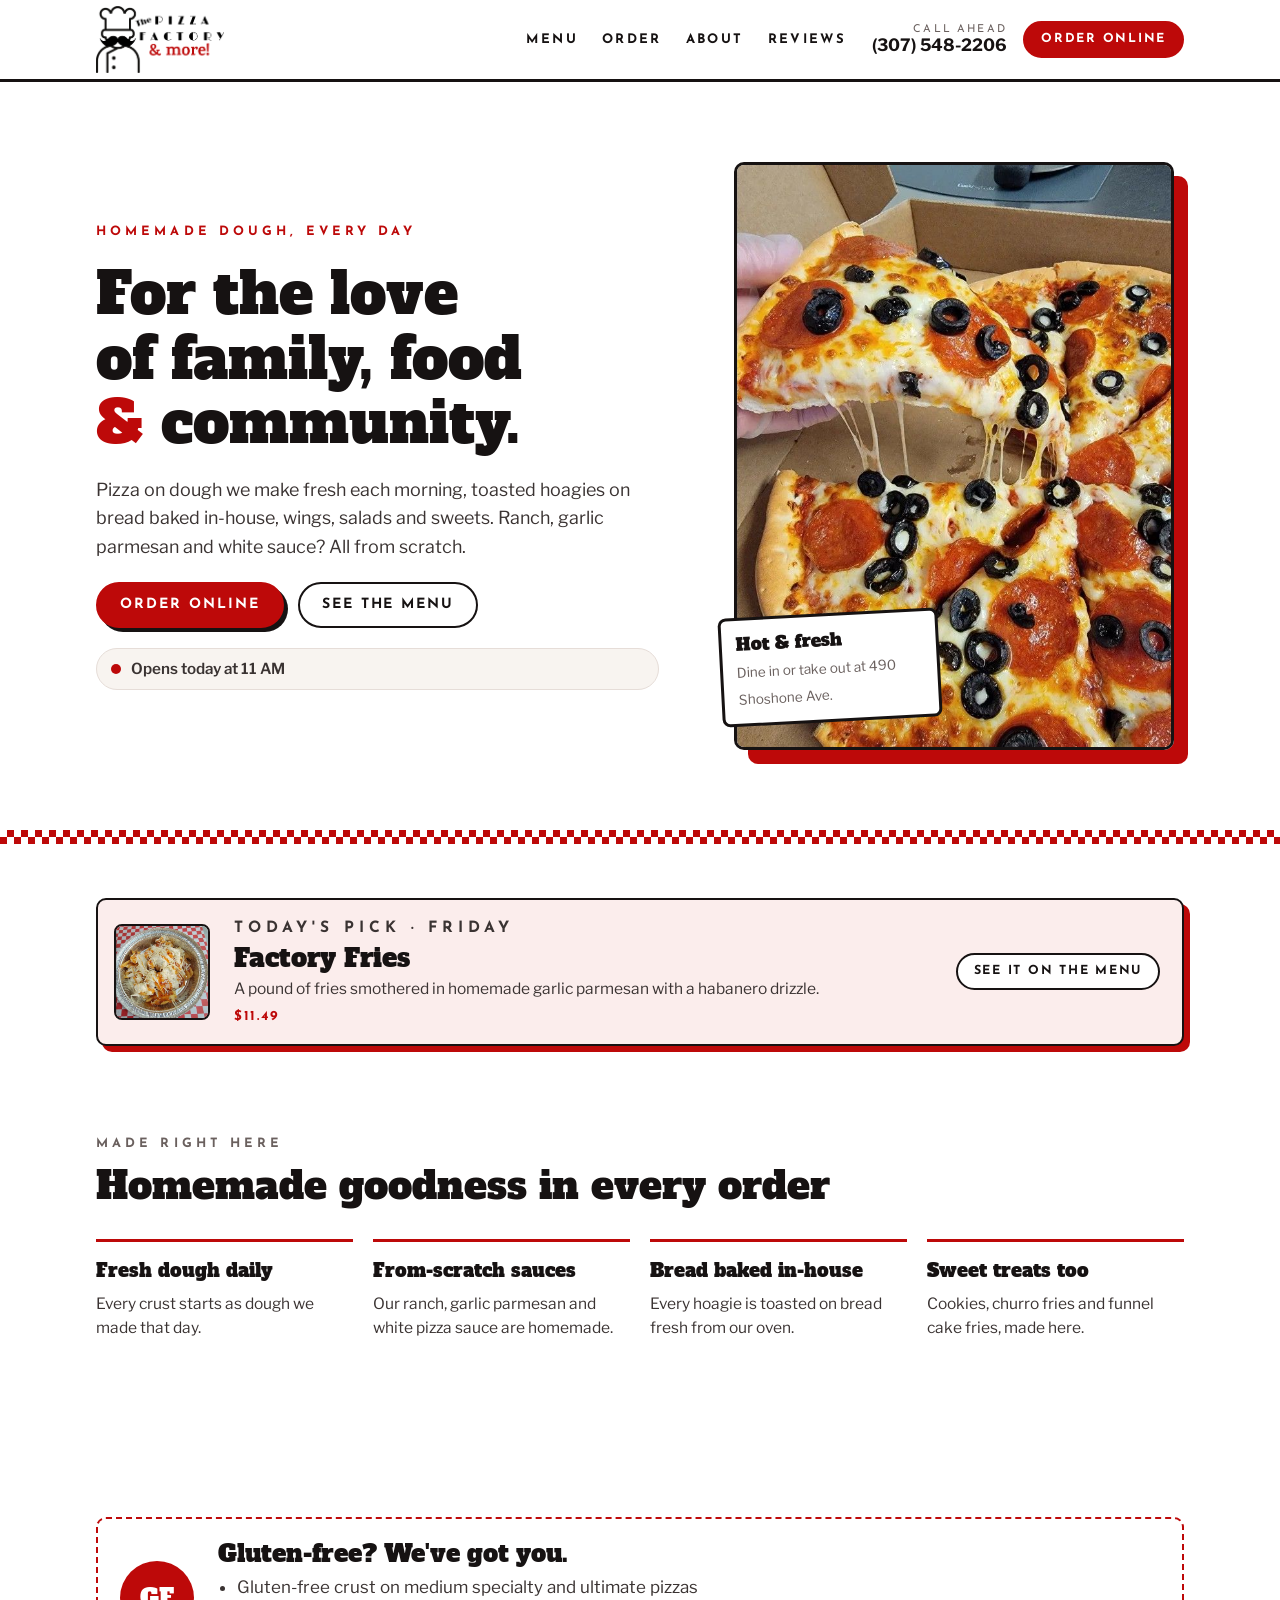
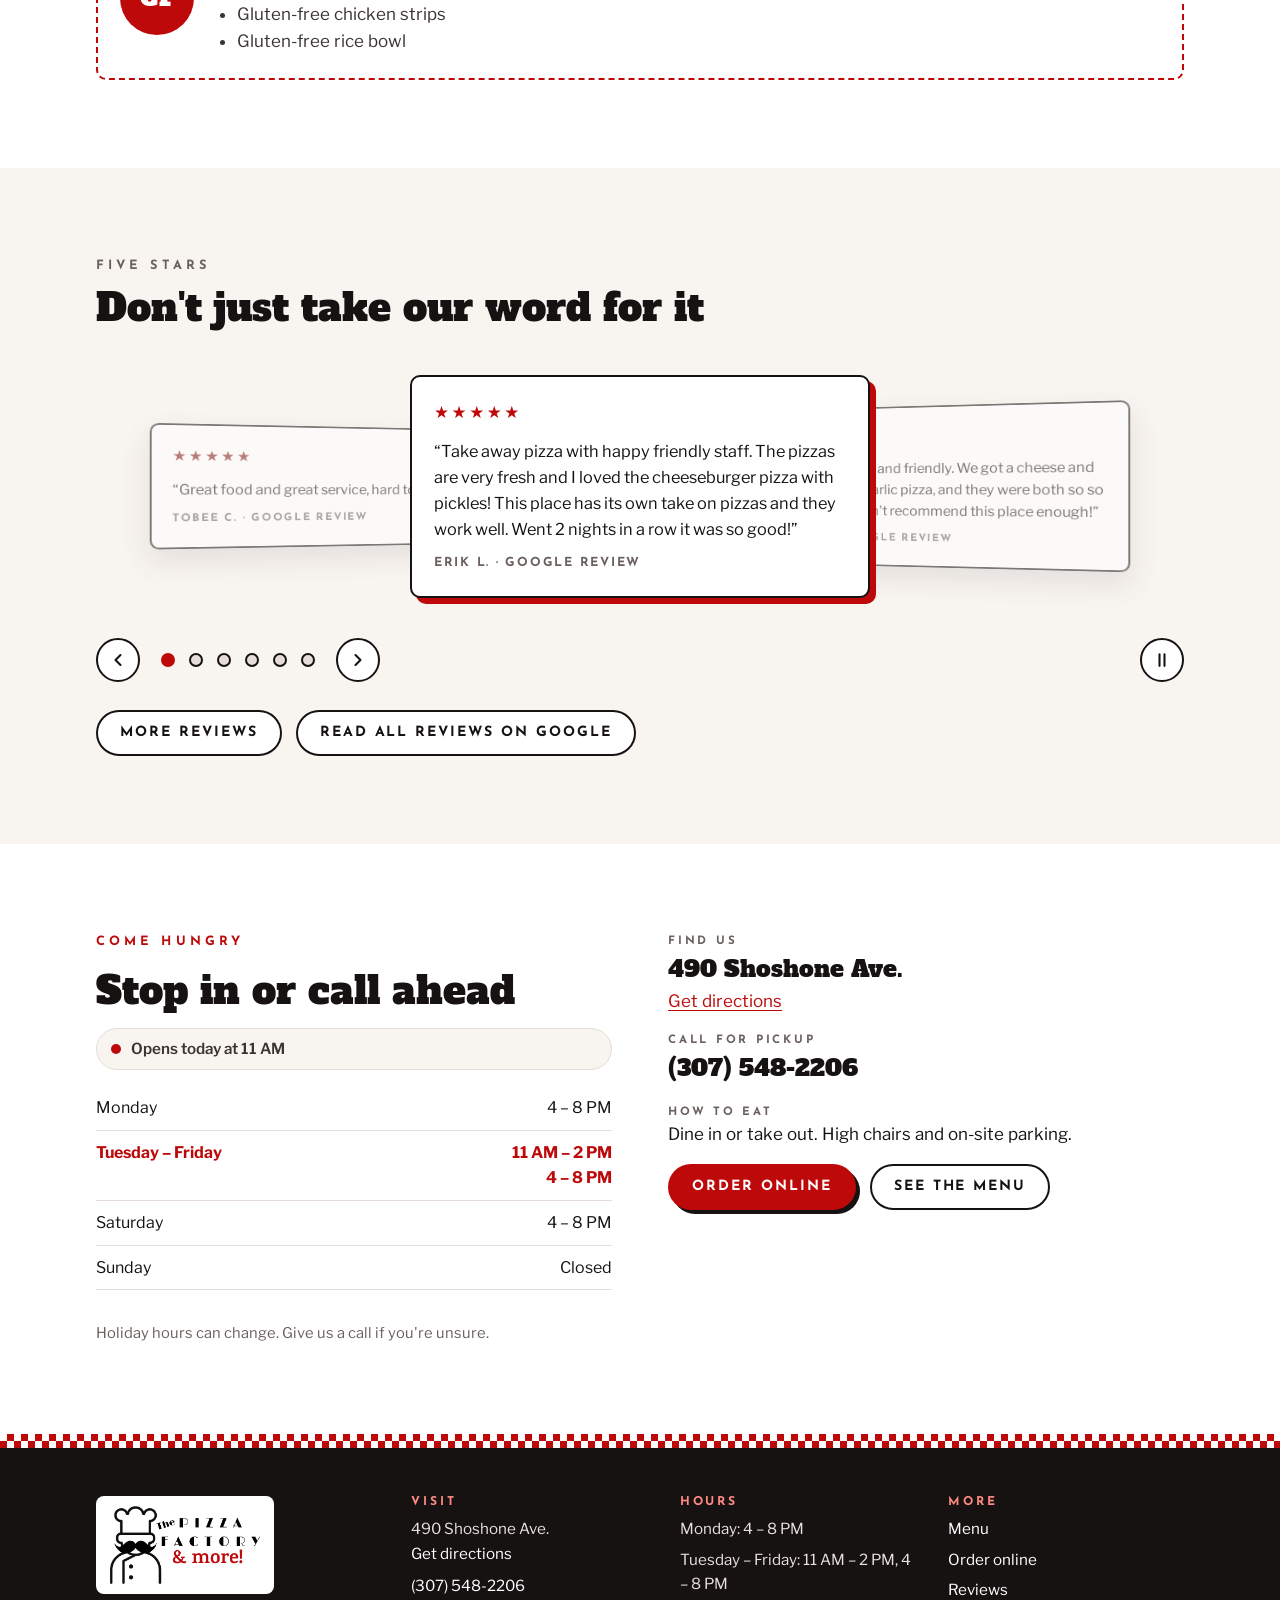
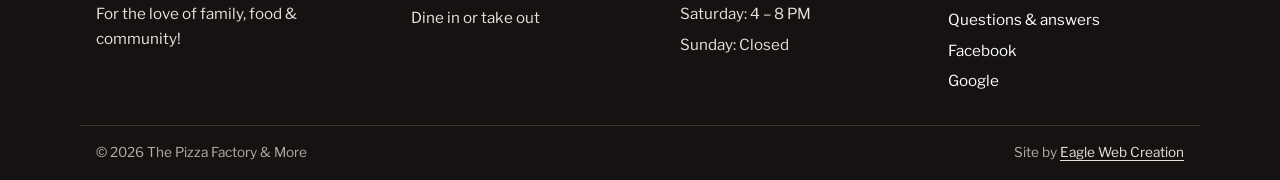
<file: index.html>
<!doctype html>
<html lang="en">
<head>
<meta charset="utf-8">
<meta name="viewport" content="width=device-width, initial-scale=1, viewport-fit=cover">
<title>The Pizza Factory &amp; More | Homemade Pizza, Hoagies &amp; Wings</title>
<meta name="description" content="Homemade pizza with dough made fresh every day, toasted hoagies on bread baked in-house, wings, salads and sweets. Dine in or take out at 490 Shoshone Ave in Lovell, Wyoming.">
<link rel="canonical" href="https://thepizzafactoryandmore.com/">
<meta name="robots" content="index, follow, max-image-preview:large">
<meta name="theme-color" content="#BD0909">
<meta name="geo.region" content="US-WY">
<meta name="geo.placename" content="Lovell, Wyoming">
<link rel="icon" href="/favicon.ico" sizes="any">
<link rel="icon" type="image/png" sizes="32x32" href="/images/favicon-32.png">
<link rel="apple-touch-icon" href="/images/apple-touch-icon.png">
<meta property="og:type" content="website">
<meta property="og:site_name" content="The Pizza Factory &amp; More">
<meta property="og:title" content="The Pizza Factory &amp; More | Homemade Pizza, Hoagies &amp; Wings">
<meta property="og:description" content="Homemade pizza with dough made fresh every day, toasted hoagies on bread baked in-house, wings, salads and sweets. Dine in or take out at 490 Shoshone Ave in Lovell, Wyoming.">
<meta property="og:url" content="https://thepizzafactoryandmore.com/">
<meta property="og:image" content="https://thepizzafactoryandmore.com/images/og-image.jpg">
<meta property="og:image:width" content="1200">
<meta property="og:image:height" content="630">
<meta property="og:locale" content="en_US">
<meta name="twitter:card" content="summary_large_image">
<link rel="preconnect" href="https://fonts.googleapis.com">
<link rel="preconnect" href="https://fonts.gstatic.com" crossorigin>
<link rel="stylesheet" href="https://fonts.googleapis.com/css2?family=Alfa+Slab+One&family=Josefin+Sans:wght@600;700&family=Libre+Franklin:wght@400;600;700&display=swap">
<link rel="stylesheet" href="/styles.css?v=5">
<script type="application/ld+json">
{
 "@context": "https://schema.org",
 "@type": "Restaurant",
 "@id": "https://thepizzafactoryandmore.com/#restaurant",
 "name": "The Pizza Factory & More",
 "alternateName": "The Pizza Factory & More!",
 "slogan": "For the love of family, food & community!",
 "description": "Family-run pizza restaurant in Lovell, Wyoming. Homemade dough every day, from-scratch ranch, garlic parmesan and white sauce, oven-toasted hoagies on bread baked in-house, wings, salads, rice bowls and sweets. Dine in or take out.",
 "url": "https://thepizzafactoryandmore.com/",
 "logo": "https://thepizzafactoryandmore.com/images/logo.png",
 "image": [
  "https://thepizzafactoryandmore.com/images/og-image.jpg",
  "https://thepizzafactoryandmore.com/images/monster.jpg",
  "https://thepizzafactoryandmore.com/images/pepperoni-olive-pizza.jpg"
 ],
 "telephone": "+1-307-548-2206",
 "priceRange": "$10–20",
 "address": {
  "@type": "PostalAddress",
  "streetAddress": "490 Shoshone Ave",
  "addressLocality": "Lovell",
  "addressRegion": "WY",
  "postalCode": "82431",
  "addressCountry": "US"
 },
 "areaServed": [
  {
   "@type": "City",
   "name": "Lovell, WY"
  },
  {
   "@type": "City",
   "name": "Cowley, WY"
  },
  {
   "@type": "City",
   "name": "Byron, WY"
  },
  {
   "@type": "City",
   "name": "Deaver, WY"
  },
  {
   "@type": "AdministrativeArea",
   "name": "Big Horn County, Wyoming"
  }
 ],
 "servesCuisine": [
  "Pizza",
  "Sandwiches",
  "Chicken Wings",
  "Salads",
  "American"
 ],
 "hasMenu": "https://thepizzafactoryandmore.com/menu",
 "acceptsReservations": false,
 "openingHoursSpecification": [
  {
   "@type": "OpeningHoursSpecification",
   "dayOfWeek": [
    "Monday",
    "Saturday"
   ],
   "opens": "16:00",
   "closes": "20:00"
  },
  {
   "@type": "OpeningHoursSpecification",
   "dayOfWeek": [
    "Tuesday",
    "Wednesday",
    "Thursday",
    "Friday"
   ],
   "opens": "11:00",
   "closes": "14:00"
  },
  {
   "@type": "OpeningHoursSpecification",
   "dayOfWeek": [
    "Tuesday",
    "Wednesday",
    "Thursday",
    "Friday"
   ],
   "opens": "16:00",
   "closes": "20:00"
  }
 ],
 "amenityFeature": [
  {
   "@type": "LocationFeatureSpecification",
   "name": "Dine-in",
   "value": true
  },
  {
   "@type": "LocationFeatureSpecification",
   "name": "Takeout",
   "value": true
  },
  {
   "@type": "LocationFeatureSpecification",
   "name": "High chairs",
   "value": true
  },
  {
   "@type": "LocationFeatureSpecification",
   "name": "On-site parking",
   "value": true
  },
  {
   "@type": "LocationFeatureSpecification",
   "name": "Gluten-free options",
   "value": true
  },
  {
   "@type": "LocationFeatureSpecification",
   "name": "Vegetarian options",
   "value": true
  }
 ],
 "sameAs": [
  "https://www.facebook.com/profile.php?id=100085848493075",
  "https://maps.google.com/?cid=877213233417625869"
 ]
}
</script>
</head>
<body>
<a class="skip" href="#main-home">Skip to content</a>
<header class="site-header">
  <div class="wrap head-row">
    <a class="brand" href="/" aria-label="The Pizza Factory &amp; More home"><img src="/images/logo.png" width="525" height="275" alt="The Pizza Factory &amp; More logo"></a>
    <nav class="nav" aria-label="Main"><a href="/menu">Menu</a><a href="/order">Order</a><a href="/about">About</a><a href="/reviews">Reviews</a></nav>
    <div class="head-call"><small>Call ahead</small><a href="tel:+13075482206">(307) 548-2206</a></div>
    <a class="btn btn-red btn-sm head-order" href="/order" data-order>Order online</a>
  </div>
</header>
<main id="main-home">
<section class="hero">
  <div class="wrap hero-grid">
    <div class="hero-copy">
      <p class="label">Homemade dough, every day</p>
      <h1>For the love of family, food <span class="r">&amp;</span> community.</h1>
      <p class="lede">Pizza on dough we make fresh each morning, toasted hoagies on bread baked in-house, wings, salads and sweets. Ranch, garlic parmesan and white sauce? All from scratch.</p>
      <div class="actions"><a class="btn btn-red" href="/order" data-order>Order online</a><a class="btn" href="/menu">See the menu</a></div>
      <p class="status" data-open-status>Tue – Fri 11 AM – 2 PM &amp; 4 – 8 PM</p>
    </div>
    <div class="hero-photo">
      <img src="/images/pepperoni-olive-pizza.jpg" alt="A slice of pepperoni and black olive pizza pulled from the pie with stretchy melted cheese" width="674" height="900" fetchpriority="high">
      <div class="tag"><b>Hot &amp; fresh</b><span>Dine in or take out at 490 Shoshone Ave.</span></div>
    </div>
  </div>
</section>
<div class="checks" aria-hidden="true"></div>
<section class="band pick-band" aria-labelledby="pick-name">
  <div class="wrap">
    <div class="pick" data-pick>
      <img src="/images/monster.jpg" alt="The Monster" width="674" height="900" data-pick-img>
      <div class="pick-copy">
        <p class="label" data-pick-label>A local favorite</p>
        <h2 id="pick-name" data-pick-name>The Monster</h2>
        <p data-pick-desc>The local favorite, loaded with everything but the kitchen sink.</p>
        <span class="pick-price" data-pick-price>From $15.49</span>
      </div>
      <a class="btn btn-sm" href="/menu#menu-ultimate" data-pick-link>See it on the menu</a>
    </div>
  </div>
</section>
<section class="band">
  <div class="wrap">
    <div class="section-head"><p class="label">Made right here</p><h2>Homemade goodness in every order</h2></div>
    <div class="made">
      <div><b>Fresh dough daily</b><span>Every crust starts as dough we made that day.</span></div>
      <div><b>From-scratch sauces</b><span>Our ranch, garlic parmesan and white pizza sauce are homemade.</span></div>
      <div><b>Bread baked in-house</b><span>Every hoagie is toasted on bread fresh from our oven.</span></div>
      <div><b>Sweet treats too</b><span>Cookies, churro fries and funnel cake fries, made here.</span></div>
    </div>
  </div>
</section>
<section class="band">
  <div class="wrap">
    <div class="gf">
      <span class="badge" aria-hidden="true">GF</span>
      <div><h2 style="font-size:1.5rem">Gluten-free? We've got you.</h2>
        <ul><li>Gluten-free crust on medium specialty and ultimate pizzas</li><li>Gluten-free chicken strips</li><li>Gluten-free rice bowl</li></ul>
      </div>
    </div>
  </div>
</section>
<section class="band band-flour">
  <div class="wrap">
    <div class="section-head"><p class="label">Five stars</p><h2>Don't just take our word for it</h2></div>
    <div class="quotes" data-carousel aria-label="Guest reviews"><figure class="quote"><span class="stars" aria-label="5 out of 5 stars">★★★★★</span>
<blockquote><p>“Take away pizza with happy friendly staff. The pizzas are very fresh and I loved the cheeseburger pizza with pickles! This place has its own take on pizzas and they work well. Went 2 nights in a row it was so good!”</p></blockquote><figcaption>Erik L. · Google review</figcaption></figure><figure class="quote"><span class="stars" aria-label="5 out of 5 stars">★★★★★</span>
<blockquote><p>“Staff was amazing and friendly. We got a cheese and then the ultimate garlic pizza, and they were both so so good. Definitely can&#x27;t recommend this place enough!”</p></blockquote><figcaption>Amanda F. · Google review</figcaption></figure><figure class="quote"><span class="stars" aria-label="5 out of 5 stars">★★★★★</span>
<blockquote><p>“They now have gluten free pizza! Ordered a pepperoni. It was great! … Great service, very friendly and accommodating!”</p></blockquote><figcaption>Jim B. · Google review</figcaption></figure><figure class="quote"><span class="stars" aria-label="5 out of 5 stars">★★★★★</span>
<blockquote><p>“3 great pizzas, 6 slices left over!! We enjoyed overeating. … Ultimate taco pizza!! Ultimate MONSTER pizza!! The cheese bread sticks were yummy too.”</p></blockquote><figcaption>I. H. · Google review</figcaption></figure><figure class="quote"><span class="stars" aria-label="5 out of 5 stars">★★★★★</span>
<blockquote><p>“Always delicious pizza! Can&#x27;t go wrong when choosing The Pizza Factory!”</p></blockquote><figcaption>Maricella L. · Google review</figcaption></figure><figure class="quote"><span class="stars" aria-label="5 out of 5 stars">★★★★★</span>
<blockquote><p>“Great food and great service, hard to go wrong here.”</p></blockquote><figcaption>Tobee C. · Google review</figcaption></figure></div>
    <div class="actions" style="margin-top:28px"><a class="btn" href="/reviews">More reviews</a><a class="btn" href="https://maps.google.com/?cid=877213233417625869" target="_blank" rel="noopener">Read all reviews on Google</a></div>
  </div>
</section>
<section class="band">
  <div class="wrap visit">
    <div>
      <p class="label">Come hungry</p>
      <h2>Stop in or call ahead</h2>
      <p class="status" data-open-status>Tue – Fri 11 AM – 2 PM &amp; 4 – 8 PM</p>
      <table class="hours"><tbody><tr data-days="1"><td>Monday</td><td>4 – 8 PM</td></tr><tr data-days="2,3,4,5"><td>Tuesday – Friday</td><td>11 AM – 2 PM<br>4 – 8 PM</td></tr><tr data-days="6"><td>Saturday</td><td>4 – 8 PM</td></tr><tr data-days="0"><td>Sunday</td><td>Closed</td></tr></tbody></table>
      <p class="note">Holiday hours can change. Give us a call if you're unsure.</p>
    </div>
    <div class="facts">
      <div class="fact"><small>Find us</small><span class="big">490 Shoshone Ave.</span><br><a href="https://www.google.com/maps/dir/?api=1&destination=490+Shoshone+Ave,+Lovell,+WY+82431" target="_blank" rel="noopener">Get directions</a></div>
      <div class="fact"><small>Call for pickup</small><a class="big" href="tel:+13075482206">(307) 548-2206</a></div>
      <div class="fact"><small>How to eat</small><span>Dine in or take out. High chairs and on-site parking.</span></div>
      <div class="actions"><a class="btn btn-red" href="/order" data-order>Order online</a><a class="btn" href="/menu">See the menu</a></div>
    </div>
  </div>
</section>
</main>
<div class="callbar"><a class="btn btn-red" href="tel:+13075482206"><svg viewBox="0 0 24 24" fill="none" stroke="currentColor" stroke-width="2" stroke-linecap="round" stroke-linejoin="round" aria-hidden="true"><path d="M22 16.9v3a2 2 0 0 1-2.2 2 19.8 19.8 0 0 1-8.6-3.1 19.5 19.5 0 0 1-6-6A19.8 19.8 0 0 1 2.1 4.2 2 2 0 0 1 4.1 2h3a2 2 0 0 1 2 1.7c.1.9.4 1.8.7 2.7a2 2 0 0 1-.5 2.1L8 9.8a16 16 0 0 0 6 6l1.3-1.3a2 2 0 0 1 2.1-.4c.9.3 1.8.6 2.7.7a2 2 0 0 1 1.7 2z"/></svg> Call</a><a class="btn" href="https://www.google.com/maps/dir/?api=1&amp;destination=490+Shoshone+Ave,+Lovell,+WY+82431" target="_blank" rel="noopener"><svg viewBox="0 0 24 24" fill="none" stroke="currentColor" stroke-width="2" stroke-linecap="round" stroke-linejoin="round" aria-hidden="true"><path d="M21 10c0 7-9 13-9 13S3 17 3 10a9 9 0 0 1 18 0z"/><circle cx="12" cy="10" r="3"/></svg> Directions</a></div>
<footer class="site-footer">
  <div class="checks" aria-hidden="true"></div>
  <div class="wrap foot-grid">
    <div>
      <div class="foot-logo"><img src="/images/logo.png" width="525" height="275" alt="The Pizza Factory &amp; More" loading="lazy"></div>
      <p>For the love of family, food &amp; community!</p>
    </div>
    <div>
      <h3>Visit</h3>
      <p>490 Shoshone Ave.<br><a href="https://www.google.com/maps/dir/?api=1&destination=490+Shoshone+Ave,+Lovell,+WY+82431" target="_blank" rel="noopener">Get directions</a></p>
      <p><a href="tel:+13075482206">(307) 548-2206</a></p>
      <p>Dine in or take out</p>
    </div>
    <div>
      <h3>Hours</h3>
      <ul><li>Monday: 4 – 8 PM</li><li>Tuesday – Friday: 11 AM – 2 PM, 4 – 8 PM</li><li>Saturday: 4 – 8 PM</li><li>Sunday: Closed</li></ul>
    </div>
    <div>
      <h3>More</h3>
      <ul>
        <li><a href="/menu">Menu</a></li>
        <li><a href="/order">Order online</a></li>
        <li><a href="/reviews">Reviews</a></li>
        <li><a href="/faq">Questions &amp; answers</a></li>
        <li><a href="https://www.facebook.com/profile.php?id=100085848493075" target="_blank" rel="noopener">Facebook</a></li>
        <li><a href="https://maps.google.com/?cid=877213233417625869" target="_blank" rel="noopener">Google</a></li>
      </ul>
    </div>
  </div>
  <div class="wrap foot-base">
    <span>&copy; <span data-year>2026</span> The Pizza Factory &amp; More</span>
    <span>Site by <a href="https://eaglewebcreation.com" target="_blank" rel="noopener">Eagle Web Creation</a></span>
  </div>
</footer>
<script src="/site.js?v=5" defer></script>
</body>
</html>
</file>
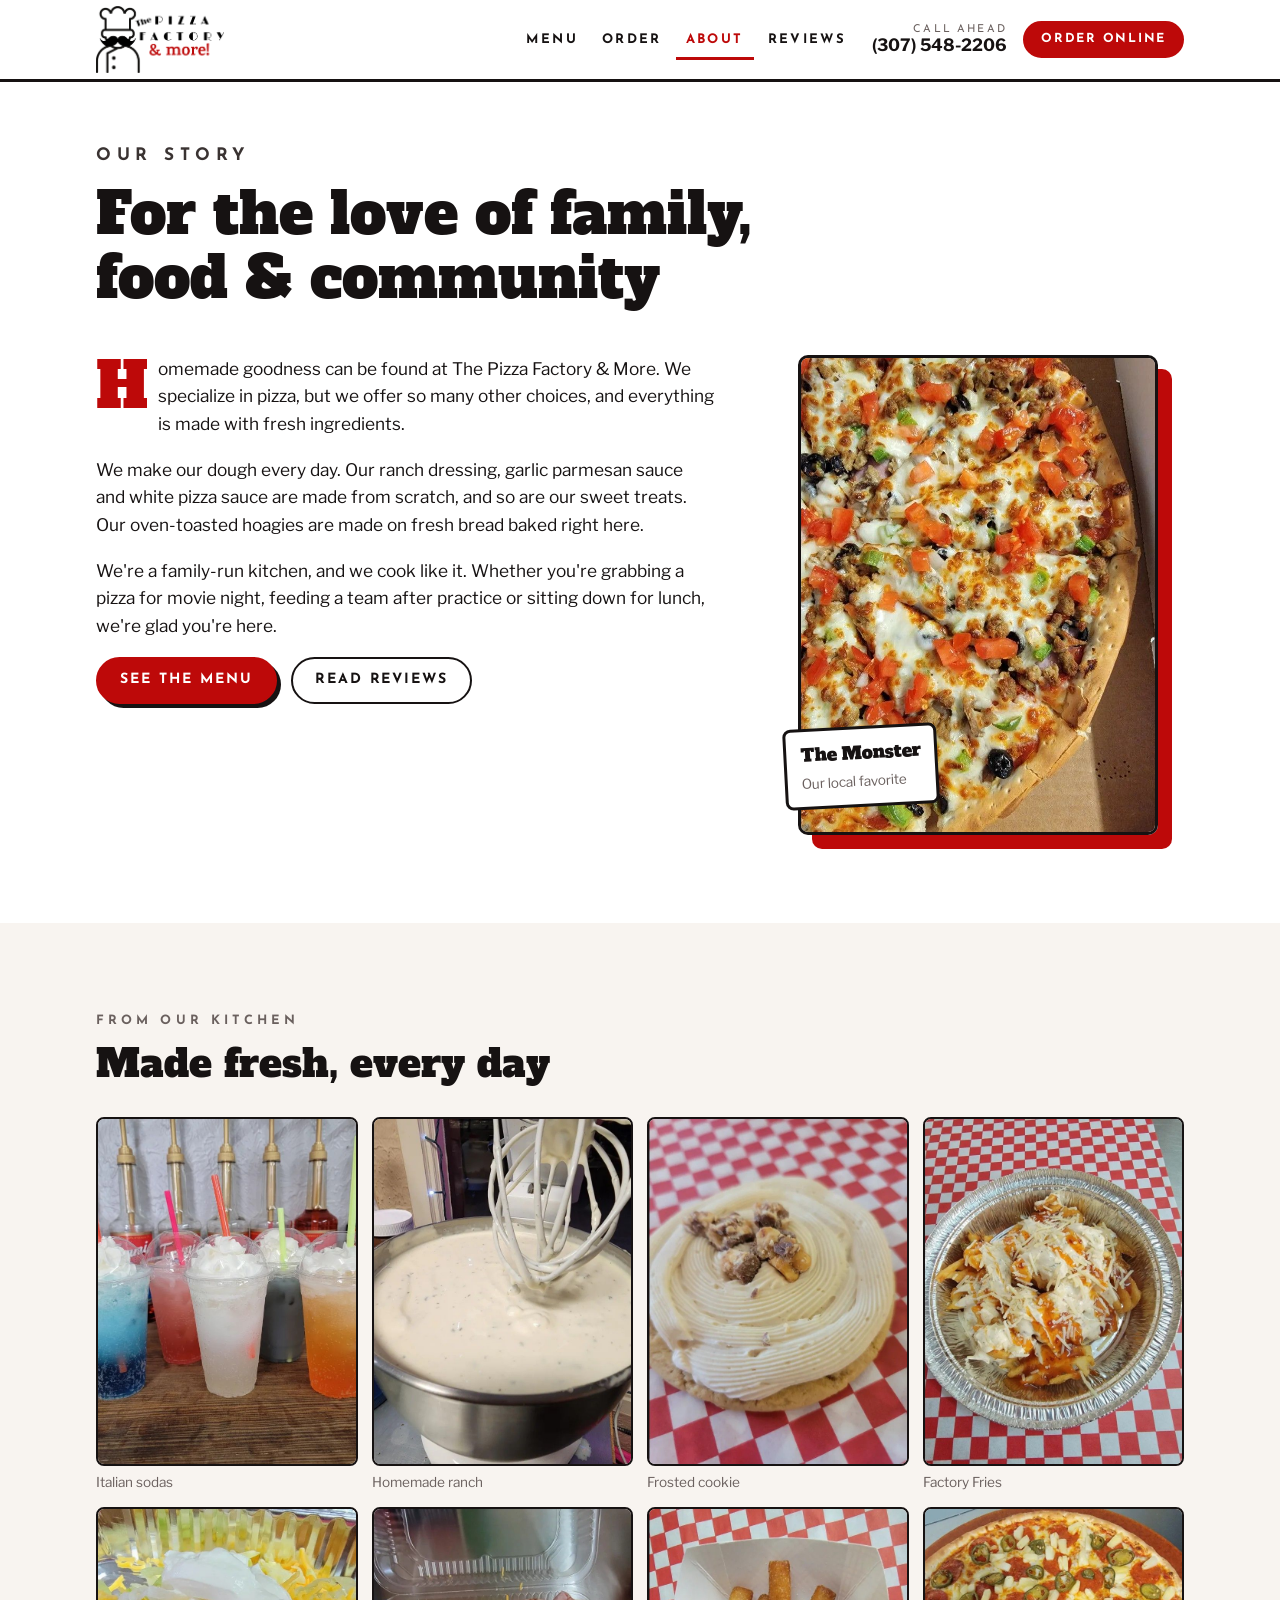
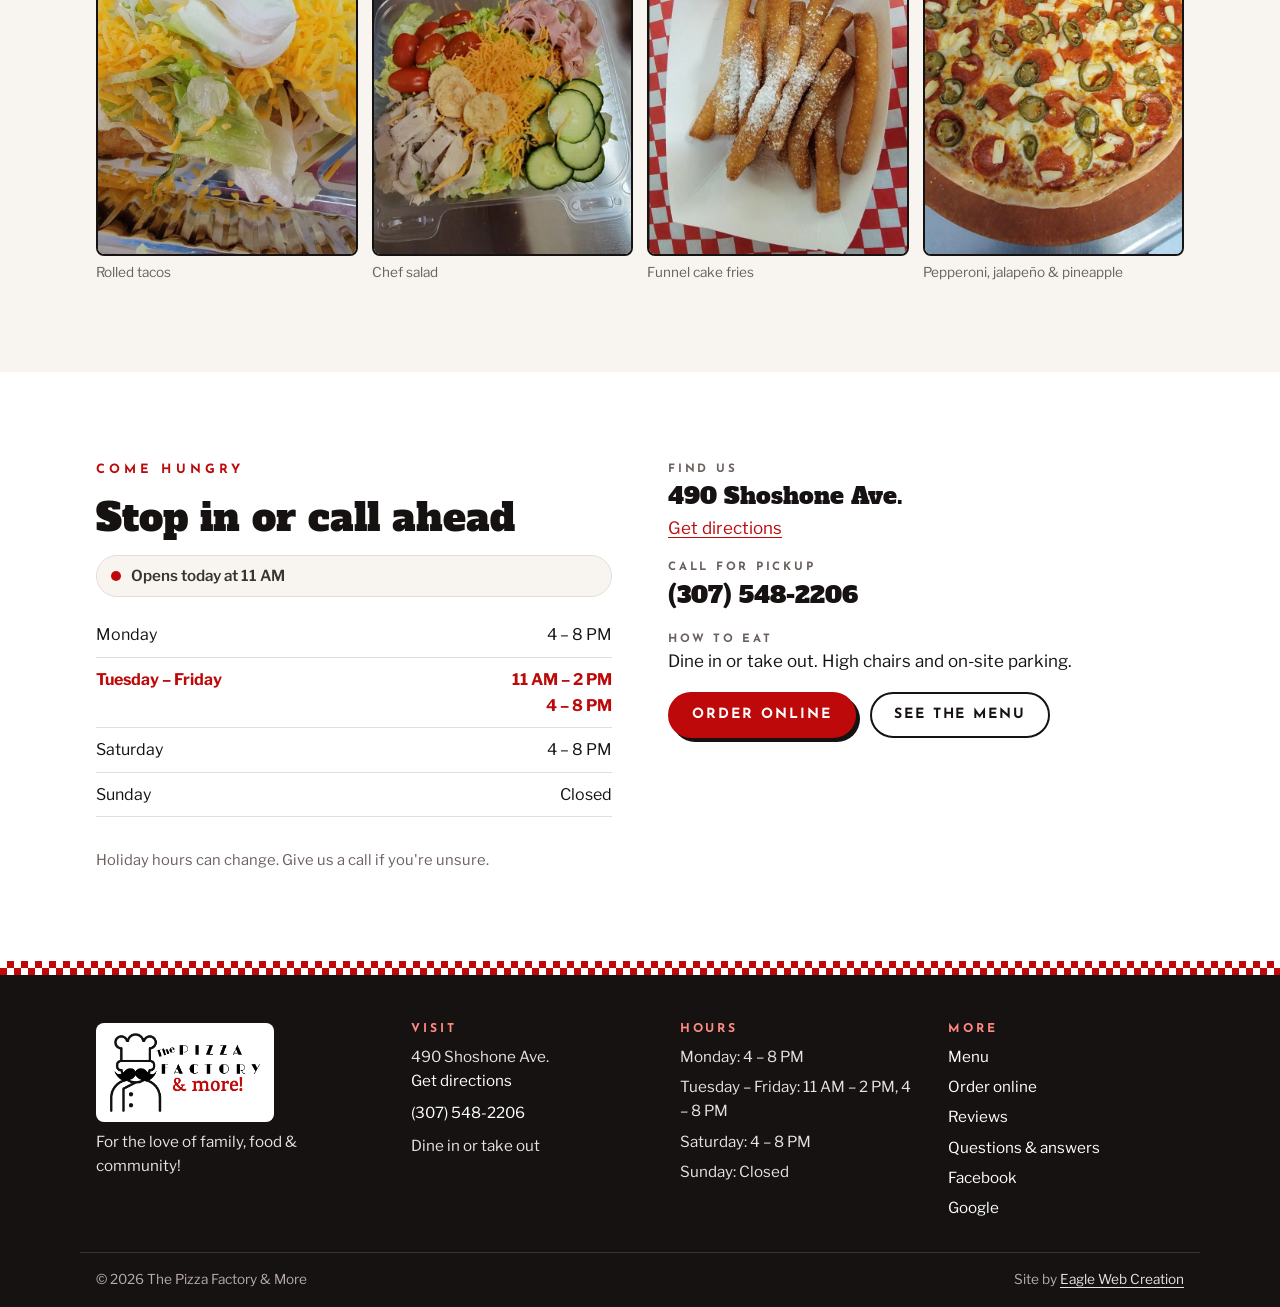
<file: about.html>
<!doctype html>
<html lang="en">
<head>
<meta charset="utf-8">
<meta name="viewport" content="width=device-width, initial-scale=1, viewport-fit=cover">
<title>About Us | The Pizza Factory &amp; More</title>
<meta name="description" content="A family-run kitchen making pizza dough, ranch, garlic parmesan and white sauce from scratch, and baking hoagie bread in-house, in Lovell, Wyoming.">
<link rel="canonical" href="https://thepizzafactoryandmore.com/about">
<meta name="robots" content="index, follow, max-image-preview:large">
<meta name="theme-color" content="#BD0909">
<meta name="geo.region" content="US-WY">
<meta name="geo.placename" content="Lovell, Wyoming">
<link rel="icon" href="/favicon.ico" sizes="any">
<link rel="icon" type="image/png" sizes="32x32" href="/images/favicon-32.png">
<link rel="apple-touch-icon" href="/images/apple-touch-icon.png">
<meta property="og:type" content="website">
<meta property="og:site_name" content="The Pizza Factory &amp; More">
<meta property="og:title" content="About Us | The Pizza Factory &amp; More">
<meta property="og:description" content="A family-run kitchen making pizza dough, ranch, garlic parmesan and white sauce from scratch, and baking hoagie bread in-house, in Lovell, Wyoming.">
<meta property="og:url" content="https://thepizzafactoryandmore.com/about">
<meta property="og:image" content="https://thepizzafactoryandmore.com/images/og-image.jpg">
<meta property="og:image:width" content="1200">
<meta property="og:image:height" content="630">
<meta property="og:locale" content="en_US">
<meta name="twitter:card" content="summary_large_image">
<link rel="preconnect" href="https://fonts.googleapis.com">
<link rel="preconnect" href="https://fonts.gstatic.com" crossorigin>
<link rel="stylesheet" href="https://fonts.googleapis.com/css2?family=Alfa+Slab+One&family=Josefin+Sans:wght@600;700&family=Libre+Franklin:wght@400;600;700&display=swap">
<link rel="stylesheet" href="/styles.css?v=5">
<script type="application/ld+json">
{
 "@context": "https://schema.org",
 "@type": "Restaurant",
 "@id": "https://thepizzafactoryandmore.com/#restaurant",
 "name": "The Pizza Factory & More",
 "alternateName": "The Pizza Factory & More!",
 "slogan": "For the love of family, food & community!",
 "description": "Family-run pizza restaurant in Lovell, Wyoming. Homemade dough every day, from-scratch ranch, garlic parmesan and white sauce, oven-toasted hoagies on bread baked in-house, wings, salads, rice bowls and sweets. Dine in or take out.",
 "url": "https://thepizzafactoryandmore.com/",
 "logo": "https://thepizzafactoryandmore.com/images/logo.png",
 "image": [
  "https://thepizzafactoryandmore.com/images/og-image.jpg",
  "https://thepizzafactoryandmore.com/images/monster.jpg",
  "https://thepizzafactoryandmore.com/images/pepperoni-olive-pizza.jpg"
 ],
 "telephone": "+1-307-548-2206",
 "priceRange": "$10–20",
 "address": {
  "@type": "PostalAddress",
  "streetAddress": "490 Shoshone Ave",
  "addressLocality": "Lovell",
  "addressRegion": "WY",
  "postalCode": "82431",
  "addressCountry": "US"
 },
 "areaServed": [
  {
   "@type": "City",
   "name": "Lovell, WY"
  },
  {
   "@type": "City",
   "name": "Cowley, WY"
  },
  {
   "@type": "City",
   "name": "Byron, WY"
  },
  {
   "@type": "City",
   "name": "Deaver, WY"
  },
  {
   "@type": "AdministrativeArea",
   "name": "Big Horn County, Wyoming"
  }
 ],
 "servesCuisine": [
  "Pizza",
  "Sandwiches",
  "Chicken Wings",
  "Salads",
  "American"
 ],
 "hasMenu": "https://thepizzafactoryandmore.com/menu",
 "acceptsReservations": false,
 "openingHoursSpecification": [
  {
   "@type": "OpeningHoursSpecification",
   "dayOfWeek": [
    "Monday",
    "Saturday"
   ],
   "opens": "16:00",
   "closes": "20:00"
  },
  {
   "@type": "OpeningHoursSpecification",
   "dayOfWeek": [
    "Tuesday",
    "Wednesday",
    "Thursday",
    "Friday"
   ],
   "opens": "11:00",
   "closes": "14:00"
  },
  {
   "@type": "OpeningHoursSpecification",
   "dayOfWeek": [
    "Tuesday",
    "Wednesday",
    "Thursday",
    "Friday"
   ],
   "opens": "16:00",
   "closes": "20:00"
  }
 ],
 "amenityFeature": [
  {
   "@type": "LocationFeatureSpecification",
   "name": "Dine-in",
   "value": true
  },
  {
   "@type": "LocationFeatureSpecification",
   "name": "Takeout",
   "value": true
  },
  {
   "@type": "LocationFeatureSpecification",
   "name": "High chairs",
   "value": true
  },
  {
   "@type": "LocationFeatureSpecification",
   "name": "On-site parking",
   "value": true
  },
  {
   "@type": "LocationFeatureSpecification",
   "name": "Gluten-free options",
   "value": true
  },
  {
   "@type": "LocationFeatureSpecification",
   "name": "Vegetarian options",
   "value": true
  }
 ],
 "sameAs": [
  "https://www.facebook.com/profile.php?id=100085848493075",
  "https://maps.google.com/?cid=877213233417625869"
 ]
}
</script>
</head>
<body>
<a class="skip" href="#main-about">Skip to content</a>
<header class="site-header">
  <div class="wrap head-row">
    <a class="brand" href="/" aria-label="The Pizza Factory &amp; More home"><img src="/images/logo.png" width="525" height="275" alt="The Pizza Factory &amp; More logo"></a>
    <nav class="nav" aria-label="Main"><a href="/menu">Menu</a><a href="/order">Order</a><a href="/about" aria-current="page">About</a><a href="/reviews">Reviews</a></nav>
    <div class="head-call"><small>Call ahead</small><a href="tel:+13075482206">(307) 548-2206</a></div>
    <a class="btn btn-red btn-sm head-order" href="/order" data-order>Order online</a>
  </div>
</header>
<main id="main-about">
<div class="wrap page-head"><p class="label">Our story</p><h1>For the love of family, food &amp; community</h1></div>
<section class="band" style="padding-top:8px">
  <div class="wrap two">
    <div class="story">
      <p>Homemade goodness can be found at The Pizza Factory &amp; More. We specialize in pizza, but we offer so many other choices, and everything is made with fresh ingredients.</p>
      <p>We make our dough every day. Our ranch dressing, garlic parmesan sauce and white pizza sauce are made from scratch, and so are our sweet treats. Our oven-toasted hoagies are made on fresh bread baked right here.</p>
      <p>We're a family-run kitchen, and we cook like it. Whether you're grabbing a pizza for movie night, feeding a team after practice or sitting down for lunch, we're glad you're here.</p>
      <div class="actions"><a class="btn btn-red" href="/menu">See the menu</a><a class="btn" href="/reviews">Read reviews</a></div>
    </div>
    <div class="hero-photo" style="max-width:360px"><img src="/images/monster.jpg" alt="The Monster pizza loaded with toppings" width="674" height="900" loading="lazy">
      <div class="tag"><b>The Monster</b><span>Our local favorite</span></div></div>
  </div>
</section>
<section class="band band-flour">
  <div class="wrap">
    <div class="section-head"><p class="label">From our kitchen</p><h2>Made fresh, every day</h2></div>
    <div class="gallery"><figure><img src="/images/italian-sodas.jpg" alt="Italian sodas" loading="lazy"><figcaption>Italian sodas</figcaption></figure><figure><img src="/images/homemade-ranch.jpg" alt="Homemade ranch" loading="lazy"><figcaption>Homemade ranch</figcaption></figure><figure><img src="/images/frosted-cookie.jpg" alt="Frosted cookie" loading="lazy"><figcaption>Frosted cookie</figcaption></figure><figure><img src="/images/factory-fries.jpg" alt="Factory Fries" loading="lazy"><figcaption>Factory Fries</figcaption></figure><figure><img src="/images/rolled-tacos.jpg" alt="Rolled tacos" loading="lazy"><figcaption>Rolled tacos</figcaption></figure><figure><img src="/images/chef-salad.jpg" alt="Chef salad" loading="lazy"><figcaption>Chef salad</figcaption></figure><figure><img src="/images/funnel-cake-fries.jpg" alt="Funnel cake fries" loading="lazy"><figcaption>Funnel cake fries</figcaption></figure><figure><img src="/images/pepperoni-jalapeno-pineapple.jpg" alt="Pepperoni, jalapeño &amp; pineapple" loading="lazy"><figcaption>Pepperoni, jalapeño &amp; pineapple</figcaption></figure></div>
  </div>
</section>
<section class="band">
  <div class="wrap visit">
    <div>
      <p class="label">Come hungry</p>
      <h2>Stop in or call ahead</h2>
      <p class="status" data-open-status>Tue – Fri 11 AM – 2 PM &amp; 4 – 8 PM</p>
      <table class="hours"><tbody><tr data-days="1"><td>Monday</td><td>4 – 8 PM</td></tr><tr data-days="2,3,4,5"><td>Tuesday – Friday</td><td>11 AM – 2 PM<br>4 – 8 PM</td></tr><tr data-days="6"><td>Saturday</td><td>4 – 8 PM</td></tr><tr data-days="0"><td>Sunday</td><td>Closed</td></tr></tbody></table>
      <p class="note">Holiday hours can change. Give us a call if you're unsure.</p>
    </div>
    <div class="facts">
      <div class="fact"><small>Find us</small><span class="big">490 Shoshone Ave.</span><br><a href="https://www.google.com/maps/dir/?api=1&destination=490+Shoshone+Ave,+Lovell,+WY+82431" target="_blank" rel="noopener">Get directions</a></div>
      <div class="fact"><small>Call for pickup</small><a class="big" href="tel:+13075482206">(307) 548-2206</a></div>
      <div class="fact"><small>How to eat</small><span>Dine in or take out. High chairs and on-site parking.</span></div>
      <div class="actions"><a class="btn btn-red" href="/order" data-order>Order online</a><a class="btn" href="/menu">See the menu</a></div>
    </div>
  </div>
</section>
</main>
<div class="callbar"><a class="btn btn-red" href="tel:+13075482206"><svg viewBox="0 0 24 24" fill="none" stroke="currentColor" stroke-width="2" stroke-linecap="round" stroke-linejoin="round" aria-hidden="true"><path d="M22 16.9v3a2 2 0 0 1-2.2 2 19.8 19.8 0 0 1-8.6-3.1 19.5 19.5 0 0 1-6-6A19.8 19.8 0 0 1 2.1 4.2 2 2 0 0 1 4.1 2h3a2 2 0 0 1 2 1.7c.1.9.4 1.8.7 2.7a2 2 0 0 1-.5 2.1L8 9.8a16 16 0 0 0 6 6l1.3-1.3a2 2 0 0 1 2.1-.4c.9.3 1.8.6 2.7.7a2 2 0 0 1 1.7 2z"/></svg> Call</a><a class="btn" href="https://www.google.com/maps/dir/?api=1&amp;destination=490+Shoshone+Ave,+Lovell,+WY+82431" target="_blank" rel="noopener"><svg viewBox="0 0 24 24" fill="none" stroke="currentColor" stroke-width="2" stroke-linecap="round" stroke-linejoin="round" aria-hidden="true"><path d="M21 10c0 7-9 13-9 13S3 17 3 10a9 9 0 0 1 18 0z"/><circle cx="12" cy="10" r="3"/></svg> Directions</a></div>
<footer class="site-footer">
  <div class="checks" aria-hidden="true"></div>
  <div class="wrap foot-grid">
    <div>
      <div class="foot-logo"><img src="/images/logo.png" width="525" height="275" alt="The Pizza Factory &amp; More" loading="lazy"></div>
      <p>For the love of family, food &amp; community!</p>
    </div>
    <div>
      <h3>Visit</h3>
      <p>490 Shoshone Ave.<br><a href="https://www.google.com/maps/dir/?api=1&destination=490+Shoshone+Ave,+Lovell,+WY+82431" target="_blank" rel="noopener">Get directions</a></p>
      <p><a href="tel:+13075482206">(307) 548-2206</a></p>
      <p>Dine in or take out</p>
    </div>
    <div>
      <h3>Hours</h3>
      <ul><li>Monday: 4 – 8 PM</li><li>Tuesday – Friday: 11 AM – 2 PM, 4 – 8 PM</li><li>Saturday: 4 – 8 PM</li><li>Sunday: Closed</li></ul>
    </div>
    <div>
      <h3>More</h3>
      <ul>
        <li><a href="/menu">Menu</a></li>
        <li><a href="/order">Order online</a></li>
        <li><a href="/reviews">Reviews</a></li>
        <li><a href="/faq">Questions &amp; answers</a></li>
        <li><a href="https://www.facebook.com/profile.php?id=100085848493075" target="_blank" rel="noopener">Facebook</a></li>
        <li><a href="https://maps.google.com/?cid=877213233417625869" target="_blank" rel="noopener">Google</a></li>
      </ul>
    </div>
  </div>
  <div class="wrap foot-base">
    <span>&copy; <span data-year>2026</span> The Pizza Factory &amp; More</span>
    <span>Site by <a href="https://eaglewebcreation.com" target="_blank" rel="noopener">Eagle Web Creation</a></span>
  </div>
</footer>
<script src="/site.js?v=5" defer></script>
</body>
</html>
</file>
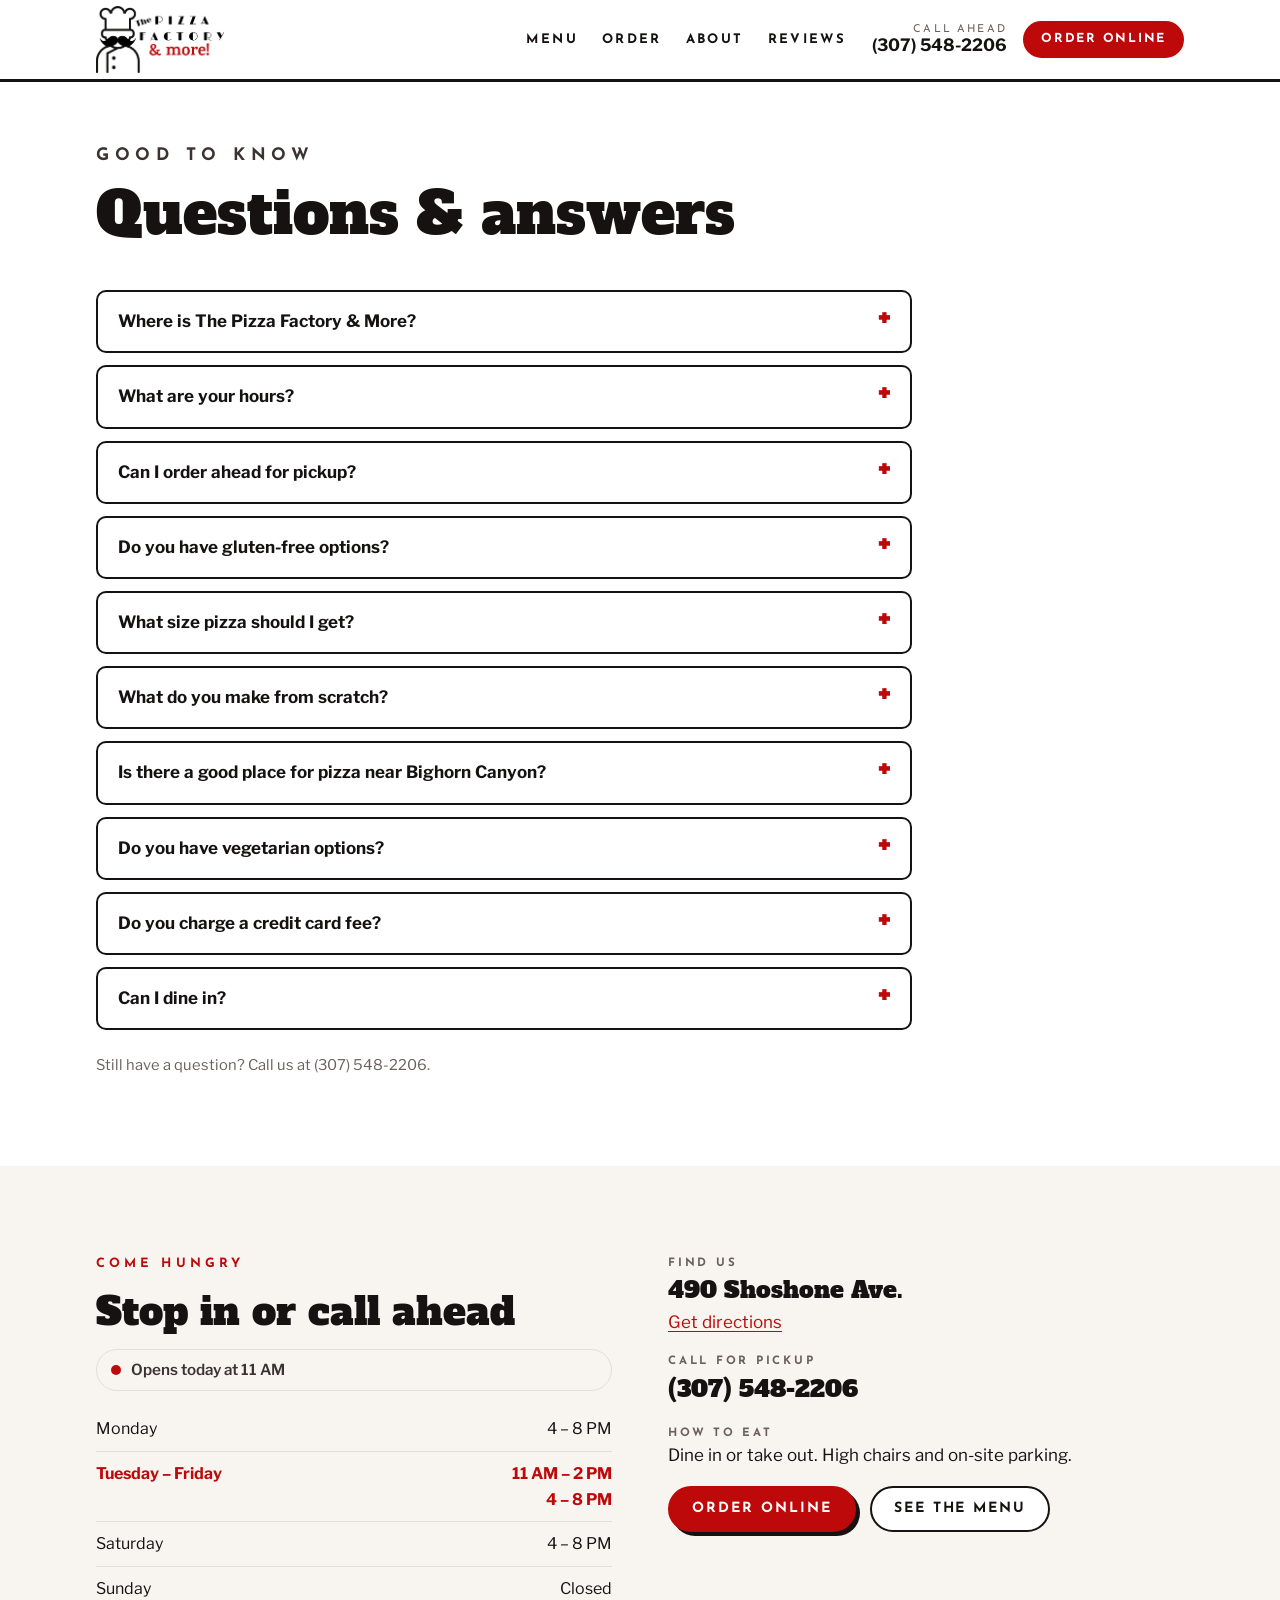
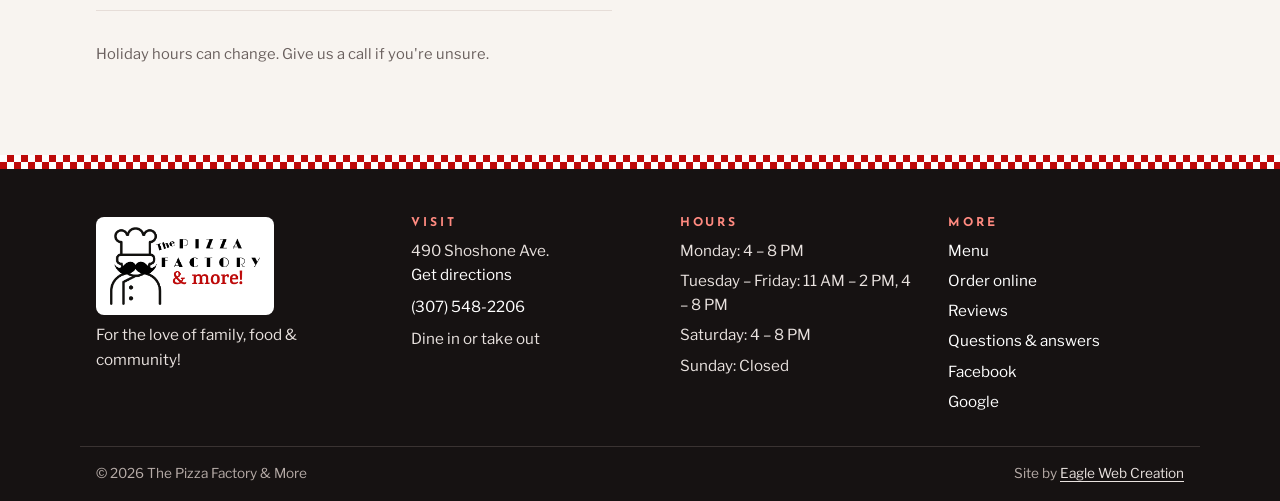
<file: faq.html>
<!doctype html>
<html lang="en">
<head>
<meta charset="utf-8">
<meta name="viewport" content="width=device-width, initial-scale=1, viewport-fit=cover">
<title>Questions &amp; Answers | The Pizza Factory &amp; More</title>
<meta name="description" content="Answers about The Pizza Factory &amp; More in Lovell, Wyoming: hours, location, gluten-free options, pizza sizes, ordering ahead and payment.">
<link rel="canonical" href="https://thepizzafactoryandmore.com/faq">
<meta name="robots" content="index, follow, max-image-preview:large">
<meta name="theme-color" content="#BD0909">
<meta name="geo.region" content="US-WY">
<meta name="geo.placename" content="Lovell, Wyoming">
<link rel="icon" href="/favicon.ico" sizes="any">
<link rel="icon" type="image/png" sizes="32x32" href="/images/favicon-32.png">
<link rel="apple-touch-icon" href="/images/apple-touch-icon.png">
<meta property="og:type" content="website">
<meta property="og:site_name" content="The Pizza Factory &amp; More">
<meta property="og:title" content="Questions &amp; Answers | The Pizza Factory &amp; More">
<meta property="og:description" content="Answers about The Pizza Factory &amp; More in Lovell, Wyoming: hours, location, gluten-free options, pizza sizes, ordering ahead and payment.">
<meta property="og:url" content="https://thepizzafactoryandmore.com/faq">
<meta property="og:image" content="https://thepizzafactoryandmore.com/images/og-image.jpg">
<meta property="og:image:width" content="1200">
<meta property="og:image:height" content="630">
<meta property="og:locale" content="en_US">
<meta name="twitter:card" content="summary_large_image">
<link rel="preconnect" href="https://fonts.googleapis.com">
<link rel="preconnect" href="https://fonts.gstatic.com" crossorigin>
<link rel="stylesheet" href="https://fonts.googleapis.com/css2?family=Alfa+Slab+One&family=Josefin+Sans:wght@600;700&family=Libre+Franklin:wght@400;600;700&display=swap">
<link rel="stylesheet" href="/styles.css?v=5">
<script type="application/ld+json">
{
 "@context": "https://schema.org",
 "@type": "Restaurant",
 "@id": "https://thepizzafactoryandmore.com/#restaurant",
 "name": "The Pizza Factory & More",
 "alternateName": "The Pizza Factory & More!",
 "slogan": "For the love of family, food & community!",
 "description": "Family-run pizza restaurant in Lovell, Wyoming. Homemade dough every day, from-scratch ranch, garlic parmesan and white sauce, oven-toasted hoagies on bread baked in-house, wings, salads, rice bowls and sweets. Dine in or take out.",
 "url": "https://thepizzafactoryandmore.com/",
 "logo": "https://thepizzafactoryandmore.com/images/logo.png",
 "image": [
  "https://thepizzafactoryandmore.com/images/og-image.jpg",
  "https://thepizzafactoryandmore.com/images/monster.jpg",
  "https://thepizzafactoryandmore.com/images/pepperoni-olive-pizza.jpg"
 ],
 "telephone": "+1-307-548-2206",
 "priceRange": "$10–20",
 "address": {
  "@type": "PostalAddress",
  "streetAddress": "490 Shoshone Ave",
  "addressLocality": "Lovell",
  "addressRegion": "WY",
  "postalCode": "82431",
  "addressCountry": "US"
 },
 "areaServed": [
  {
   "@type": "City",
   "name": "Lovell, WY"
  },
  {
   "@type": "City",
   "name": "Cowley, WY"
  },
  {
   "@type": "City",
   "name": "Byron, WY"
  },
  {
   "@type": "City",
   "name": "Deaver, WY"
  },
  {
   "@type": "AdministrativeArea",
   "name": "Big Horn County, Wyoming"
  }
 ],
 "servesCuisine": [
  "Pizza",
  "Sandwiches",
  "Chicken Wings",
  "Salads",
  "American"
 ],
 "hasMenu": "https://thepizzafactoryandmore.com/menu",
 "acceptsReservations": false,
 "openingHoursSpecification": [
  {
   "@type": "OpeningHoursSpecification",
   "dayOfWeek": [
    "Monday",
    "Saturday"
   ],
   "opens": "16:00",
   "closes": "20:00"
  },
  {
   "@type": "OpeningHoursSpecification",
   "dayOfWeek": [
    "Tuesday",
    "Wednesday",
    "Thursday",
    "Friday"
   ],
   "opens": "11:00",
   "closes": "14:00"
  },
  {
   "@type": "OpeningHoursSpecification",
   "dayOfWeek": [
    "Tuesday",
    "Wednesday",
    "Thursday",
    "Friday"
   ],
   "opens": "16:00",
   "closes": "20:00"
  }
 ],
 "amenityFeature": [
  {
   "@type": "LocationFeatureSpecification",
   "name": "Dine-in",
   "value": true
  },
  {
   "@type": "LocationFeatureSpecification",
   "name": "Takeout",
   "value": true
  },
  {
   "@type": "LocationFeatureSpecification",
   "name": "High chairs",
   "value": true
  },
  {
   "@type": "LocationFeatureSpecification",
   "name": "On-site parking",
   "value": true
  },
  {
   "@type": "LocationFeatureSpecification",
   "name": "Gluten-free options",
   "value": true
  },
  {
   "@type": "LocationFeatureSpecification",
   "name": "Vegetarian options",
   "value": true
  }
 ],
 "sameAs": [
  "https://www.facebook.com/profile.php?id=100085848493075",
  "https://maps.google.com/?cid=877213233417625869"
 ]
}
</script>
<script type="application/ld+json">
{
 "@context": "https://schema.org",
 "@type": "FAQPage",
 "mainEntity": [
  {
   "@type": "Question",
   "name": "Where is The Pizza Factory & More?",
   "acceptedAnswer": {
    "@type": "Answer",
    "text": "We're at 490 Shoshone Ave in Lovell, Wyoming 82431, in the Big Horn Basin. It's an easy drive from Cowley, Byron and Deaver."
   }
  },
  {
   "@type": "Question",
   "name": "What are your hours?",
   "acceptedAnswer": {
    "@type": "Answer",
    "text": "Monday 4 to 8 PM. Tuesday through Friday 11 AM to 2 PM and 4 to 8 PM. Saturday 4 to 8 PM. Closed Sunday. Holiday hours can change, so give us a call if you're unsure."
   }
  },
  {
   "@type": "Question",
   "name": "Can I order ahead for pickup?",
   "acceptedAnswer": {
    "@type": "Answer",
    "text": "Yes. Call (307) 548-2206 and we'll have your order hot and ready when you get here. Online ordering is on the way."
   }
  },
  {
   "@type": "Question",
   "name": "Do you have gluten-free options?",
   "acceptedAnswer": {
    "@type": "Answer",
    "text": "Yes. We offer a gluten-free crust on medium specialty and ultimate pizzas, gluten-free chicken strips and a gluten-free rice bowl. Let us know when you order."
   }
  },
  {
   "@type": "Question",
   "name": "What size pizza should I get?",
   "acceptedAnswer": {
    "@type": "Answer",
    "text": "An individual pizza is made for one person and also comes as a flat bread. A medium is 8 slices and feeds 2 to 4. A large is 12 slices and feeds 4 to 6."
   }
  },
  {
   "@type": "Question",
   "name": "What do you make from scratch?",
   "acceptedAnswer": {
    "@type": "Answer",
    "text": "Our pizza dough is made fresh every day. Our ranch dressing, garlic parmesan sauce, white pizza sauce and sweet treats are homemade, and our hoagies are made on bread baked in-house."
   }
  },
  {
   "@type": "Question",
   "name": "Is there a good place for pizza near Bighorn Canyon?",
   "acceptedAnswer": {
    "@type": "Answer",
    "text": "Lovell is the gateway town to the Bighorn Canyon National Recreation Area. Grab a pizza or a few toasted hoagies to go before you head out to the canyon."
   }
  },
  {
   "@type": "Question",
   "name": "Do you have vegetarian options?",
   "acceptedAnswer": {
    "@type": "Answer",
    "text": "Yes. Try the Veggie pizza, a cheese pizza with your favorite veggie toppings, a garden salad, breadsticks or any of our fried sides."
   }
  },
  {
   "@type": "Question",
   "name": "Do you charge a credit card fee?",
   "acceptedAnswer": {
    "@type": "Answer",
    "text": "We charge an additional 3% for credit card use to help offset processing costs. Debit cards are not surcharged."
   }
  },
  {
   "@type": "Question",
   "name": "Can I dine in?",
   "acceptedAnswer": {
    "@type": "Answer",
    "text": "Yes. We offer dine-in and takeout, with high chairs for little ones and parking on site."
   }
  }
 ]
}
</script>
</head>
<body>
<a class="skip" href="#main-faq">Skip to content</a>
<header class="site-header">
  <div class="wrap head-row">
    <a class="brand" href="/" aria-label="The Pizza Factory &amp; More home"><img src="/images/logo.png" width="525" height="275" alt="The Pizza Factory &amp; More logo"></a>
    <nav class="nav" aria-label="Main"><a href="/menu">Menu</a><a href="/order">Order</a><a href="/about">About</a><a href="/reviews">Reviews</a></nav>
    <div class="head-call"><small>Call ahead</small><a href="tel:+13075482206">(307) 548-2206</a></div>
    <a class="btn btn-red btn-sm head-order" href="/order" data-order>Order online</a>
  </div>
</header>
<main id="main-faq">
<div class="wrap page-head"><p class="label">Good to know</p><h1>Questions &amp; answers</h1></div>
<section class="band" style="padding-top:8px">
  <div class="wrap"><div class="faq"><details><summary>Where is The Pizza Factory &amp; More?</summary><p>We&#x27;re at 490 Shoshone Ave in Lovell, Wyoming 82431, in the Big Horn Basin. It&#x27;s an easy drive from Cowley, Byron and Deaver.</p></details><details><summary>What are your hours?</summary><p>Monday 4 to 8 PM. Tuesday through Friday 11 AM to 2 PM and 4 to 8 PM. Saturday 4 to 8 PM. Closed Sunday. Holiday hours can change, so give us a call if you&#x27;re unsure.</p></details><details><summary>Can I order ahead for pickup?</summary><p>Yes. Call (307) 548-2206 and we&#x27;ll have your order hot and ready when you get here. Online ordering is on the way.</p></details><details><summary>Do you have gluten-free options?</summary><p>Yes. We offer a gluten-free crust on medium specialty and ultimate pizzas, gluten-free chicken strips and a gluten-free rice bowl. Let us know when you order.</p></details><details><summary>What size pizza should I get?</summary><p>An individual pizza is made for one person and also comes as a flat bread. A medium is 8 slices and feeds 2 to 4. A large is 12 slices and feeds 4 to 6.</p></details><details><summary>What do you make from scratch?</summary><p>Our pizza dough is made fresh every day. Our ranch dressing, garlic parmesan sauce, white pizza sauce and sweet treats are homemade, and our hoagies are made on bread baked in-house.</p></details><details><summary>Is there a good place for pizza near Bighorn Canyon?</summary><p>Lovell is the gateway town to the Bighorn Canyon National Recreation Area. Grab a pizza or a few toasted hoagies to go before you head out to the canyon.</p></details><details><summary>Do you have vegetarian options?</summary><p>Yes. Try the Veggie pizza, a cheese pizza with your favorite veggie toppings, a garden salad, breadsticks or any of our fried sides.</p></details><details><summary>Do you charge a credit card fee?</summary><p>We charge an additional 3% for credit card use to help offset processing costs. Debit cards are not surcharged.</p></details><details><summary>Can I dine in?</summary><p>Yes. We offer dine-in and takeout, with high chairs for little ones and parking on site.</p></details></div>
  <p class="note" style="margin-top:24px">Still have a question? Call us at (307) 548-2206.</p></div>
</section>
<section class="band band-flour">
  <div class="wrap visit">
    <div>
      <p class="label">Come hungry</p>
      <h2>Stop in or call ahead</h2>
      <p class="status" data-open-status>Tue – Fri 11 AM – 2 PM &amp; 4 – 8 PM</p>
      <table class="hours"><tbody><tr data-days="1"><td>Monday</td><td>4 – 8 PM</td></tr><tr data-days="2,3,4,5"><td>Tuesday – Friday</td><td>11 AM – 2 PM<br>4 – 8 PM</td></tr><tr data-days="6"><td>Saturday</td><td>4 – 8 PM</td></tr><tr data-days="0"><td>Sunday</td><td>Closed</td></tr></tbody></table>
      <p class="note">Holiday hours can change. Give us a call if you're unsure.</p>
    </div>
    <div class="facts">
      <div class="fact"><small>Find us</small><span class="big">490 Shoshone Ave.</span><br><a href="https://www.google.com/maps/dir/?api=1&destination=490+Shoshone+Ave,+Lovell,+WY+82431" target="_blank" rel="noopener">Get directions</a></div>
      <div class="fact"><small>Call for pickup</small><a class="big" href="tel:+13075482206">(307) 548-2206</a></div>
      <div class="fact"><small>How to eat</small><span>Dine in or take out. High chairs and on-site parking.</span></div>
      <div class="actions"><a class="btn btn-red" href="/order" data-order>Order online</a><a class="btn" href="/menu">See the menu</a></div>
    </div>
  </div>
</section>
</main>
<div class="callbar"><a class="btn btn-red" href="tel:+13075482206"><svg viewBox="0 0 24 24" fill="none" stroke="currentColor" stroke-width="2" stroke-linecap="round" stroke-linejoin="round" aria-hidden="true"><path d="M22 16.9v3a2 2 0 0 1-2.2 2 19.8 19.8 0 0 1-8.6-3.1 19.5 19.5 0 0 1-6-6A19.8 19.8 0 0 1 2.1 4.2 2 2 0 0 1 4.1 2h3a2 2 0 0 1 2 1.7c.1.9.4 1.8.7 2.7a2 2 0 0 1-.5 2.1L8 9.8a16 16 0 0 0 6 6l1.3-1.3a2 2 0 0 1 2.1-.4c.9.3 1.8.6 2.7.7a2 2 0 0 1 1.7 2z"/></svg> Call</a><a class="btn" href="https://www.google.com/maps/dir/?api=1&amp;destination=490+Shoshone+Ave,+Lovell,+WY+82431" target="_blank" rel="noopener"><svg viewBox="0 0 24 24" fill="none" stroke="currentColor" stroke-width="2" stroke-linecap="round" stroke-linejoin="round" aria-hidden="true"><path d="M21 10c0 7-9 13-9 13S3 17 3 10a9 9 0 0 1 18 0z"/><circle cx="12" cy="10" r="3"/></svg> Directions</a></div>
<footer class="site-footer">
  <div class="checks" aria-hidden="true"></div>
  <div class="wrap foot-grid">
    <div>
      <div class="foot-logo"><img src="/images/logo.png" width="525" height="275" alt="The Pizza Factory &amp; More" loading="lazy"></div>
      <p>For the love of family, food &amp; community!</p>
    </div>
    <div>
      <h3>Visit</h3>
      <p>490 Shoshone Ave.<br><a href="https://www.google.com/maps/dir/?api=1&destination=490+Shoshone+Ave,+Lovell,+WY+82431" target="_blank" rel="noopener">Get directions</a></p>
      <p><a href="tel:+13075482206">(307) 548-2206</a></p>
      <p>Dine in or take out</p>
    </div>
    <div>
      <h3>Hours</h3>
      <ul><li>Monday: 4 – 8 PM</li><li>Tuesday – Friday: 11 AM – 2 PM, 4 – 8 PM</li><li>Saturday: 4 – 8 PM</li><li>Sunday: Closed</li></ul>
    </div>
    <div>
      <h3>More</h3>
      <ul>
        <li><a href="/menu">Menu</a></li>
        <li><a href="/order">Order online</a></li>
        <li><a href="/reviews">Reviews</a></li>
        <li><a href="/faq">Questions &amp; answers</a></li>
        <li><a href="https://www.facebook.com/profile.php?id=100085848493075" target="_blank" rel="noopener">Facebook</a></li>
        <li><a href="https://maps.google.com/?cid=877213233417625869" target="_blank" rel="noopener">Google</a></li>
      </ul>
    </div>
  </div>
  <div class="wrap foot-base">
    <span>&copy; <span data-year>2026</span> The Pizza Factory &amp; More</span>
    <span>Site by <a href="https://eaglewebcreation.com" target="_blank" rel="noopener">Eagle Web Creation</a></span>
  </div>
</footer>
<script src="/site.js?v=5" defer></script>
</body>
</html>
</file>
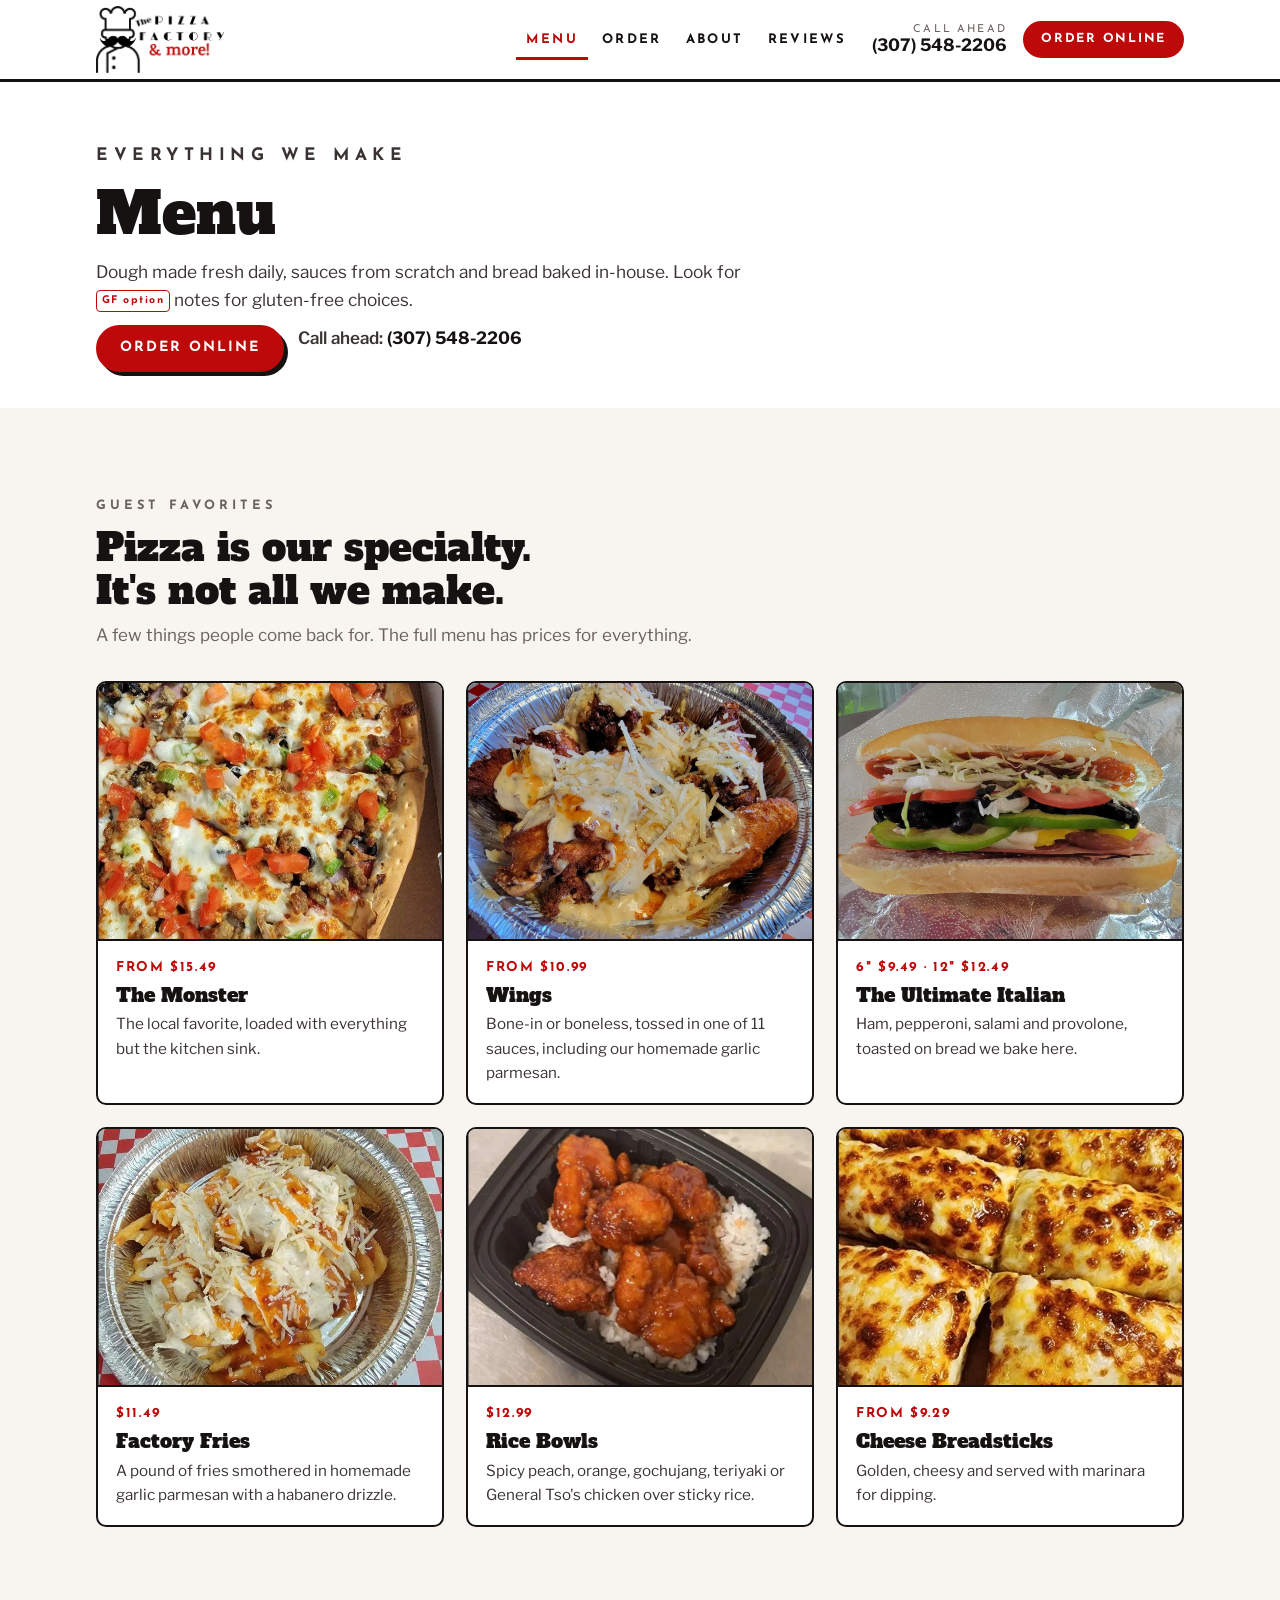
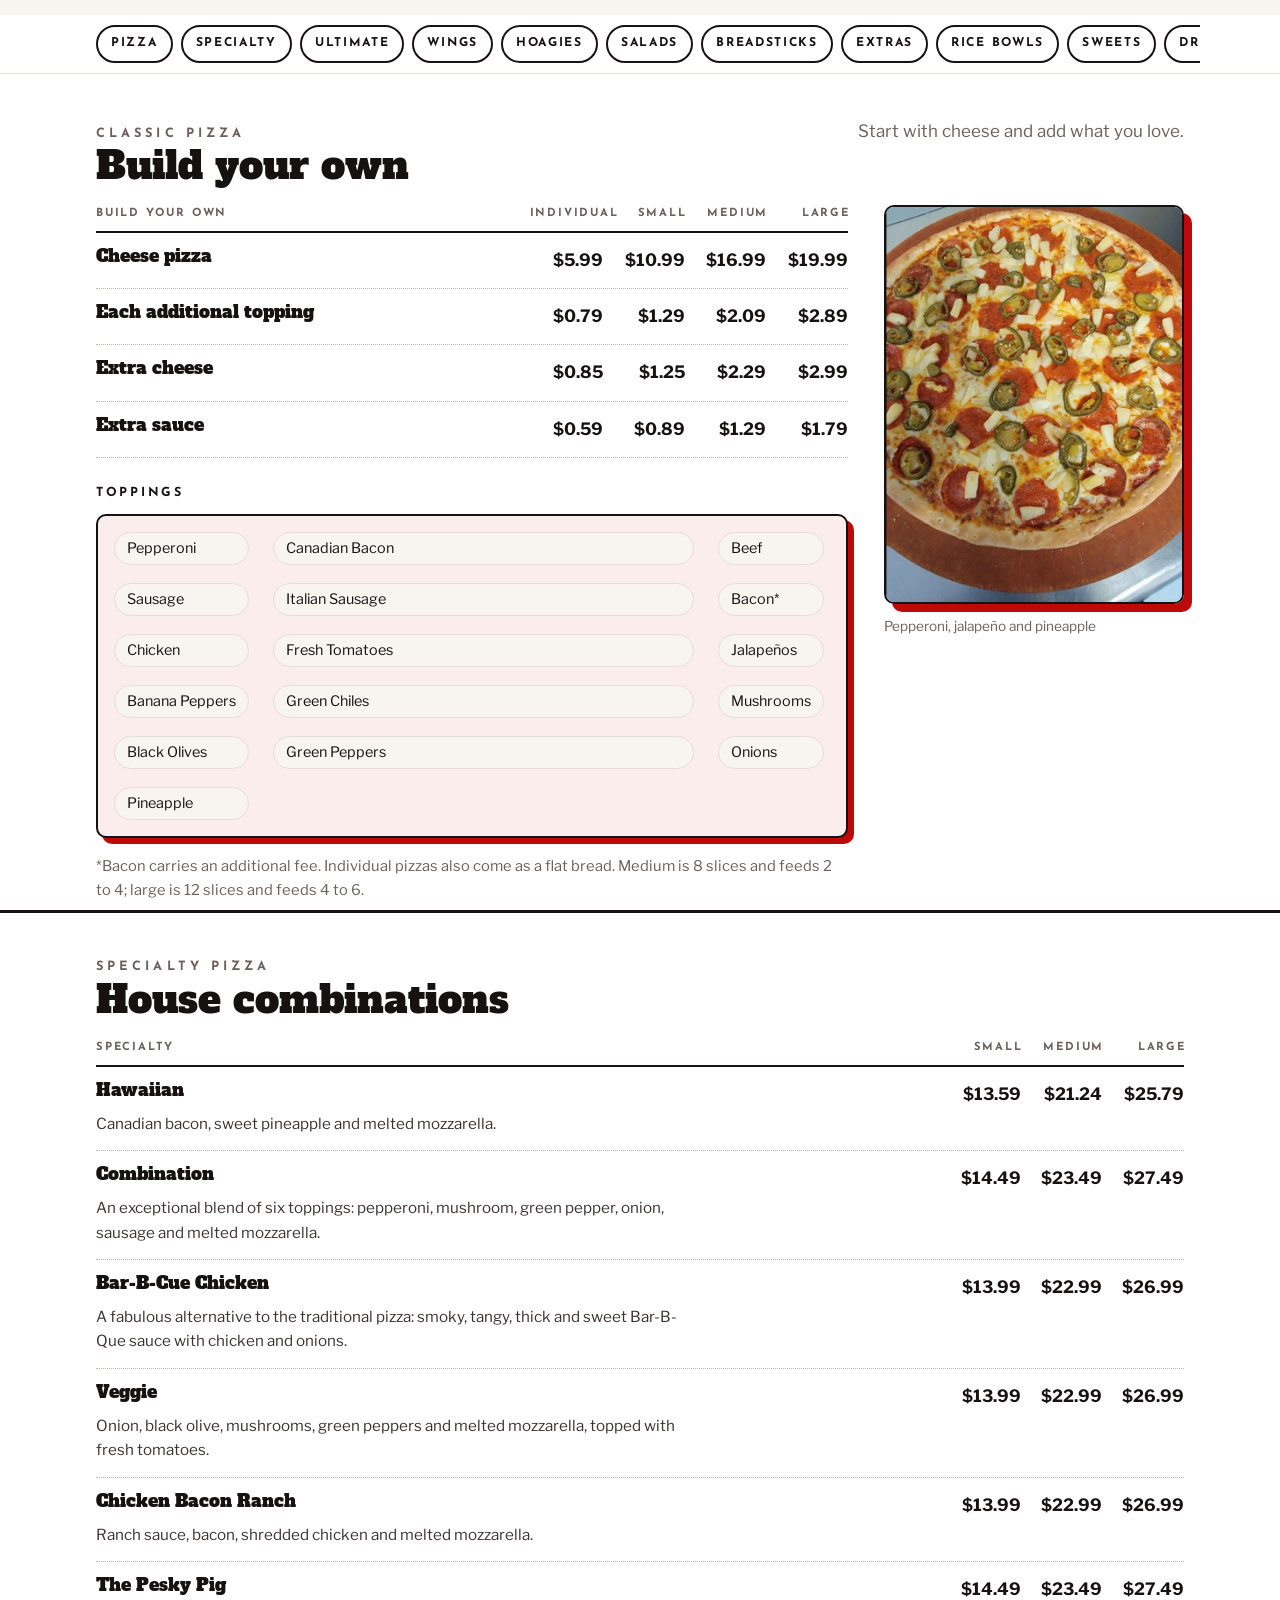
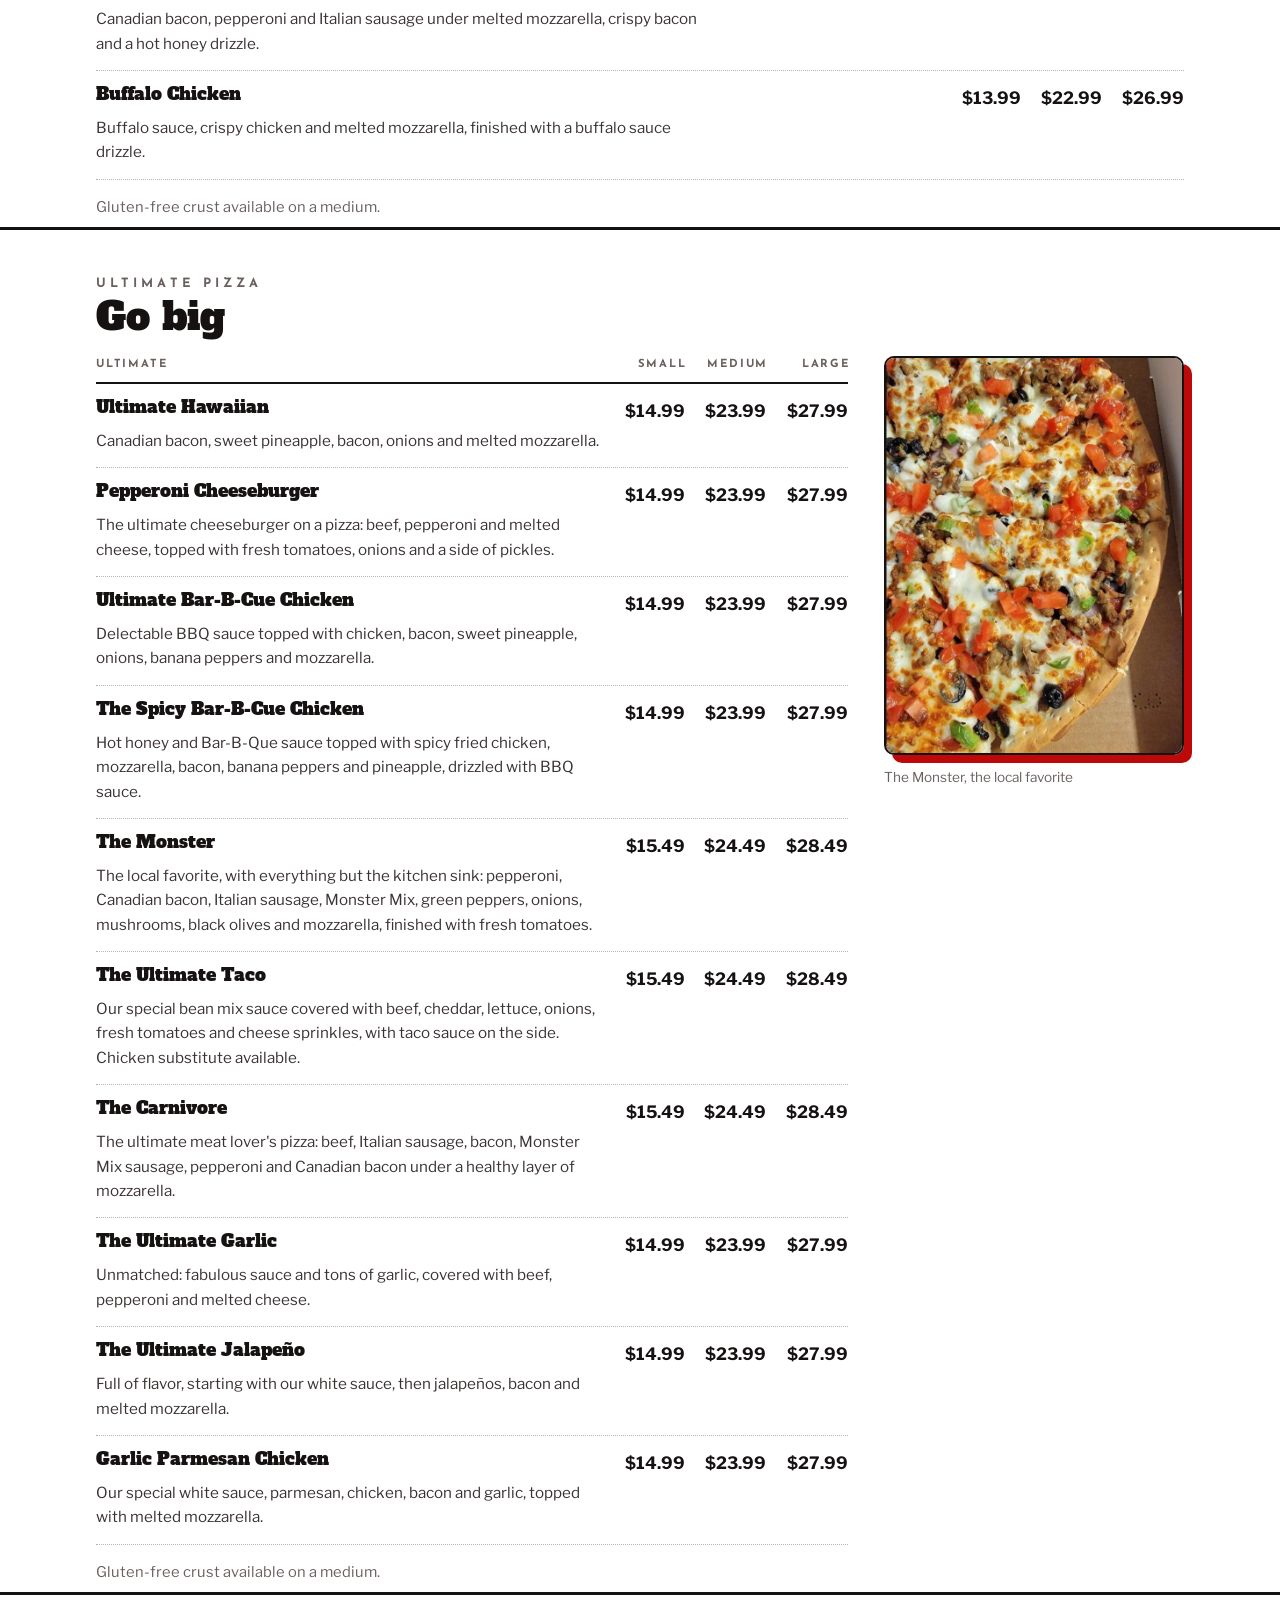
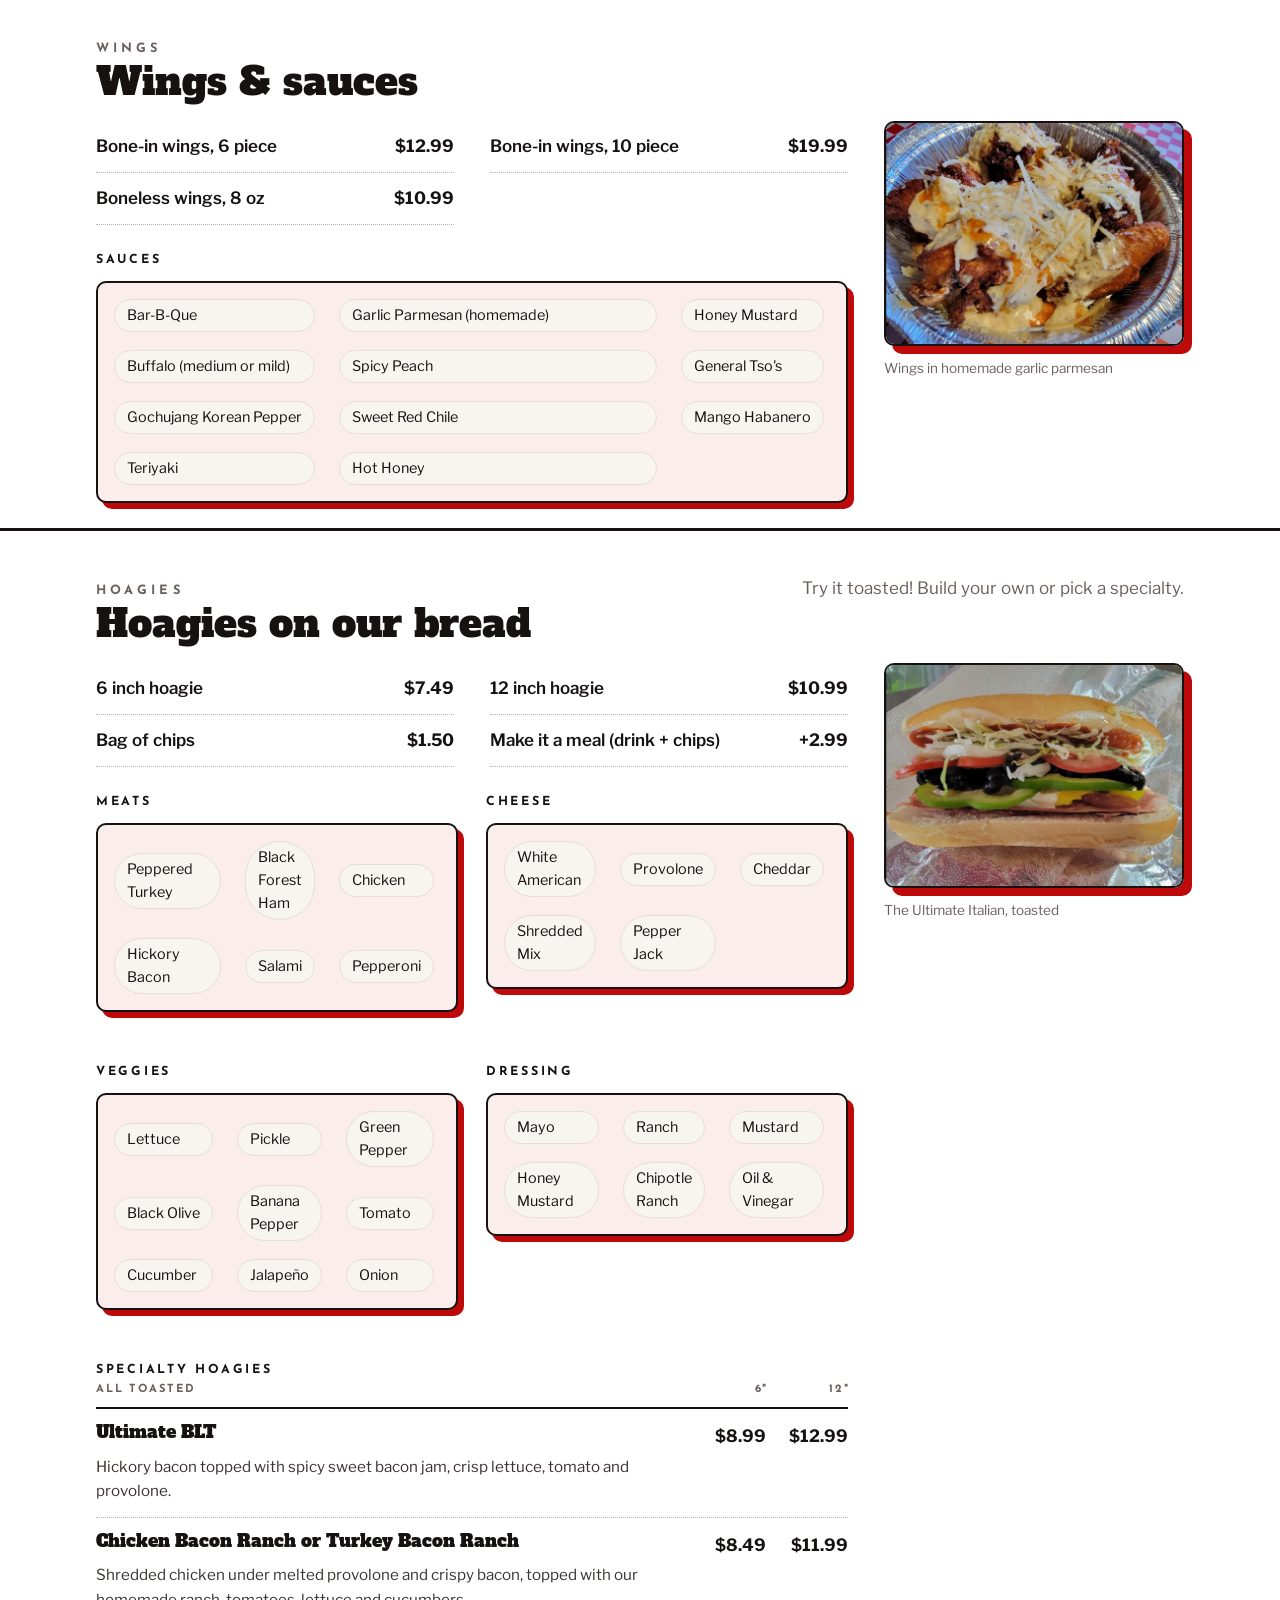
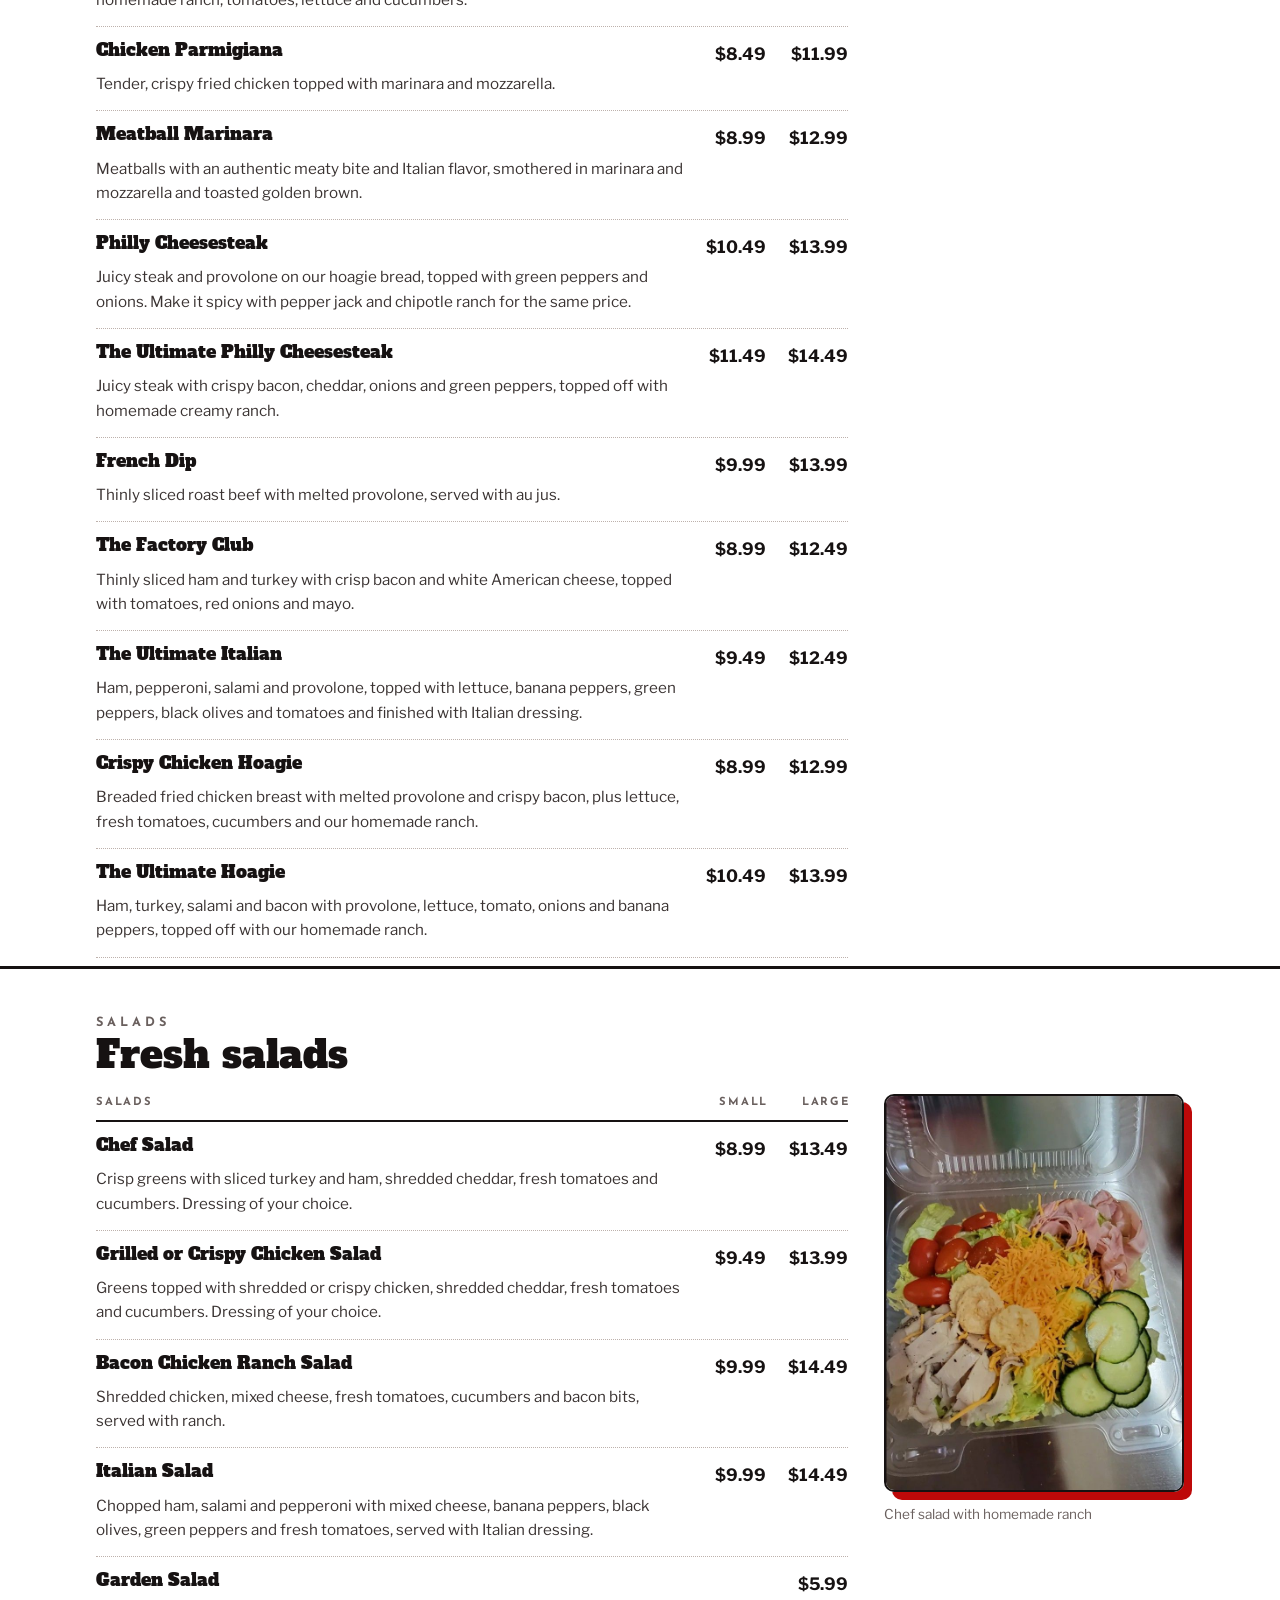
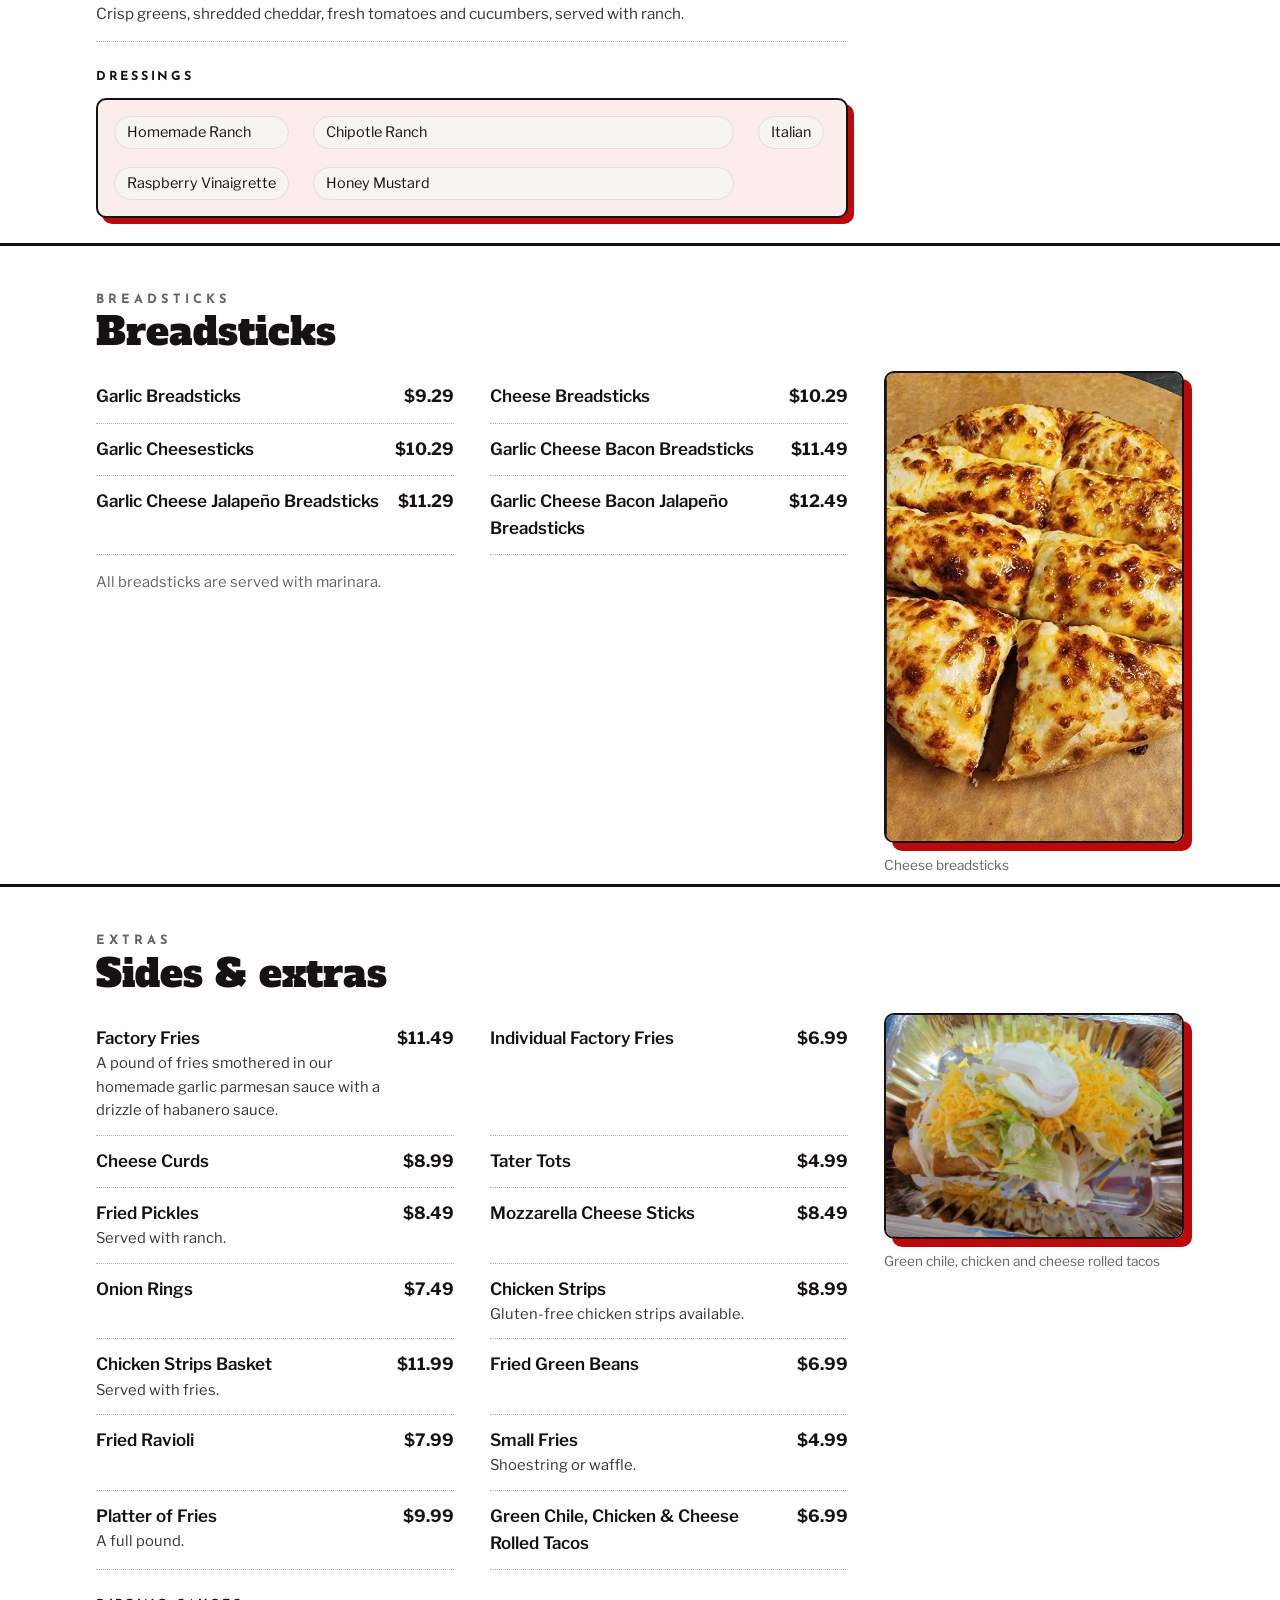
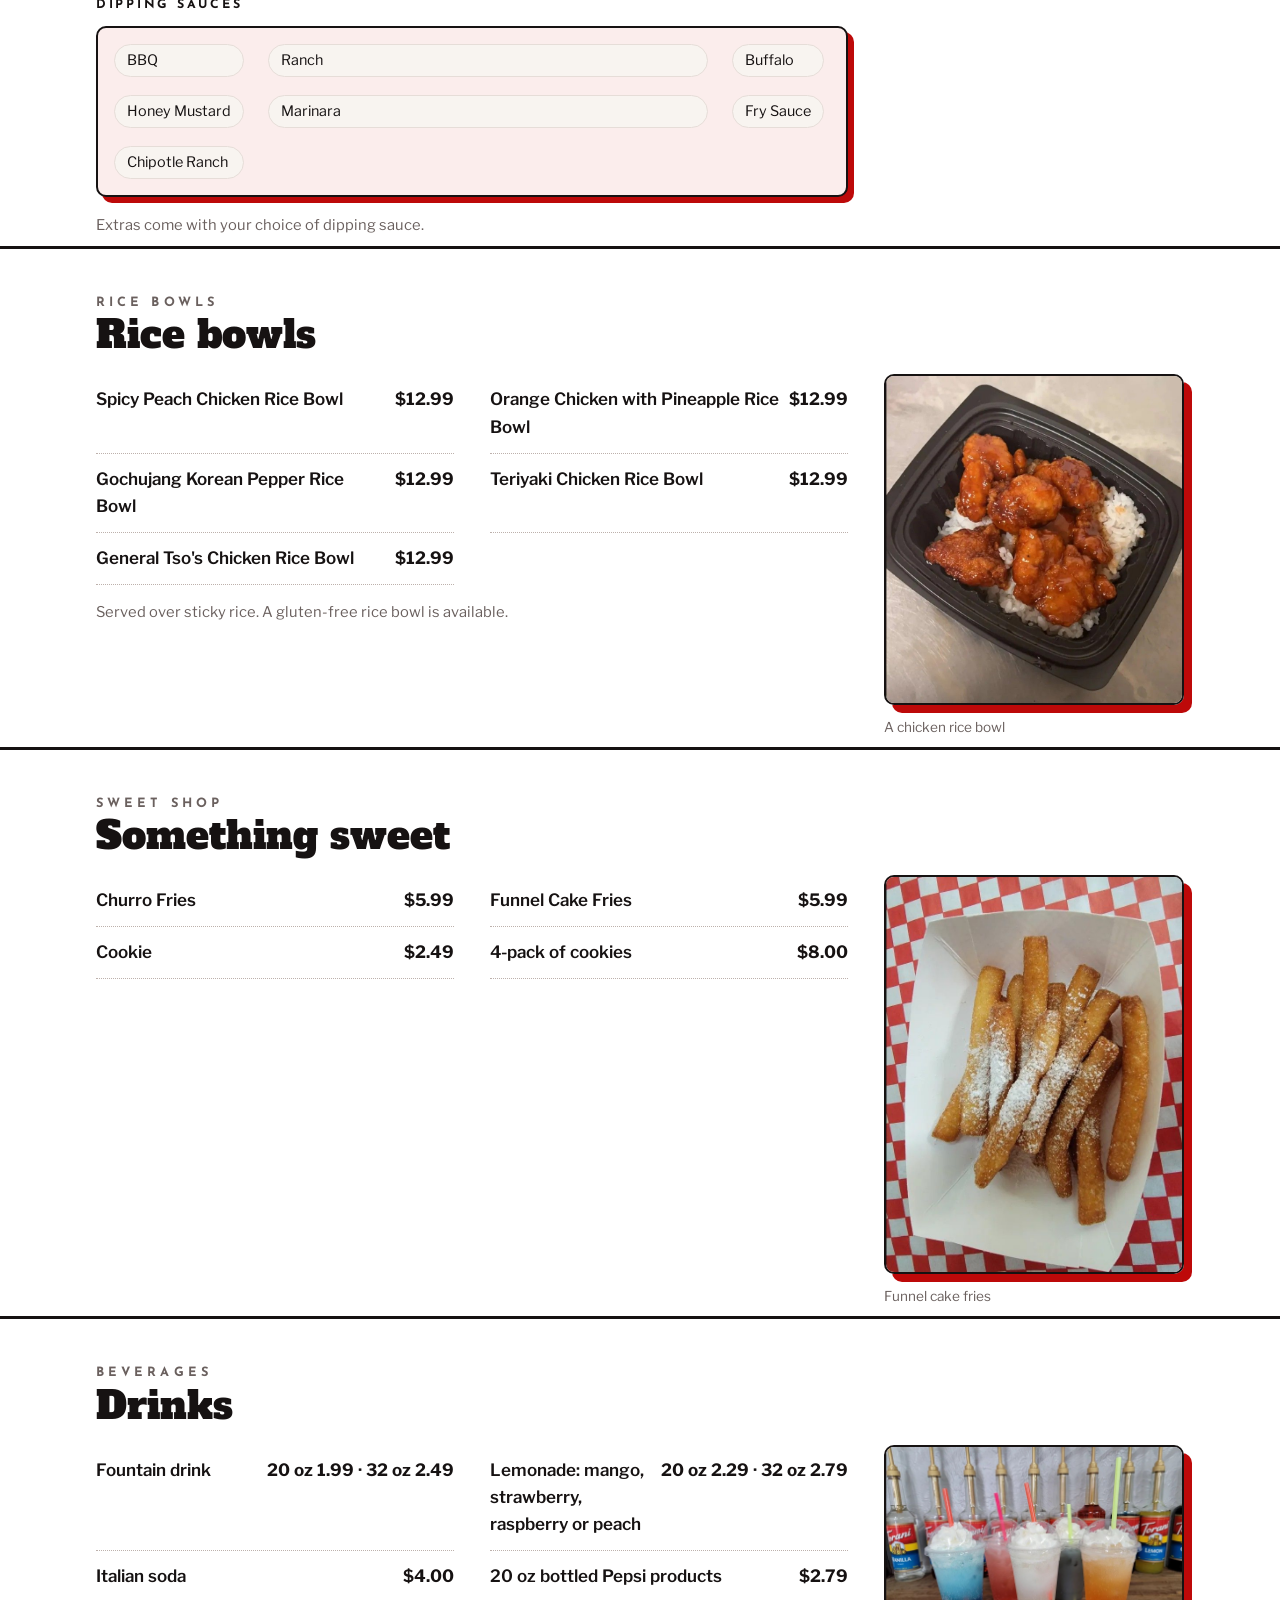
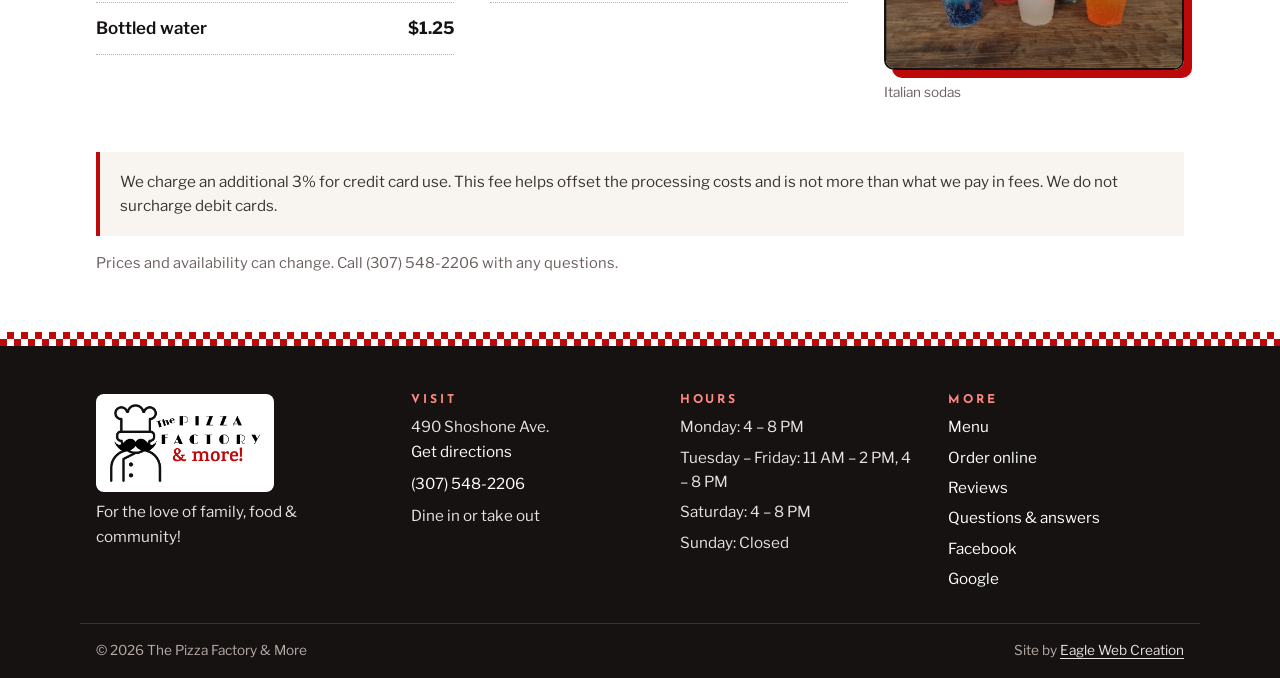
<file: menu.html>
<!doctype html>
<html lang="en">
<head>
<meta charset="utf-8">
<meta name="viewport" content="width=device-width, initial-scale=1, viewport-fit=cover">
<title>Menu | The Pizza Factory &amp; More</title>
<meta name="description" content="The full Pizza Factory &amp; More menu with prices: classic, specialty and ultimate pizzas, hoagies, wings, salads, breadsticks, rice bowls and sweets. Gluten-free options. Lovell, WY.">
<link rel="canonical" href="https://thepizzafactoryandmore.com/menu">
<meta name="robots" content="index, follow, max-image-preview:large">
<meta name="theme-color" content="#BD0909">
<meta name="geo.region" content="US-WY">
<meta name="geo.placename" content="Lovell, Wyoming">
<link rel="icon" href="/favicon.ico" sizes="any">
<link rel="icon" type="image/png" sizes="32x32" href="/images/favicon-32.png">
<link rel="apple-touch-icon" href="/images/apple-touch-icon.png">
<meta property="og:type" content="website">
<meta property="og:site_name" content="The Pizza Factory &amp; More">
<meta property="og:title" content="Menu | The Pizza Factory &amp; More">
<meta property="og:description" content="The full Pizza Factory &amp; More menu with prices: classic, specialty and ultimate pizzas, hoagies, wings, salads, breadsticks, rice bowls and sweets. Gluten-free options. Lovell, WY.">
<meta property="og:url" content="https://thepizzafactoryandmore.com/menu">
<meta property="og:image" content="https://thepizzafactoryandmore.com/images/og-image.jpg">
<meta property="og:image:width" content="1200">
<meta property="og:image:height" content="630">
<meta property="og:locale" content="en_US">
<meta name="twitter:card" content="summary_large_image">
<link rel="preconnect" href="https://fonts.googleapis.com">
<link rel="preconnect" href="https://fonts.gstatic.com" crossorigin>
<link rel="stylesheet" href="https://fonts.googleapis.com/css2?family=Alfa+Slab+One&family=Josefin+Sans:wght@600;700&family=Libre+Franklin:wght@400;600;700&display=swap">
<link rel="stylesheet" href="/styles.css?v=5">
<script type="application/ld+json">
{
 "@context": "https://schema.org",
 "@type": "Restaurant",
 "@id": "https://thepizzafactoryandmore.com/#restaurant",
 "name": "The Pizza Factory & More",
 "alternateName": "The Pizza Factory & More!",
 "slogan": "For the love of family, food & community!",
 "description": "Family-run pizza restaurant in Lovell, Wyoming. Homemade dough every day, from-scratch ranch, garlic parmesan and white sauce, oven-toasted hoagies on bread baked in-house, wings, salads, rice bowls and sweets. Dine in or take out.",
 "url": "https://thepizzafactoryandmore.com/",
 "logo": "https://thepizzafactoryandmore.com/images/logo.png",
 "image": [
  "https://thepizzafactoryandmore.com/images/og-image.jpg",
  "https://thepizzafactoryandmore.com/images/monster.jpg",
  "https://thepizzafactoryandmore.com/images/pepperoni-olive-pizza.jpg"
 ],
 "telephone": "+1-307-548-2206",
 "priceRange": "$10–20",
 "address": {
  "@type": "PostalAddress",
  "streetAddress": "490 Shoshone Ave",
  "addressLocality": "Lovell",
  "addressRegion": "WY",
  "postalCode": "82431",
  "addressCountry": "US"
 },
 "areaServed": [
  {
   "@type": "City",
   "name": "Lovell, WY"
  },
  {
   "@type": "City",
   "name": "Cowley, WY"
  },
  {
   "@type": "City",
   "name": "Byron, WY"
  },
  {
   "@type": "City",
   "name": "Deaver, WY"
  },
  {
   "@type": "AdministrativeArea",
   "name": "Big Horn County, Wyoming"
  }
 ],
 "servesCuisine": [
  "Pizza",
  "Sandwiches",
  "Chicken Wings",
  "Salads",
  "American"
 ],
 "hasMenu": "https://thepizzafactoryandmore.com/menu",
 "acceptsReservations": false,
 "openingHoursSpecification": [
  {
   "@type": "OpeningHoursSpecification",
   "dayOfWeek": [
    "Monday",
    "Saturday"
   ],
   "opens": "16:00",
   "closes": "20:00"
  },
  {
   "@type": "OpeningHoursSpecification",
   "dayOfWeek": [
    "Tuesday",
    "Wednesday",
    "Thursday",
    "Friday"
   ],
   "opens": "11:00",
   "closes": "14:00"
  },
  {
   "@type": "OpeningHoursSpecification",
   "dayOfWeek": [
    "Tuesday",
    "Wednesday",
    "Thursday",
    "Friday"
   ],
   "opens": "16:00",
   "closes": "20:00"
  }
 ],
 "amenityFeature": [
  {
   "@type": "LocationFeatureSpecification",
   "name": "Dine-in",
   "value": true
  },
  {
   "@type": "LocationFeatureSpecification",
   "name": "Takeout",
   "value": true
  },
  {
   "@type": "LocationFeatureSpecification",
   "name": "High chairs",
   "value": true
  },
  {
   "@type": "LocationFeatureSpecification",
   "name": "On-site parking",
   "value": true
  },
  {
   "@type": "LocationFeatureSpecification",
   "name": "Gluten-free options",
   "value": true
  },
  {
   "@type": "LocationFeatureSpecification",
   "name": "Vegetarian options",
   "value": true
  }
 ],
 "sameAs": [
  "https://www.facebook.com/profile.php?id=100085848493075",
  "https://maps.google.com/?cid=877213233417625869"
 ]
}
</script>
<script type="application/ld+json">
{
 "@context": "https://schema.org",
 "@type": "Menu",
 "@id": "https://thepizzafactoryandmore.com/menu#menu",
 "name": "The Pizza Factory & More Menu",
 "url": "https://thepizzafactoryandmore.com/menu",
 "inLanguage": "en-US",
 "hasMenuSection": [
  {
   "@type": "MenuSection",
   "name": "Classic Pizza",
   "hasMenuItem": [
    {
     "@type": "MenuItem",
     "name": "Cheese Pizza",
     "offers": [
      {
       "@type": "Offer",
       "name": "Individual",
       "price": "5.99",
       "priceCurrency": "USD"
      },
      {
       "@type": "Offer",
       "name": "Small",
       "price": "10.99",
       "priceCurrency": "USD"
      },
      {
       "@type": "Offer",
       "name": "Medium",
       "price": "16.99",
       "priceCurrency": "USD"
      },
      {
       "@type": "Offer",
       "name": "Large",
       "price": "19.99",
       "priceCurrency": "USD"
      }
     ]
    }
   ]
  },
  {
   "@type": "MenuSection",
   "name": "Specialty Pizza",
   "hasMenuItem": [
    {
     "@type": "MenuItem",
     "name": "Hawaiian",
     "description": "Canadian bacon, sweet pineapple and melted mozzarella.",
     "offers": [
      {
       "@type": "Offer",
       "name": "Small",
       "price": "13.59",
       "priceCurrency": "USD"
      },
      {
       "@type": "Offer",
       "name": "Medium",
       "price": "21.24",
       "priceCurrency": "USD"
      },
      {
       "@type": "Offer",
       "name": "Large",
       "price": "25.79",
       "priceCurrency": "USD"
      }
     ]
    },
    {
     "@type": "MenuItem",
     "name": "Combination",
     "description": "An exceptional blend of six toppings: pepperoni, mushroom, green pepper, onion, sausage and melted mozzarella.",
     "offers": [
      {
       "@type": "Offer",
       "name": "Small",
       "price": "14.49",
       "priceCurrency": "USD"
      },
      {
       "@type": "Offer",
       "name": "Medium",
       "price": "23.49",
       "priceCurrency": "USD"
      },
      {
       "@type": "Offer",
       "name": "Large",
       "price": "27.49",
       "priceCurrency": "USD"
      }
     ]
    },
    {
     "@type": "MenuItem",
     "name": "Bar-B-Cue Chicken",
     "description": "A fabulous alternative to the traditional pizza: smoky, tangy, thick and sweet Bar-B-Que sauce with chicken and onions.",
     "offers": [
      {
       "@type": "Offer",
       "name": "Small",
       "price": "13.99",
       "priceCurrency": "USD"
      },
      {
       "@type": "Offer",
       "name": "Medium",
       "price": "22.99",
       "priceCurrency": "USD"
      },
      {
       "@type": "Offer",
       "name": "Large",
       "price": "26.99",
       "priceCurrency": "USD"
      }
     ]
    },
    {
     "@type": "MenuItem",
     "name": "Veggie",
     "description": "Onion, black olive, mushrooms, green peppers and melted mozzarella, topped with fresh tomatoes.",
     "offers": [
      {
       "@type": "Offer",
       "name": "Small",
       "price": "13.99",
       "priceCurrency": "USD"
      },
      {
       "@type": "Offer",
       "name": "Medium",
       "price": "22.99",
       "priceCurrency": "USD"
      },
      {
       "@type": "Offer",
       "name": "Large",
       "price": "26.99",
       "priceCurrency": "USD"
      }
     ]
    },
    {
     "@type": "MenuItem",
     "name": "Chicken Bacon Ranch",
     "description": "Ranch sauce, bacon, shredded chicken and melted mozzarella.",
     "offers": [
      {
       "@type": "Offer",
       "name": "Small",
       "price": "13.99",
       "priceCurrency": "USD"
      },
      {
       "@type": "Offer",
       "name": "Medium",
       "price": "22.99",
       "priceCurrency": "USD"
      },
      {
       "@type": "Offer",
       "name": "Large",
       "price": "26.99",
       "priceCurrency": "USD"
      }
     ]
    },
    {
     "@type": "MenuItem",
     "name": "The Pesky Pig",
     "description": "Canadian bacon, pepperoni and Italian sausage under melted mozzarella, crispy bacon and a hot honey drizzle.",
     "offers": [
      {
       "@type": "Offer",
       "name": "Small",
       "price": "14.49",
       "priceCurrency": "USD"
      },
      {
       "@type": "Offer",
       "name": "Medium",
       "price": "23.49",
       "priceCurrency": "USD"
      },
      {
       "@type": "Offer",
       "name": "Large",
       "price": "27.49",
       "priceCurrency": "USD"
      }
     ]
    },
    {
     "@type": "MenuItem",
     "name": "Buffalo Chicken",
     "description": "Buffalo sauce, crispy chicken and melted mozzarella, finished with a buffalo sauce drizzle.",
     "offers": [
      {
       "@type": "Offer",
       "name": "Small",
       "price": "13.99",
       "priceCurrency": "USD"
      },
      {
       "@type": "Offer",
       "name": "Medium",
       "price": "22.99",
       "priceCurrency": "USD"
      },
      {
       "@type": "Offer",
       "name": "Large",
       "price": "26.99",
       "priceCurrency": "USD"
      }
     ]
    }
   ]
  },
  {
   "@type": "MenuSection",
   "name": "Ultimate Pizza",
   "hasMenuItem": [
    {
     "@type": "MenuItem",
     "name": "Ultimate Hawaiian",
     "description": "Canadian bacon, sweet pineapple, bacon, onions and melted mozzarella.",
     "offers": [
      {
       "@type": "Offer",
       "name": "Small",
       "price": "14.99",
       "priceCurrency": "USD"
      },
      {
       "@type": "Offer",
       "name": "Medium",
       "price": "23.99",
       "priceCurrency": "USD"
      },
      {
       "@type": "Offer",
       "name": "Large",
       "price": "27.99",
       "priceCurrency": "USD"
      }
     ]
    },
    {
     "@type": "MenuItem",
     "name": "Pepperoni Cheeseburger",
     "description": "The ultimate cheeseburger on a pizza: beef, pepperoni and melted cheese, topped with fresh tomatoes, onions and a side of pickles.",
     "offers": [
      {
       "@type": "Offer",
       "name": "Small",
       "price": "14.99",
       "priceCurrency": "USD"
      },
      {
       "@type": "Offer",
       "name": "Medium",
       "price": "23.99",
       "priceCurrency": "USD"
      },
      {
       "@type": "Offer",
       "name": "Large",
       "price": "27.99",
       "priceCurrency": "USD"
      }
     ]
    },
    {
     "@type": "MenuItem",
     "name": "Ultimate Bar-B-Cue Chicken",
     "description": "Delectable BBQ sauce topped with chicken, bacon, sweet pineapple, onions, banana peppers and mozzarella.",
     "offers": [
      {
       "@type": "Offer",
       "name": "Small",
       "price": "14.99",
       "priceCurrency": "USD"
      },
      {
       "@type": "Offer",
       "name": "Medium",
       "price": "23.99",
       "priceCurrency": "USD"
      },
      {
       "@type": "Offer",
       "name": "Large",
       "price": "27.99",
       "priceCurrency": "USD"
      }
     ]
    },
    {
     "@type": "MenuItem",
     "name": "The Spicy Bar-B-Cue Chicken",
     "description": "Hot honey and Bar-B-Que sauce topped with spicy fried chicken, mozzarella, bacon, banana peppers and pineapple, drizzled with BBQ sauce.",
     "offers": [
      {
       "@type": "Offer",
       "name": "Small",
       "price": "14.99",
       "priceCurrency": "USD"
      },
      {
       "@type": "Offer",
       "name": "Medium",
       "price": "23.99",
       "priceCurrency": "USD"
      },
      {
       "@type": "Offer",
       "name": "Large",
       "price": "27.99",
       "priceCurrency": "USD"
      }
     ]
    },
    {
     "@type": "MenuItem",
     "name": "The Monster",
     "description": "The local favorite, with everything but the kitchen sink: pepperoni, Canadian bacon, Italian sausage, Monster Mix, green peppers, onions, mushrooms, black olives and mozzarella, finished with fresh tomatoes.",
     "offers": [
      {
       "@type": "Offer",
       "name": "Small",
       "price": "15.49",
       "priceCurrency": "USD"
      },
      {
       "@type": "Offer",
       "name": "Medium",
       "price": "24.49",
       "priceCurrency": "USD"
      },
      {
       "@type": "Offer",
       "name": "Large",
       "price": "28.49",
       "priceCurrency": "USD"
      }
     ]
    },
    {
     "@type": "MenuItem",
     "name": "The Ultimate Taco",
     "description": "Our special bean mix sauce covered with beef, cheddar, lettuce, onions, fresh tomatoes and cheese sprinkles, with taco sauce on the side. Chicken substitute available.",
     "offers": [
      {
       "@type": "Offer",
       "name": "Small",
       "price": "15.49",
       "priceCurrency": "USD"
      },
      {
       "@type": "Offer",
       "name": "Medium",
       "price": "24.49",
       "priceCurrency": "USD"
      },
      {
       "@type": "Offer",
       "name": "Large",
       "price": "28.49",
       "priceCurrency": "USD"
      }
     ]
    },
    {
     "@type": "MenuItem",
     "name": "The Carnivore",
     "description": "The ultimate meat lover's pizza: beef, Italian sausage, bacon, Monster Mix sausage, pepperoni and Canadian bacon under a healthy layer of mozzarella.",
     "offers": [
      {
       "@type": "Offer",
       "name": "Small",
       "price": "15.49",
       "priceCurrency": "USD"
      },
      {
       "@type": "Offer",
       "name": "Medium",
       "price": "24.49",
       "priceCurrency": "USD"
      },
      {
       "@type": "Offer",
       "name": "Large",
       "price": "28.49",
       "priceCurrency": "USD"
      }
     ]
    },
    {
     "@type": "MenuItem",
     "name": "The Ultimate Garlic",
     "description": "Unmatched: fabulous sauce and tons of garlic, covered with beef, pepperoni and melted cheese.",
     "offers": [
      {
       "@type": "Offer",
       "name": "Small",
       "price": "14.99",
       "priceCurrency": "USD"
      },
      {
       "@type": "Offer",
       "name": "Medium",
       "price": "23.99",
       "priceCurrency": "USD"
      },
      {
       "@type": "Offer",
       "name": "Large",
       "price": "27.99",
       "priceCurrency": "USD"
      }
     ]
    },
    {
     "@type": "MenuItem",
     "name": "The Ultimate Jalapeño",
     "description": "Full of flavor, starting with our white sauce, then jalapeños, bacon and melted mozzarella.",
     "offers": [
      {
       "@type": "Offer",
       "name": "Small",
       "price": "14.99",
       "priceCurrency": "USD"
      },
      {
       "@type": "Offer",
       "name": "Medium",
       "price": "23.99",
       "priceCurrency": "USD"
      },
      {
       "@type": "Offer",
       "name": "Large",
       "price": "27.99",
       "priceCurrency": "USD"
      }
     ]
    },
    {
     "@type": "MenuItem",
     "name": "Garlic Parmesan Chicken",
     "description": "Our special white sauce, parmesan, chicken, bacon and garlic, topped with melted mozzarella.",
     "offers": [
      {
       "@type": "Offer",
       "name": "Small",
       "price": "14.99",
       "priceCurrency": "USD"
      },
      {
       "@type": "Offer",
       "name": "Medium",
       "price": "23.99",
       "priceCurrency": "USD"
      },
      {
       "@type": "Offer",
       "name": "Large",
       "price": "27.99",
       "priceCurrency": "USD"
      }
     ]
    }
   ]
  },
  {
   "@type": "MenuSection",
   "name": "Wings",
   "hasMenuItem": [
    {
     "@type": "MenuItem",
     "name": "Bone-in wings, 6 piece",
     "offers": {
      "@type": "Offer",
      "price": "12.99",
      "priceCurrency": "USD"
     }
    },
    {
     "@type": "MenuItem",
     "name": "Bone-in wings, 10 piece",
     "offers": {
      "@type": "Offer",
      "price": "19.99",
      "priceCurrency": "USD"
     }
    },
    {
     "@type": "MenuItem",
     "name": "Boneless wings, 8 oz",
     "offers": {
      "@type": "Offer",
      "price": "10.99",
      "priceCurrency": "USD"
     }
    }
   ]
  },
  {
   "@type": "MenuSection",
   "name": "Specialty Hoagies",
   "hasMenuItem": [
    {
     "@type": "MenuItem",
     "name": "Ultimate BLT",
     "description": "Hickory bacon topped with spicy sweet bacon jam, crisp lettuce, tomato and provolone.",
     "offers": [
      {
       "@type": "Offer",
       "name": "6 inch",
       "price": "8.99",
       "priceCurrency": "USD"
      },
      {
       "@type": "Offer",
       "name": "12 inch",
       "price": "12.99",
       "priceCurrency": "USD"
      }
     ]
    },
    {
     "@type": "MenuItem",
     "name": "Chicken Bacon Ranch or Turkey Bacon Ranch",
     "description": "Shredded chicken under melted provolone and crispy bacon, topped with our homemade ranch, tomatoes, lettuce and cucumbers.",
     "offers": [
      {
       "@type": "Offer",
       "name": "6 inch",
       "price": "8.49",
       "priceCurrency": "USD"
      },
      {
       "@type": "Offer",
       "name": "12 inch",
       "price": "11.99",
       "priceCurrency": "USD"
      }
     ]
    },
    {
     "@type": "MenuItem",
     "name": "Chicken Parmigiana",
     "description": "Tender, crispy fried chicken topped with marinara and mozzarella.",
     "offers": [
      {
       "@type": "Offer",
       "name": "6 inch",
       "price": "8.49",
       "priceCurrency": "USD"
      },
      {
       "@type": "Offer",
       "name": "12 inch",
       "price": "11.99",
       "priceCurrency": "USD"
      }
     ]
    },
    {
     "@type": "MenuItem",
     "name": "Meatball Marinara",
     "description": "Meatballs with an authentic meaty bite and Italian flavor, smothered in marinara and mozzarella and toasted golden brown.",
     "offers": [
      {
       "@type": "Offer",
       "name": "6 inch",
       "price": "8.99",
       "priceCurrency": "USD"
      },
      {
       "@type": "Offer",
       "name": "12 inch",
       "price": "12.99",
       "priceCurrency": "USD"
      }
     ]
    },
    {
     "@type": "MenuItem",
     "name": "Philly Cheesesteak",
     "description": "Juicy steak and provolone on our hoagie bread, topped with green peppers and onions. Make it spicy with pepper jack and chipotle ranch for the same price.",
     "offers": [
      {
       "@type": "Offer",
       "name": "6 inch",
       "price": "10.49",
       "priceCurrency": "USD"
      },
      {
       "@type": "Offer",
       "name": "12 inch",
       "price": "13.99",
       "priceCurrency": "USD"
      }
     ]
    },
    {
     "@type": "MenuItem",
     "name": "The Ultimate Philly Cheesesteak",
     "description": "Juicy steak with crispy bacon, cheddar, onions and green peppers, topped off with homemade creamy ranch.",
     "offers": [
      {
       "@type": "Offer",
       "name": "6 inch",
       "price": "11.49",
       "priceCurrency": "USD"
      },
      {
       "@type": "Offer",
       "name": "12 inch",
       "price": "14.49",
       "priceCurrency": "USD"
      }
     ]
    },
    {
     "@type": "MenuItem",
     "name": "French Dip",
     "description": "Thinly sliced roast beef with melted provolone, served with au jus.",
     "offers": [
      {
       "@type": "Offer",
       "name": "6 inch",
       "price": "9.99",
       "priceCurrency": "USD"
      },
      {
       "@type": "Offer",
       "name": "12 inch",
       "price": "13.99",
       "priceCurrency": "USD"
      }
     ]
    },
    {
     "@type": "MenuItem",
     "name": "The Factory Club",
     "description": "Thinly sliced ham and turkey with crisp bacon and white American cheese, topped with tomatoes, red onions and mayo.",
     "offers": [
      {
       "@type": "Offer",
       "name": "6 inch",
       "price": "8.99",
       "priceCurrency": "USD"
      },
      {
       "@type": "Offer",
       "name": "12 inch",
       "price": "12.49",
       "priceCurrency": "USD"
      }
     ]
    },
    {
     "@type": "MenuItem",
     "name": "The Ultimate Italian",
     "description": "Ham, pepperoni, salami and provolone, topped with lettuce, banana peppers, green peppers, black olives and tomatoes and finished with Italian dressing.",
     "offers": [
      {
       "@type": "Offer",
       "name": "6 inch",
       "price": "9.49",
       "priceCurrency": "USD"
      },
      {
       "@type": "Offer",
       "name": "12 inch",
       "price": "12.49",
       "priceCurrency": "USD"
      }
     ]
    },
    {
     "@type": "MenuItem",
     "name": "Crispy Chicken Hoagie",
     "description": "Breaded fried chicken breast with melted provolone and crispy bacon, plus lettuce, fresh tomatoes, cucumbers and our homemade ranch.",
     "offers": [
      {
       "@type": "Offer",
       "name": "6 inch",
       "price": "8.99",
       "priceCurrency": "USD"
      },
      {
       "@type": "Offer",
       "name": "12 inch",
       "price": "12.99",
       "priceCurrency": "USD"
      }
     ]
    },
    {
     "@type": "MenuItem",
     "name": "The Ultimate Hoagie",
     "description": "Ham, turkey, salami and bacon with provolone, lettuce, tomato, onions and banana peppers, topped off with our homemade ranch.",
     "offers": [
      {
       "@type": "Offer",
       "name": "6 inch",
       "price": "10.49",
       "priceCurrency": "USD"
      },
      {
       "@type": "Offer",
       "name": "12 inch",
       "price": "13.99",
       "priceCurrency": "USD"
      }
     ]
    }
   ]
  },
  {
   "@type": "MenuSection",
   "name": "Salads",
   "hasMenuItem": [
    {
     "@type": "MenuItem",
     "name": "Chef Salad",
     "description": "Crisp greens with sliced turkey and ham, shredded cheddar, fresh tomatoes and cucumbers. Dressing of your choice.",
     "offers": [
      {
       "@type": "Offer",
       "name": "Small",
       "price": "8.99",
       "priceCurrency": "USD"
      },
      {
       "@type": "Offer",
       "name": "Large",
       "price": "13.49",
       "priceCurrency": "USD"
      }
     ]
    },
    {
     "@type": "MenuItem",
     "name": "Grilled or Crispy Chicken Salad",
     "description": "Greens topped with shredded or crispy chicken, shredded cheddar, fresh tomatoes and cucumbers. Dressing of your choice.",
     "offers": [
      {
       "@type": "Offer",
       "name": "Small",
       "price": "9.49",
       "priceCurrency": "USD"
      },
      {
       "@type": "Offer",
       "name": "Large",
       "price": "13.99",
       "priceCurrency": "USD"
      }
     ]
    },
    {
     "@type": "MenuItem",
     "name": "Bacon Chicken Ranch Salad",
     "description": "Shredded chicken, mixed cheese, fresh tomatoes, cucumbers and bacon bits, served with ranch.",
     "offers": [
      {
       "@type": "Offer",
       "name": "Small",
       "price": "9.99",
       "priceCurrency": "USD"
      },
      {
       "@type": "Offer",
       "name": "Large",
       "price": "14.49",
       "priceCurrency": "USD"
      }
     ]
    },
    {
     "@type": "MenuItem",
     "name": "Italian Salad",
     "description": "Chopped ham, salami and pepperoni with mixed cheese, banana peppers, black olives, green peppers and fresh tomatoes, served with Italian dressing.",
     "offers": [
      {
       "@type": "Offer",
       "name": "Small",
       "price": "9.99",
       "priceCurrency": "USD"
      },
      {
       "@type": "Offer",
       "name": "Large",
       "price": "14.49",
       "priceCurrency": "USD"
      }
     ]
    },
    {
     "@type": "MenuItem",
     "name": "Garden Salad",
     "description": "Crisp greens, shredded cheddar, fresh tomatoes and cucumbers, served with ranch.",
     "offers": {
      "@type": "Offer",
      "price": "5.99",
      "priceCurrency": "USD"
     }
    }
   ]
  },
  {
   "@type": "MenuSection",
   "name": "Breadsticks",
   "hasMenuItem": [
    {
     "@type": "MenuItem",
     "name": "Garlic Breadsticks",
     "offers": {
      "@type": "Offer",
      "price": "9.29",
      "priceCurrency": "USD"
     }
    },
    {
     "@type": "MenuItem",
     "name": "Cheese Breadsticks",
     "offers": {
      "@type": "Offer",
      "price": "10.29",
      "priceCurrency": "USD"
     }
    },
    {
     "@type": "MenuItem",
     "name": "Garlic Cheesesticks",
     "offers": {
      "@type": "Offer",
      "price": "10.29",
      "priceCurrency": "USD"
     }
    },
    {
     "@type": "MenuItem",
     "name": "Garlic Cheese Bacon Breadsticks",
     "offers": {
      "@type": "Offer",
      "price": "11.49",
      "priceCurrency": "USD"
     }
    },
    {
     "@type": "MenuItem",
     "name": "Garlic Cheese Jalapeño Breadsticks",
     "offers": {
      "@type": "Offer",
      "price": "11.29",
      "priceCurrency": "USD"
     }
    },
    {
     "@type": "MenuItem",
     "name": "Garlic Cheese Bacon Jalapeño Breadsticks",
     "offers": {
      "@type": "Offer",
      "price": "12.49",
      "priceCurrency": "USD"
     }
    }
   ]
  },
  {
   "@type": "MenuSection",
   "name": "Extras",
   "hasMenuItem": [
    {
     "@type": "MenuItem",
     "name": "Factory Fries",
     "description": "A pound of fries smothered in our homemade garlic parmesan sauce with a drizzle of habanero sauce.",
     "offers": {
      "@type": "Offer",
      "price": "11.49",
      "priceCurrency": "USD"
     }
    },
    {
     "@type": "MenuItem",
     "name": "Individual Factory Fries",
     "offers": {
      "@type": "Offer",
      "price": "6.99",
      "priceCurrency": "USD"
     }
    },
    {
     "@type": "MenuItem",
     "name": "Cheese Curds",
     "offers": {
      "@type": "Offer",
      "price": "8.99",
      "priceCurrency": "USD"
     }
    },
    {
     "@type": "MenuItem",
     "name": "Tater Tots",
     "offers": {
      "@type": "Offer",
      "price": "4.99",
      "priceCurrency": "USD"
     }
    },
    {
     "@type": "MenuItem",
     "name": "Fried Pickles",
     "description": "Served with ranch.",
     "offers": {
      "@type": "Offer",
      "price": "8.49",
      "priceCurrency": "USD"
     }
    },
    {
     "@type": "MenuItem",
     "name": "Mozzarella Cheese Sticks",
     "offers": {
      "@type": "Offer",
      "price": "8.49",
      "priceCurrency": "USD"
     }
    },
    {
     "@type": "MenuItem",
     "name": "Onion Rings",
     "offers": {
      "@type": "Offer",
      "price": "7.49",
      "priceCurrency": "USD"
     }
    },
    {
     "@type": "MenuItem",
     "name": "Chicken Strips",
     "description": "Gluten-free chicken strips available.",
     "offers": {
      "@type": "Offer",
      "price": "8.99",
      "priceCurrency": "USD"
     }
    },
    {
     "@type": "MenuItem",
     "name": "Chicken Strips Basket",
     "description": "Served with fries.",
     "offers": {
      "@type": "Offer",
      "price": "11.99",
      "priceCurrency": "USD"
     }
    },
    {
     "@type": "MenuItem",
     "name": "Fried Green Beans",
     "offers": {
      "@type": "Offer",
      "price": "6.99",
      "priceCurrency": "USD"
     }
    },
    {
     "@type": "MenuItem",
     "name": "Fried Ravioli",
     "offers": {
      "@type": "Offer",
      "price": "7.99",
      "priceCurrency": "USD"
     }
    },
    {
     "@type": "MenuItem",
     "name": "Small Fries",
     "description": "Shoestring or waffle.",
     "offers": {
      "@type": "Offer",
      "price": "4.99",
      "priceCurrency": "USD"
     }
    },
    {
     "@type": "MenuItem",
     "name": "Platter of Fries",
     "description": "A full pound.",
     "offers": {
      "@type": "Offer",
      "price": "9.99",
      "priceCurrency": "USD"
     }
    },
    {
     "@type": "MenuItem",
     "name": "Green Chile, Chicken & Cheese Rolled Tacos",
     "offers": {
      "@type": "Offer",
      "price": "6.99",
      "priceCurrency": "USD"
     }
    }
   ]
  },
  {
   "@type": "MenuSection",
   "name": "Rice Bowls",
   "hasMenuItem": [
    {
     "@type": "MenuItem",
     "name": "Spicy Peach Chicken Rice Bowl",
     "offers": {
      "@type": "Offer",
      "price": "12.99",
      "priceCurrency": "USD"
     }
    },
    {
     "@type": "MenuItem",
     "name": "Orange Chicken with Pineapple Rice Bowl",
     "offers": {
      "@type": "Offer",
      "price": "12.99",
      "priceCurrency": "USD"
     }
    },
    {
     "@type": "MenuItem",
     "name": "Gochujang Korean Pepper Rice Bowl",
     "offers": {
      "@type": "Offer",
      "price": "12.99",
      "priceCurrency": "USD"
     }
    },
    {
     "@type": "MenuItem",
     "name": "Teriyaki Chicken Rice Bowl",
     "offers": {
      "@type": "Offer",
      "price": "12.99",
      "priceCurrency": "USD"
     }
    },
    {
     "@type": "MenuItem",
     "name": "General Tso's Chicken Rice Bowl",
     "offers": {
      "@type": "Offer",
      "price": "12.99",
      "priceCurrency": "USD"
     }
    }
   ]
  },
  {
   "@type": "MenuSection",
   "name": "Sweet Shop",
   "hasMenuItem": [
    {
     "@type": "MenuItem",
     "name": "Churro Fries",
     "offers": {
      "@type": "Offer",
      "price": "5.99",
      "priceCurrency": "USD"
     }
    },
    {
     "@type": "MenuItem",
     "name": "Funnel Cake Fries",
     "offers": {
      "@type": "Offer",
      "price": "5.99",
      "priceCurrency": "USD"
     }
    },
    {
     "@type": "MenuItem",
     "name": "Cookie",
     "offers": {
      "@type": "Offer",
      "price": "2.49",
      "priceCurrency": "USD"
     }
    },
    {
     "@type": "MenuItem",
     "name": "4-pack of cookies",
     "offers": {
      "@type": "Offer",
      "price": "8.00",
      "priceCurrency": "USD"
     }
    }
   ]
  }
 ]
}
</script>
</head>
<body>
<a class="skip" href="#main-menu">Skip to content</a>
<header class="site-header">
  <div class="wrap head-row">
    <a class="brand" href="/" aria-label="The Pizza Factory &amp; More home"><img src="/images/logo.png" width="525" height="275" alt="The Pizza Factory &amp; More logo"></a>
    <nav class="nav" aria-label="Main"><a href="/menu" aria-current="page">Menu</a><a href="/order">Order</a><a href="/about">About</a><a href="/reviews">Reviews</a></nav>
    <div class="head-call"><small>Call ahead</small><a href="tel:+13075482206">(307) 548-2206</a></div>
    <a class="btn btn-red btn-sm head-order" href="/order" data-order>Order online</a>
  </div>
</header>
<main id="main-menu">
<div class="wrap page-head"><p class="label">Everything we make</p><h1>Menu</h1>
<p>Dough made fresh daily, sauces from scratch and bread baked in-house. Look for <span class="gf-tag" style="margin-left:0">GF option</span> notes for gluten-free choices.</p>
<div class="actions"><a class="btn btn-red" href="/order" data-order>Order online</a><span class="call-inline">Call ahead: <b>(307) 548-2206</b></span></div></div>
<section class="band band-flour">
  <div class="wrap">
    <div class="section-head"><p class="label">Guest favorites</p><h2>Pizza is our specialty. It's not all we make.</h2><p>A few things people come back for. The full menu has prices for everything.</p></div>
    <div class="cards" data-carousel data-carousel-item=".card" data-carousel-noun="favorite" data-carousel-max="760"><a class="card" href="/menu#menu-ultimate">
<img src="/images/monster.jpg" alt="The Monster" loading="lazy" width="674" height="900">
<div class="card-body"><span class="price">From $15.49</span><h3>The Monster</h3><p>The local favorite, loaded with everything but the kitchen sink.</p></div></a><a class="card" href="/menu#menu-wings">
<img src="/images/garlic-parmesan-wings.jpg" alt="Wings" loading="lazy" width="674" height="900">
<div class="card-body"><span class="price">From $10.99</span><h3>Wings</h3><p>Bone-in or boneless, tossed in one of 11 sauces, including our homemade garlic parmesan.</p></div></a><a class="card" href="/menu#menu-hoagies">
<img src="/images/ultimate-italian-hoagie.jpg" alt="The Ultimate Italian" loading="lazy" width="674" height="900">
<div class="card-body"><span class="price">6&quot; $9.49 · 12&quot; $12.49</span><h3>The Ultimate Italian</h3><p>Ham, pepperoni, salami and provolone, toasted on bread we bake here.</p></div></a><a class="card" href="/menu#menu-extras">
<img src="/images/factory-fries.jpg" alt="Factory Fries" loading="lazy" width="674" height="900">
<div class="card-body"><span class="price">$11.49</span><h3>Factory Fries</h3><p>A pound of fries smothered in homemade garlic parmesan with a habanero drizzle.</p></div></a><a class="card" href="/menu#menu-rice">
<img src="/images/chicken-rice-bowl.jpg" alt="Rice Bowls" loading="lazy" width="674" height="900">
<div class="card-body"><span class="price">$12.99</span><h3>Rice Bowls</h3><p>Spicy peach, orange, gochujang, teriyaki or General Tso&#x27;s chicken over sticky rice.</p></div></a><a class="card" href="/menu#menu-breadsticks">
<img src="/images/cheesy-bread.jpg" alt="Cheese Breadsticks" loading="lazy" width="674" height="900">
<div class="card-body"><span class="price">From $9.29</span><h3>Cheese Breadsticks</h3><p>Golden, cheesy and served with marinara for dipping.</p></div></a></div>
  </div>
</section>
<nav class="chips" aria-label="Menu sections"><div class="wrap"><a href="#menu-pizza">Pizza</a><a href="#menu-specialty">Specialty</a><a href="#menu-ultimate">Ultimate</a><a href="#menu-wings">Wings</a><a href="#menu-hoagies">Hoagies</a><a href="#menu-salads">Salads</a><a href="#menu-breadsticks">Breadsticks</a><a href="#menu-extras">Extras</a><a href="#menu-rice">Rice bowls</a><a href="#menu-sweets">Sweets</a><a href="#menu-drinks">Drinks</a></div></nav>
<section class="menu-sec" id="menu-pizza"><div class="wrap">
<div class="menu-sec-head"><div><p class="label">Classic pizza</p><h2>Build your own</h2></div><p>Start with cheese and add what you love.</p></div>
<div class="menu-cols"><div><div class="price-head" style="--n:4"><span>Build your own</span><span>Individual</span><span>Small</span><span>Medium</span><span>Large</span></div><div class="item" style="--n:4"><h3>Cheese pizza</h3><div class="prices"><span class="pr"><small>Individual</small>$5.99</span><span class="pr"><small>Small</small>$10.99</span><span class="pr"><small>Medium</small>$16.99</span><span class="pr"><small>Large</small>$19.99</span></div></div><div class="item" style="--n:4"><h3>Each additional topping</h3><div class="prices"><span class="pr"><small>Individual</small>$0.79</span><span class="pr"><small>Small</small>$1.29</span><span class="pr"><small>Medium</small>$2.09</span><span class="pr"><small>Large</small>$2.89</span></div></div><div class="item" style="--n:4"><h3>Extra cheese</h3><div class="prices"><span class="pr"><small>Individual</small>$0.85</span><span class="pr"><small>Small</small>$1.25</span><span class="pr"><small>Medium</small>$2.29</span><span class="pr"><small>Large</small>$2.99</span></div></div><div class="item" style="--n:4"><h3>Extra sauce</h3><div class="prices"><span class="pr"><small>Individual</small>$0.59</span><span class="pr"><small>Small</small>$0.89</span><span class="pr"><small>Medium</small>$1.29</span><span class="pr"><small>Large</small>$1.79</span></div></div><p class="subhead">Toppings</p><ul class="pick"><li>Pepperoni</li><li>Canadian Bacon</li><li>Beef</li><li>Sausage</li><li>Italian Sausage</li><li>Bacon*</li><li>Chicken</li><li>Fresh Tomatoes</li><li>Jalapeños</li><li>Banana Peppers</li><li>Green Chiles</li><li>Mushrooms</li><li>Black Olives</li><li>Green Peppers</li><li>Onions</li><li>Pineapple</li></ul><p class="note">*Bacon carries an additional fee. Individual pizzas also come as a flat bread. Medium is 8 slices and feeds 2 to 4; large is 12 slices and feeds 4 to 6.</p></div><figure><img src="/images/pepperoni-jalapeno-pineapple.jpg" alt="Pepperoni, jalapeño and pineapple" loading="lazy"><figcaption>Pepperoni, jalapeño and pineapple</figcaption></figure></div></div></section>
<section class="menu-sec" id="menu-specialty"><div class="wrap">
<div class="menu-sec-head"><div><p class="label">Specialty pizza</p><h2>House combinations</h2></div></div>
<div class="price-head" style="--n:3"><span>Specialty</span><span>Small</span><span>Medium</span><span>Large</span></div><div class="item" style="--n:3"><h3>Hawaiian</h3><p>Canadian bacon, sweet pineapple and melted mozzarella.</p><div class="prices"><span class="pr"><small>Small</small>$13.59</span><span class="pr"><small>Medium</small>$21.24</span><span class="pr"><small>Large</small>$25.79</span></div></div><div class="item" style="--n:3"><h3>Combination</h3><p>An exceptional blend of six toppings: pepperoni, mushroom, green pepper, onion, sausage and melted mozzarella.</p><div class="prices"><span class="pr"><small>Small</small>$14.49</span><span class="pr"><small>Medium</small>$23.49</span><span class="pr"><small>Large</small>$27.49</span></div></div><div class="item" style="--n:3"><h3>Bar-B-Cue Chicken</h3><p>A fabulous alternative to the traditional pizza: smoky, tangy, thick and sweet Bar-B-Que sauce with chicken and onions.</p><div class="prices"><span class="pr"><small>Small</small>$13.99</span><span class="pr"><small>Medium</small>$22.99</span><span class="pr"><small>Large</small>$26.99</span></div></div><div class="item" style="--n:3"><h3>Veggie</h3><p>Onion, black olive, mushrooms, green peppers and melted mozzarella, topped with fresh tomatoes.</p><div class="prices"><span class="pr"><small>Small</small>$13.99</span><span class="pr"><small>Medium</small>$22.99</span><span class="pr"><small>Large</small>$26.99</span></div></div><div class="item" style="--n:3"><h3>Chicken Bacon Ranch</h3><p>Ranch sauce, bacon, shredded chicken and melted mozzarella.</p><div class="prices"><span class="pr"><small>Small</small>$13.99</span><span class="pr"><small>Medium</small>$22.99</span><span class="pr"><small>Large</small>$26.99</span></div></div><div class="item" style="--n:3"><h3>The Pesky Pig</h3><p>Canadian bacon, pepperoni and Italian sausage under melted mozzarella, crispy bacon and a hot honey drizzle.</p><div class="prices"><span class="pr"><small>Small</small>$14.49</span><span class="pr"><small>Medium</small>$23.49</span><span class="pr"><small>Large</small>$27.49</span></div></div><div class="item" style="--n:3"><h3>Buffalo Chicken</h3><p>Buffalo sauce, crispy chicken and melted mozzarella, finished with a buffalo sauce drizzle.</p><div class="prices"><span class="pr"><small>Small</small>$13.99</span><span class="pr"><small>Medium</small>$22.99</span><span class="pr"><small>Large</small>$26.99</span></div></div><p class="note">Gluten-free crust available on a medium.</p></div></section>
<section class="menu-sec" id="menu-ultimate"><div class="wrap">
<div class="menu-sec-head"><div><p class="label">Ultimate pizza</p><h2>Go big</h2></div></div>
<div class="menu-cols"><div><div class="price-head" style="--n:3"><span>Ultimate</span><span>Small</span><span>Medium</span><span>Large</span></div><div class="item" style="--n:3"><h3>Ultimate Hawaiian</h3><p>Canadian bacon, sweet pineapple, bacon, onions and melted mozzarella.</p><div class="prices"><span class="pr"><small>Small</small>$14.99</span><span class="pr"><small>Medium</small>$23.99</span><span class="pr"><small>Large</small>$27.99</span></div></div><div class="item" style="--n:3"><h3>Pepperoni Cheeseburger</h3><p>The ultimate cheeseburger on a pizza: beef, pepperoni and melted cheese, topped with fresh tomatoes, onions and a side of pickles.</p><div class="prices"><span class="pr"><small>Small</small>$14.99</span><span class="pr"><small>Medium</small>$23.99</span><span class="pr"><small>Large</small>$27.99</span></div></div><div class="item" style="--n:3"><h3>Ultimate Bar-B-Cue Chicken</h3><p>Delectable BBQ sauce topped with chicken, bacon, sweet pineapple, onions, banana peppers and mozzarella.</p><div class="prices"><span class="pr"><small>Small</small>$14.99</span><span class="pr"><small>Medium</small>$23.99</span><span class="pr"><small>Large</small>$27.99</span></div></div><div class="item" style="--n:3"><h3>The Spicy Bar-B-Cue Chicken</h3><p>Hot honey and Bar-B-Que sauce topped with spicy fried chicken, mozzarella, bacon, banana peppers and pineapple, drizzled with BBQ sauce.</p><div class="prices"><span class="pr"><small>Small</small>$14.99</span><span class="pr"><small>Medium</small>$23.99</span><span class="pr"><small>Large</small>$27.99</span></div></div><div class="item" style="--n:3"><h3>The Monster</h3><p>The local favorite, with everything but the kitchen sink: pepperoni, Canadian bacon, Italian sausage, Monster Mix, green peppers, onions, mushrooms, black olives and mozzarella, finished with fresh tomatoes.</p><div class="prices"><span class="pr"><small>Small</small>$15.49</span><span class="pr"><small>Medium</small>$24.49</span><span class="pr"><small>Large</small>$28.49</span></div></div><div class="item" style="--n:3"><h3>The Ultimate Taco</h3><p>Our special bean mix sauce covered with beef, cheddar, lettuce, onions, fresh tomatoes and cheese sprinkles, with taco sauce on the side. Chicken substitute available.</p><div class="prices"><span class="pr"><small>Small</small>$15.49</span><span class="pr"><small>Medium</small>$24.49</span><span class="pr"><small>Large</small>$28.49</span></div></div><div class="item" style="--n:3"><h3>The Carnivore</h3><p>The ultimate meat lover&#x27;s pizza: beef, Italian sausage, bacon, Monster Mix sausage, pepperoni and Canadian bacon under a healthy layer of mozzarella.</p><div class="prices"><span class="pr"><small>Small</small>$15.49</span><span class="pr"><small>Medium</small>$24.49</span><span class="pr"><small>Large</small>$28.49</span></div></div><div class="item" style="--n:3"><h3>The Ultimate Garlic</h3><p>Unmatched: fabulous sauce and tons of garlic, covered with beef, pepperoni and melted cheese.</p><div class="prices"><span class="pr"><small>Small</small>$14.99</span><span class="pr"><small>Medium</small>$23.99</span><span class="pr"><small>Large</small>$27.99</span></div></div><div class="item" style="--n:3"><h3>The Ultimate Jalapeño</h3><p>Full of flavor, starting with our white sauce, then jalapeños, bacon and melted mozzarella.</p><div class="prices"><span class="pr"><small>Small</small>$14.99</span><span class="pr"><small>Medium</small>$23.99</span><span class="pr"><small>Large</small>$27.99</span></div></div><div class="item" style="--n:3"><h3>Garlic Parmesan Chicken</h3><p>Our special white sauce, parmesan, chicken, bacon and garlic, topped with melted mozzarella.</p><div class="prices"><span class="pr"><small>Small</small>$14.99</span><span class="pr"><small>Medium</small>$23.99</span><span class="pr"><small>Large</small>$27.99</span></div></div><p class="note">Gluten-free crust available on a medium.</p></div><figure><img src="/images/monster.jpg" alt="The Monster, the local favorite" loading="lazy"><figcaption>The Monster, the local favorite</figcaption></figure></div></div></section>
<section class="menu-sec" id="menu-wings"><div class="wrap">
<div class="menu-sec-head"><div><p class="label">Wings</p><h2>Wings &amp; sauces</h2></div></div>
<div class="menu-cols"><div><div class="simple"><div class="row"><span class="lead">Bone-in wings, 6 piece</span><span class="pr">$12.99</span></div><div class="row"><span class="lead">Bone-in wings, 10 piece</span><span class="pr">$19.99</span></div><div class="row"><span class="lead">Boneless wings, 8 oz</span><span class="pr">$10.99</span></div></div><p class="subhead">Sauces</p><ul class="pick"><li>Bar-B-Que</li><li>Garlic Parmesan (homemade)</li><li>Honey Mustard</li><li>Buffalo (medium or mild)</li><li>Spicy Peach</li><li>General Tso&#x27;s</li><li>Gochujang Korean Pepper</li><li>Sweet Red Chile</li><li>Mango Habanero</li><li>Teriyaki</li><li>Hot Honey</li></ul></div><figure><img src="/images/garlic-parmesan-wings.jpg" alt="Wings in homemade garlic parmesan" loading="lazy"><figcaption>Wings in homemade garlic parmesan</figcaption></figure></div></div></section>
<section class="menu-sec" id="menu-hoagies"><div class="wrap">
<div class="menu-sec-head"><div><p class="label">Hoagies</p><h2>Hoagies on our bread</h2></div><p>Try it toasted! Build your own or pick a specialty.</p></div>
<div class="menu-cols"><div><div class="simple"><div class="row"><span class="lead">6 inch hoagie</span><span class="pr">$7.49</span></div><div class="row"><span class="lead">12 inch hoagie</span><span class="pr">$10.99</span></div><div class="row"><span class="lead">Bag of chips</span><span class="pr">$1.50</span></div><div class="row"><span class="lead">Make it a meal (drink + chips)</span><span class="pr">+2.99</span></div></div><div class="builder"><div><p class="subhead">Meats</p><ul class="pick"><li>Peppered Turkey</li><li>Black Forest Ham</li><li>Chicken</li><li>Hickory Bacon</li><li>Salami</li><li>Pepperoni</li></ul></div><div><p class="subhead">Cheese</p><ul class="pick"><li>White American</li><li>Provolone</li><li>Cheddar</li><li>Shredded Mix</li><li>Pepper Jack</li></ul></div><div><p class="subhead">Veggies</p><ul class="pick"><li>Lettuce</li><li>Pickle</li><li>Green Pepper</li><li>Black Olive</li><li>Banana Pepper</li><li>Tomato</li><li>Cucumber</li><li>Jalapeño</li><li>Onion</li></ul></div><div><p class="subhead">Dressing</p><ul class="pick"><li>Mayo</li><li>Ranch</li><li>Mustard</li><li>Honey Mustard</li><li>Chipotle Ranch</li><li>Oil &amp; Vinegar</li></ul></div></div><p class="subhead" style="margin-top:34px">Specialty hoagies</p><div class="price-head" style="--n:2"><span>All toasted</span><span>6"</span><span>12"</span></div><div class="item" style="--n:2"><h3>Ultimate BLT</h3><p>Hickory bacon topped with spicy sweet bacon jam, crisp lettuce, tomato and provolone.</p><div class="prices"><span class="pr"><small>6"</small>$8.99</span><span class="pr"><small>12"</small>$12.99</span></div></div><div class="item" style="--n:2"><h3>Chicken Bacon Ranch or Turkey Bacon Ranch</h3><p>Shredded chicken under melted provolone and crispy bacon, topped with our homemade ranch, tomatoes, lettuce and cucumbers.</p><div class="prices"><span class="pr"><small>6"</small>$8.49</span><span class="pr"><small>12"</small>$11.99</span></div></div><div class="item" style="--n:2"><h3>Chicken Parmigiana</h3><p>Tender, crispy fried chicken topped with marinara and mozzarella.</p><div class="prices"><span class="pr"><small>6"</small>$8.49</span><span class="pr"><small>12"</small>$11.99</span></div></div><div class="item" style="--n:2"><h3>Meatball Marinara</h3><p>Meatballs with an authentic meaty bite and Italian flavor, smothered in marinara and mozzarella and toasted golden brown.</p><div class="prices"><span class="pr"><small>6"</small>$8.99</span><span class="pr"><small>12"</small>$12.99</span></div></div><div class="item" style="--n:2"><h3>Philly Cheesesteak</h3><p>Juicy steak and provolone on our hoagie bread, topped with green peppers and onions. Make it spicy with pepper jack and chipotle ranch for the same price.</p><div class="prices"><span class="pr"><small>6"</small>$10.49</span><span class="pr"><small>12"</small>$13.99</span></div></div><div class="item" style="--n:2"><h3>The Ultimate Philly Cheesesteak</h3><p>Juicy steak with crispy bacon, cheddar, onions and green peppers, topped off with homemade creamy ranch.</p><div class="prices"><span class="pr"><small>6"</small>$11.49</span><span class="pr"><small>12"</small>$14.49</span></div></div><div class="item" style="--n:2"><h3>French Dip</h3><p>Thinly sliced roast beef with melted provolone, served with au jus.</p><div class="prices"><span class="pr"><small>6"</small>$9.99</span><span class="pr"><small>12"</small>$13.99</span></div></div><div class="item" style="--n:2"><h3>The Factory Club</h3><p>Thinly sliced ham and turkey with crisp bacon and white American cheese, topped with tomatoes, red onions and mayo.</p><div class="prices"><span class="pr"><small>6"</small>$8.99</span><span class="pr"><small>12"</small>$12.49</span></div></div><div class="item" style="--n:2"><h3>The Ultimate Italian</h3><p>Ham, pepperoni, salami and provolone, topped with lettuce, banana peppers, green peppers, black olives and tomatoes and finished with Italian dressing.</p><div class="prices"><span class="pr"><small>6"</small>$9.49</span><span class="pr"><small>12"</small>$12.49</span></div></div><div class="item" style="--n:2"><h3>Crispy Chicken Hoagie</h3><p>Breaded fried chicken breast with melted provolone and crispy bacon, plus lettuce, fresh tomatoes, cucumbers and our homemade ranch.</p><div class="prices"><span class="pr"><small>6"</small>$8.99</span><span class="pr"><small>12"</small>$12.99</span></div></div><div class="item" style="--n:2"><h3>The Ultimate Hoagie</h3><p>Ham, turkey, salami and bacon with provolone, lettuce, tomato, onions and banana peppers, topped off with our homemade ranch.</p><div class="prices"><span class="pr"><small>6"</small>$10.49</span><span class="pr"><small>12"</small>$13.99</span></div></div></div><figure><img src="/images/ultimate-italian-hoagie.jpg" alt="The Ultimate Italian, toasted" loading="lazy"><figcaption>The Ultimate Italian, toasted</figcaption></figure></div></div></section>
<section class="menu-sec" id="menu-salads"><div class="wrap">
<div class="menu-sec-head"><div><p class="label">Salads</p><h2>Fresh salads</h2></div></div>
<div class="menu-cols"><div><div class="price-head" style="--n:2"><span>Salads</span><span>Small</span><span>Large</span></div><div class="item" style="--n:2"><h3>Chef Salad</h3><p>Crisp greens with sliced turkey and ham, shredded cheddar, fresh tomatoes and cucumbers. Dressing of your choice.</p><div class="prices"><span class="pr"><small>Small</small>$8.99</span><span class="pr"><small>Large</small>$13.49</span></div></div><div class="item" style="--n:2"><h3>Grilled or Crispy Chicken Salad</h3><p>Greens topped with shredded or crispy chicken, shredded cheddar, fresh tomatoes and cucumbers. Dressing of your choice.</p><div class="prices"><span class="pr"><small>Small</small>$9.49</span><span class="pr"><small>Large</small>$13.99</span></div></div><div class="item" style="--n:2"><h3>Bacon Chicken Ranch Salad</h3><p>Shredded chicken, mixed cheese, fresh tomatoes, cucumbers and bacon bits, served with ranch.</p><div class="prices"><span class="pr"><small>Small</small>$9.99</span><span class="pr"><small>Large</small>$14.49</span></div></div><div class="item" style="--n:2"><h3>Italian Salad</h3><p>Chopped ham, salami and pepperoni with mixed cheese, banana peppers, black olives, green peppers and fresh tomatoes, served with Italian dressing.</p><div class="prices"><span class="pr"><small>Small</small>$9.99</span><span class="pr"><small>Large</small>$14.49</span></div></div><div class="item" style="--n:2"><h3>Garden Salad</h3><p>Crisp greens, shredded cheddar, fresh tomatoes and cucumbers, served with ranch.</p><div class="prices"><span class="pr" style="grid-column:2 / span 2">$5.99</span></div></div><p class="subhead">Dressings</p><ul class="pick"><li>Homemade Ranch</li><li>Chipotle Ranch</li><li>Italian</li><li>Raspberry Vinaigrette</li><li>Honey Mustard</li></ul></div><figure><img src="/images/chef-salad.jpg" alt="Chef salad with homemade ranch" loading="lazy"><figcaption>Chef salad with homemade ranch</figcaption></figure></div></div></section>
<section class="menu-sec" id="menu-breadsticks"><div class="wrap">
<div class="menu-sec-head"><div><p class="label">Breadsticks</p><h2>Breadsticks</h2></div></div>
<div class="menu-cols"><div><div class="simple"><div class="row"><span class="lead">Garlic Breadsticks</span><span class="pr">$9.29</span></div><div class="row"><span class="lead">Cheese Breadsticks</span><span class="pr">$10.29</span></div><div class="row"><span class="lead">Garlic Cheesesticks</span><span class="pr">$10.29</span></div><div class="row"><span class="lead">Garlic Cheese Bacon Breadsticks</span><span class="pr">$11.49</span></div><div class="row"><span class="lead">Garlic Cheese Jalapeño Breadsticks</span><span class="pr">$11.29</span></div><div class="row"><span class="lead">Garlic Cheese Bacon Jalapeño Breadsticks</span><span class="pr">$12.49</span></div></div><p class="note">All breadsticks are served with marinara.</p></div><figure><img src="/images/cheesy-bread.jpg" alt="Cheese breadsticks" loading="lazy"><figcaption>Cheese breadsticks</figcaption></figure></div></div></section>
<section class="menu-sec" id="menu-extras"><div class="wrap">
<div class="menu-sec-head"><div><p class="label">Extras</p><h2>Sides &amp; extras</h2></div></div>
<div class="menu-cols"><div><div class="simple"><div class="row"><span class="lead">Factory Fries<em>A pound of fries smothered in our homemade garlic parmesan sauce with a drizzle of habanero sauce.</em></span><span class="pr">$11.49</span></div><div class="row"><span class="lead">Individual Factory Fries</span><span class="pr">$6.99</span></div><div class="row"><span class="lead">Cheese Curds</span><span class="pr">$8.99</span></div><div class="row"><span class="lead">Tater Tots</span><span class="pr">$4.99</span></div><div class="row"><span class="lead">Fried Pickles<em>Served with ranch.</em></span><span class="pr">$8.49</span></div><div class="row"><span class="lead">Mozzarella Cheese Sticks</span><span class="pr">$8.49</span></div><div class="row"><span class="lead">Onion Rings</span><span class="pr">$7.49</span></div><div class="row"><span class="lead">Chicken Strips<em>Gluten-free chicken strips available.</em></span><span class="pr">$8.99</span></div><div class="row"><span class="lead">Chicken Strips Basket<em>Served with fries.</em></span><span class="pr">$11.99</span></div><div class="row"><span class="lead">Fried Green Beans</span><span class="pr">$6.99</span></div><div class="row"><span class="lead">Fried Ravioli</span><span class="pr">$7.99</span></div><div class="row"><span class="lead">Small Fries<em>Shoestring or waffle.</em></span><span class="pr">$4.99</span></div><div class="row"><span class="lead">Platter of Fries<em>A full pound.</em></span><span class="pr">$9.99</span></div><div class="row"><span class="lead">Green Chile, Chicken &amp; Cheese Rolled Tacos</span><span class="pr">$6.99</span></div></div><p class="subhead">Dipping sauces</p><ul class="pick"><li>BBQ</li><li>Ranch</li><li>Buffalo</li><li>Honey Mustard</li><li>Marinara</li><li>Fry Sauce</li><li>Chipotle Ranch</li></ul><p class="note">Extras come with your choice of dipping sauce.</p></div><figure><img src="/images/rolled-tacos.jpg" alt="Green chile, chicken and cheese rolled tacos" loading="lazy"><figcaption>Green chile, chicken and cheese rolled tacos</figcaption></figure></div></div></section>
<section class="menu-sec" id="menu-rice"><div class="wrap">
<div class="menu-sec-head"><div><p class="label">Rice bowls</p><h2>Rice bowls</h2></div></div>
<div class="menu-cols"><div><div class="simple"><div class="row"><span class="lead">Spicy Peach Chicken Rice Bowl</span><span class="pr">$12.99</span></div><div class="row"><span class="lead">Orange Chicken with Pineapple Rice Bowl</span><span class="pr">$12.99</span></div><div class="row"><span class="lead">Gochujang Korean Pepper Rice Bowl</span><span class="pr">$12.99</span></div><div class="row"><span class="lead">Teriyaki Chicken Rice Bowl</span><span class="pr">$12.99</span></div><div class="row"><span class="lead">General Tso&#x27;s Chicken Rice Bowl</span><span class="pr">$12.99</span></div></div><p class="note">Served over sticky rice. A gluten-free rice bowl is available.</p></div><figure><img src="/images/chicken-rice-bowl.jpg" alt="A chicken rice bowl" loading="lazy"><figcaption>A chicken rice bowl</figcaption></figure></div></div></section>
<section class="menu-sec" id="menu-sweets"><div class="wrap">
<div class="menu-sec-head"><div><p class="label">Sweet shop</p><h2>Something sweet</h2></div></div>
<div class="menu-cols"><div><div class="simple"><div class="row"><span class="lead">Churro Fries</span><span class="pr">$5.99</span></div><div class="row"><span class="lead">Funnel Cake Fries</span><span class="pr">$5.99</span></div><div class="row"><span class="lead">Cookie</span><span class="pr">$2.49</span></div><div class="row"><span class="lead">4-pack of cookies</span><span class="pr">$8.00</span></div></div></div><figure><img src="/images/funnel-cake-fries.jpg" alt="Funnel cake fries" loading="lazy"><figcaption>Funnel cake fries</figcaption></figure></div></div></section>
<section class="menu-sec" id="menu-drinks"><div class="wrap">
<div class="menu-sec-head"><div><p class="label">Beverages</p><h2>Drinks</h2></div></div>
<div class="menu-cols"><div><div class="simple"><div class="row"><span class="lead">Fountain drink</span><span class="pr">20 oz 1.99 · 32 oz 2.49</span></div><div class="row"><span class="lead">Lemonade: mango, strawberry, raspberry or peach</span><span class="pr">20 oz 2.29 · 32 oz 2.79</span></div><div class="row"><span class="lead">Italian soda</span><span class="pr">$4.00</span></div><div class="row"><span class="lead">20 oz bottled Pepsi products</span><span class="pr">$2.79</span></div><div class="row"><span class="lead">Bottled water</span><span class="pr">$1.25</span></div></div></div><figure><img src="/images/italian-sodas.jpg" alt="Italian sodas" loading="lazy"><figcaption>Italian sodas</figcaption></figure></div></div></section>
<div class="wrap"><p class="fee">We charge an additional 3% for credit card use. This fee helps offset the processing costs and is not more than what we pay in fees. We do not surcharge debit cards.</p><p class="note" style="margin-bottom:56px">Prices and availability can change. Call (307) 548-2206 with any questions.</p></div>
</main>
<div class="callbar"><a class="btn btn-red" href="tel:+13075482206"><svg viewBox="0 0 24 24" fill="none" stroke="currentColor" stroke-width="2" stroke-linecap="round" stroke-linejoin="round" aria-hidden="true"><path d="M22 16.9v3a2 2 0 0 1-2.2 2 19.8 19.8 0 0 1-8.6-3.1 19.5 19.5 0 0 1-6-6A19.8 19.8 0 0 1 2.1 4.2 2 2 0 0 1 4.1 2h3a2 2 0 0 1 2 1.7c.1.9.4 1.8.7 2.7a2 2 0 0 1-.5 2.1L8 9.8a16 16 0 0 0 6 6l1.3-1.3a2 2 0 0 1 2.1-.4c.9.3 1.8.6 2.7.7a2 2 0 0 1 1.7 2z"/></svg> Call</a><a class="btn" href="https://www.google.com/maps/dir/?api=1&amp;destination=490+Shoshone+Ave,+Lovell,+WY+82431" target="_blank" rel="noopener"><svg viewBox="0 0 24 24" fill="none" stroke="currentColor" stroke-width="2" stroke-linecap="round" stroke-linejoin="round" aria-hidden="true"><path d="M21 10c0 7-9 13-9 13S3 17 3 10a9 9 0 0 1 18 0z"/><circle cx="12" cy="10" r="3"/></svg> Directions</a></div>
<footer class="site-footer">
  <div class="checks" aria-hidden="true"></div>
  <div class="wrap foot-grid">
    <div>
      <div class="foot-logo"><img src="/images/logo.png" width="525" height="275" alt="The Pizza Factory &amp; More" loading="lazy"></div>
      <p>For the love of family, food &amp; community!</p>
    </div>
    <div>
      <h3>Visit</h3>
      <p>490 Shoshone Ave.<br><a href="https://www.google.com/maps/dir/?api=1&destination=490+Shoshone+Ave,+Lovell,+WY+82431" target="_blank" rel="noopener">Get directions</a></p>
      <p><a href="tel:+13075482206">(307) 548-2206</a></p>
      <p>Dine in or take out</p>
    </div>
    <div>
      <h3>Hours</h3>
      <ul><li>Monday: 4 – 8 PM</li><li>Tuesday – Friday: 11 AM – 2 PM, 4 – 8 PM</li><li>Saturday: 4 – 8 PM</li><li>Sunday: Closed</li></ul>
    </div>
    <div>
      <h3>More</h3>
      <ul>
        <li><a href="/menu">Menu</a></li>
        <li><a href="/order">Order online</a></li>
        <li><a href="/reviews">Reviews</a></li>
        <li><a href="/faq">Questions &amp; answers</a></li>
        <li><a href="https://www.facebook.com/profile.php?id=100085848493075" target="_blank" rel="noopener">Facebook</a></li>
        <li><a href="https://maps.google.com/?cid=877213233417625869" target="_blank" rel="noopener">Google</a></li>
      </ul>
    </div>
  </div>
  <div class="wrap foot-base">
    <span>&copy; <span data-year>2026</span> The Pizza Factory &amp; More</span>
    <span>Site by <a href="https://eaglewebcreation.com" target="_blank" rel="noopener">Eagle Web Creation</a></span>
  </div>
</footer>
<script src="/site.js?v=5" defer></script>
</body>
</html>
</file>
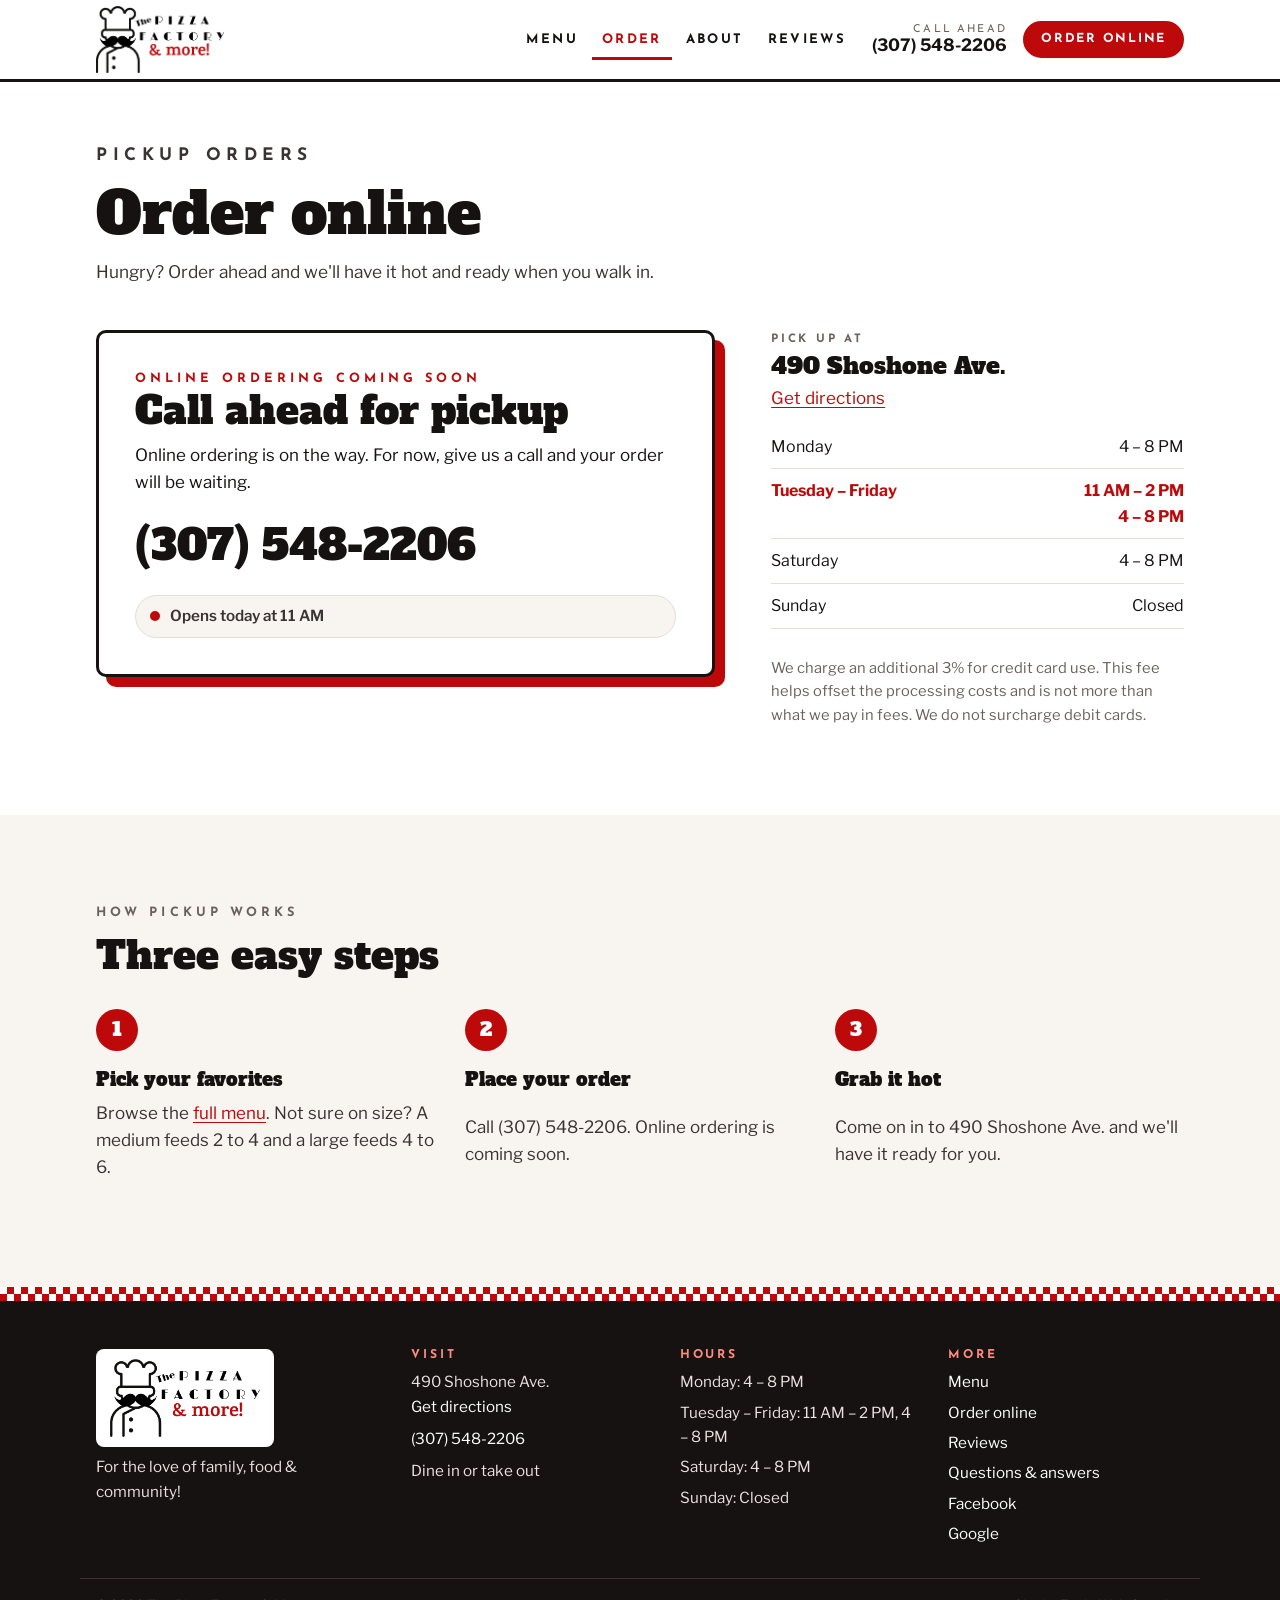
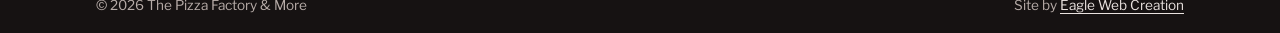
<file: order.html>
<!doctype html>
<html lang="en">
<head>
<meta charset="utf-8">
<meta name="viewport" content="width=device-width, initial-scale=1, viewport-fit=cover">
<title>Order Online | The Pizza Factory &amp; More</title>
<meta name="description" content="Order pizza, hoagies and wings for pickup from The Pizza Factory &amp; More in Lovell, Wyoming. Call (307) 548-2206 and we&#x27;ll have it hot and ready.">
<link rel="canonical" href="https://thepizzafactoryandmore.com/order">
<meta name="robots" content="index, follow, max-image-preview:large">
<meta name="theme-color" content="#BD0909">
<meta name="geo.region" content="US-WY">
<meta name="geo.placename" content="Lovell, Wyoming">
<link rel="icon" href="/favicon.ico" sizes="any">
<link rel="icon" type="image/png" sizes="32x32" href="/images/favicon-32.png">
<link rel="apple-touch-icon" href="/images/apple-touch-icon.png">
<meta property="og:type" content="website">
<meta property="og:site_name" content="The Pizza Factory &amp; More">
<meta property="og:title" content="Order Online | The Pizza Factory &amp; More">
<meta property="og:description" content="Order pizza, hoagies and wings for pickup from The Pizza Factory &amp; More in Lovell, Wyoming. Call (307) 548-2206 and we&#x27;ll have it hot and ready.">
<meta property="og:url" content="https://thepizzafactoryandmore.com/order">
<meta property="og:image" content="https://thepizzafactoryandmore.com/images/og-image.jpg">
<meta property="og:image:width" content="1200">
<meta property="og:image:height" content="630">
<meta property="og:locale" content="en_US">
<meta name="twitter:card" content="summary_large_image">
<link rel="preconnect" href="https://fonts.googleapis.com">
<link rel="preconnect" href="https://fonts.gstatic.com" crossorigin>
<link rel="stylesheet" href="https://fonts.googleapis.com/css2?family=Alfa+Slab+One&family=Josefin+Sans:wght@600;700&family=Libre+Franklin:wght@400;600;700&display=swap">
<link rel="stylesheet" href="/styles.css?v=5">
<script type="application/ld+json">
{
 "@context": "https://schema.org",
 "@type": "Restaurant",
 "@id": "https://thepizzafactoryandmore.com/#restaurant",
 "name": "The Pizza Factory & More",
 "alternateName": "The Pizza Factory & More!",
 "slogan": "For the love of family, food & community!",
 "description": "Family-run pizza restaurant in Lovell, Wyoming. Homemade dough every day, from-scratch ranch, garlic parmesan and white sauce, oven-toasted hoagies on bread baked in-house, wings, salads, rice bowls and sweets. Dine in or take out.",
 "url": "https://thepizzafactoryandmore.com/",
 "logo": "https://thepizzafactoryandmore.com/images/logo.png",
 "image": [
  "https://thepizzafactoryandmore.com/images/og-image.jpg",
  "https://thepizzafactoryandmore.com/images/monster.jpg",
  "https://thepizzafactoryandmore.com/images/pepperoni-olive-pizza.jpg"
 ],
 "telephone": "+1-307-548-2206",
 "priceRange": "$10–20",
 "address": {
  "@type": "PostalAddress",
  "streetAddress": "490 Shoshone Ave",
  "addressLocality": "Lovell",
  "addressRegion": "WY",
  "postalCode": "82431",
  "addressCountry": "US"
 },
 "areaServed": [
  {
   "@type": "City",
   "name": "Lovell, WY"
  },
  {
   "@type": "City",
   "name": "Cowley, WY"
  },
  {
   "@type": "City",
   "name": "Byron, WY"
  },
  {
   "@type": "City",
   "name": "Deaver, WY"
  },
  {
   "@type": "AdministrativeArea",
   "name": "Big Horn County, Wyoming"
  }
 ],
 "servesCuisine": [
  "Pizza",
  "Sandwiches",
  "Chicken Wings",
  "Salads",
  "American"
 ],
 "hasMenu": "https://thepizzafactoryandmore.com/menu",
 "acceptsReservations": false,
 "openingHoursSpecification": [
  {
   "@type": "OpeningHoursSpecification",
   "dayOfWeek": [
    "Monday",
    "Saturday"
   ],
   "opens": "16:00",
   "closes": "20:00"
  },
  {
   "@type": "OpeningHoursSpecification",
   "dayOfWeek": [
    "Tuesday",
    "Wednesday",
    "Thursday",
    "Friday"
   ],
   "opens": "11:00",
   "closes": "14:00"
  },
  {
   "@type": "OpeningHoursSpecification",
   "dayOfWeek": [
    "Tuesday",
    "Wednesday",
    "Thursday",
    "Friday"
   ],
   "opens": "16:00",
   "closes": "20:00"
  }
 ],
 "amenityFeature": [
  {
   "@type": "LocationFeatureSpecification",
   "name": "Dine-in",
   "value": true
  },
  {
   "@type": "LocationFeatureSpecification",
   "name": "Takeout",
   "value": true
  },
  {
   "@type": "LocationFeatureSpecification",
   "name": "High chairs",
   "value": true
  },
  {
   "@type": "LocationFeatureSpecification",
   "name": "On-site parking",
   "value": true
  },
  {
   "@type": "LocationFeatureSpecification",
   "name": "Gluten-free options",
   "value": true
  },
  {
   "@type": "LocationFeatureSpecification",
   "name": "Vegetarian options",
   "value": true
  }
 ],
 "sameAs": [
  "https://www.facebook.com/profile.php?id=100085848493075",
  "https://maps.google.com/?cid=877213233417625869"
 ]
}
</script>
</head>
<body>
<a class="skip" href="#main-order">Skip to content</a>
<header class="site-header">
  <div class="wrap head-row">
    <a class="brand" href="/" aria-label="The Pizza Factory &amp; More home"><img src="/images/logo.png" width="525" height="275" alt="The Pizza Factory &amp; More logo"></a>
    <nav class="nav" aria-label="Main"><a href="/menu">Menu</a><a href="/order" aria-current="page">Order</a><a href="/about">About</a><a href="/reviews">Reviews</a></nav>
    <div class="head-call"><small>Call ahead</small><a href="tel:+13075482206">(307) 548-2206</a></div>
    <a class="btn btn-red btn-sm head-order" href="/order" data-order>Order online</a>
  </div>
</header>
<main id="main-order">
<div class="wrap page-head"><p class="label">Pickup orders</p><h1>Order online</h1>
<p>Hungry? Order ahead and we'll have it hot and ready when you walk in.</p></div>
<section class="band" style="padding-top:8px">
  <div class="wrap two">
    <div class="order-box">
      <!-- ONLINE ORDERING: set ORDER_URL in site.js to the ordering page (for example the shop's Square Online link).
           The "Start your order" button below turns on by itself. If the service provides an embed code, paste it here. -->
      <div data-order-live hidden>
        <p class="label">Order online</p>
        <h2>Start your order</h2>
        <p style="margin:10px 0 18px">Pick your pizza, pay online and choose a pickup time.</p>
        <a class="btn btn-red" href="#" data-order-url target="_blank" rel="noopener">Start your order</a>
      </div>
      <div data-order-soon>
        <p class="label">Online ordering coming soon</p>
        <h2>Call ahead for pickup</h2>
        <p style="margin-top:10px">Online ordering is on the way. For now, give us a call and your order will be waiting.</p>
      </div>
      <a class="phone-big" href="tel:+13075482206">(307) 548-2206</a>
      <p class="status" data-open-status>Tue – Fri 11 AM – 2 PM &amp; 4 – 8 PM</p>
    </div>
    <div class="facts">
      <div class="fact"><small>Pick up at</small><span class="big">490 Shoshone Ave.</span><br><a href="https://www.google.com/maps/dir/?api=1&destination=490+Shoshone+Ave,+Lovell,+WY+82431" target="_blank" rel="noopener">Get directions</a></div>
      <table class="hours"><tbody><tr data-days="1"><td>Monday</td><td>4 – 8 PM</td></tr><tr data-days="2,3,4,5"><td>Tuesday – Friday</td><td>11 AM – 2 PM<br>4 – 8 PM</td></tr><tr data-days="6"><td>Saturday</td><td>4 – 8 PM</td></tr><tr data-days="0"><td>Sunday</td><td>Closed</td></tr></tbody></table>
      <p class="note">We charge an additional 3% for credit card use. This fee helps offset the processing costs and is not more than what we pay in fees. We do not surcharge debit cards.</p>
    </div>
  </div>
</section>
<section class="band band-flour">
  <div class="wrap">
    <div class="section-head"><p class="label">How pickup works</p><h2>Three easy steps</h2></div>
    <ol class="steps">
      <li><b>Pick your favorites</b><span>Browse the <a href="/menu">full menu</a>. Not sure on size? A medium feeds 2 to 4 and a large feeds 4 to 6.</span></li>
      <li><b>Place your order</b><span>Call (307) 548-2206. Online ordering is coming soon.</span></li>
      <li><b>Grab it hot</b><span>Come on in to 490 Shoshone Ave. and we'll have it ready for you.</span></li>
    </ol>
  </div>
</section>
</main>
<div class="callbar"><a class="btn btn-red" href="tel:+13075482206"><svg viewBox="0 0 24 24" fill="none" stroke="currentColor" stroke-width="2" stroke-linecap="round" stroke-linejoin="round" aria-hidden="true"><path d="M22 16.9v3a2 2 0 0 1-2.2 2 19.8 19.8 0 0 1-8.6-3.1 19.5 19.5 0 0 1-6-6A19.8 19.8 0 0 1 2.1 4.2 2 2 0 0 1 4.1 2h3a2 2 0 0 1 2 1.7c.1.9.4 1.8.7 2.7a2 2 0 0 1-.5 2.1L8 9.8a16 16 0 0 0 6 6l1.3-1.3a2 2 0 0 1 2.1-.4c.9.3 1.8.6 2.7.7a2 2 0 0 1 1.7 2z"/></svg> Call</a><a class="btn" href="https://www.google.com/maps/dir/?api=1&amp;destination=490+Shoshone+Ave,+Lovell,+WY+82431" target="_blank" rel="noopener"><svg viewBox="0 0 24 24" fill="none" stroke="currentColor" stroke-width="2" stroke-linecap="round" stroke-linejoin="round" aria-hidden="true"><path d="M21 10c0 7-9 13-9 13S3 17 3 10a9 9 0 0 1 18 0z"/><circle cx="12" cy="10" r="3"/></svg> Directions</a></div>
<footer class="site-footer">
  <div class="checks" aria-hidden="true"></div>
  <div class="wrap foot-grid">
    <div>
      <div class="foot-logo"><img src="/images/logo.png" width="525" height="275" alt="The Pizza Factory &amp; More" loading="lazy"></div>
      <p>For the love of family, food &amp; community!</p>
    </div>
    <div>
      <h3>Visit</h3>
      <p>490 Shoshone Ave.<br><a href="https://www.google.com/maps/dir/?api=1&destination=490+Shoshone+Ave,+Lovell,+WY+82431" target="_blank" rel="noopener">Get directions</a></p>
      <p><a href="tel:+13075482206">(307) 548-2206</a></p>
      <p>Dine in or take out</p>
    </div>
    <div>
      <h3>Hours</h3>
      <ul><li>Monday: 4 – 8 PM</li><li>Tuesday – Friday: 11 AM – 2 PM, 4 – 8 PM</li><li>Saturday: 4 – 8 PM</li><li>Sunday: Closed</li></ul>
    </div>
    <div>
      <h3>More</h3>
      <ul>
        <li><a href="/menu">Menu</a></li>
        <li><a href="/order">Order online</a></li>
        <li><a href="/reviews">Reviews</a></li>
        <li><a href="/faq">Questions &amp; answers</a></li>
        <li><a href="https://www.facebook.com/profile.php?id=100085848493075" target="_blank" rel="noopener">Facebook</a></li>
        <li><a href="https://maps.google.com/?cid=877213233417625869" target="_blank" rel="noopener">Google</a></li>
      </ul>
    </div>
  </div>
  <div class="wrap foot-base">
    <span>&copy; <span data-year>2026</span> The Pizza Factory &amp; More</span>
    <span>Site by <a href="https://eaglewebcreation.com" target="_blank" rel="noopener">Eagle Web Creation</a></span>
  </div>
</footer>
<script src="/site.js?v=5" defer></script>
</body>
</html>
</file>
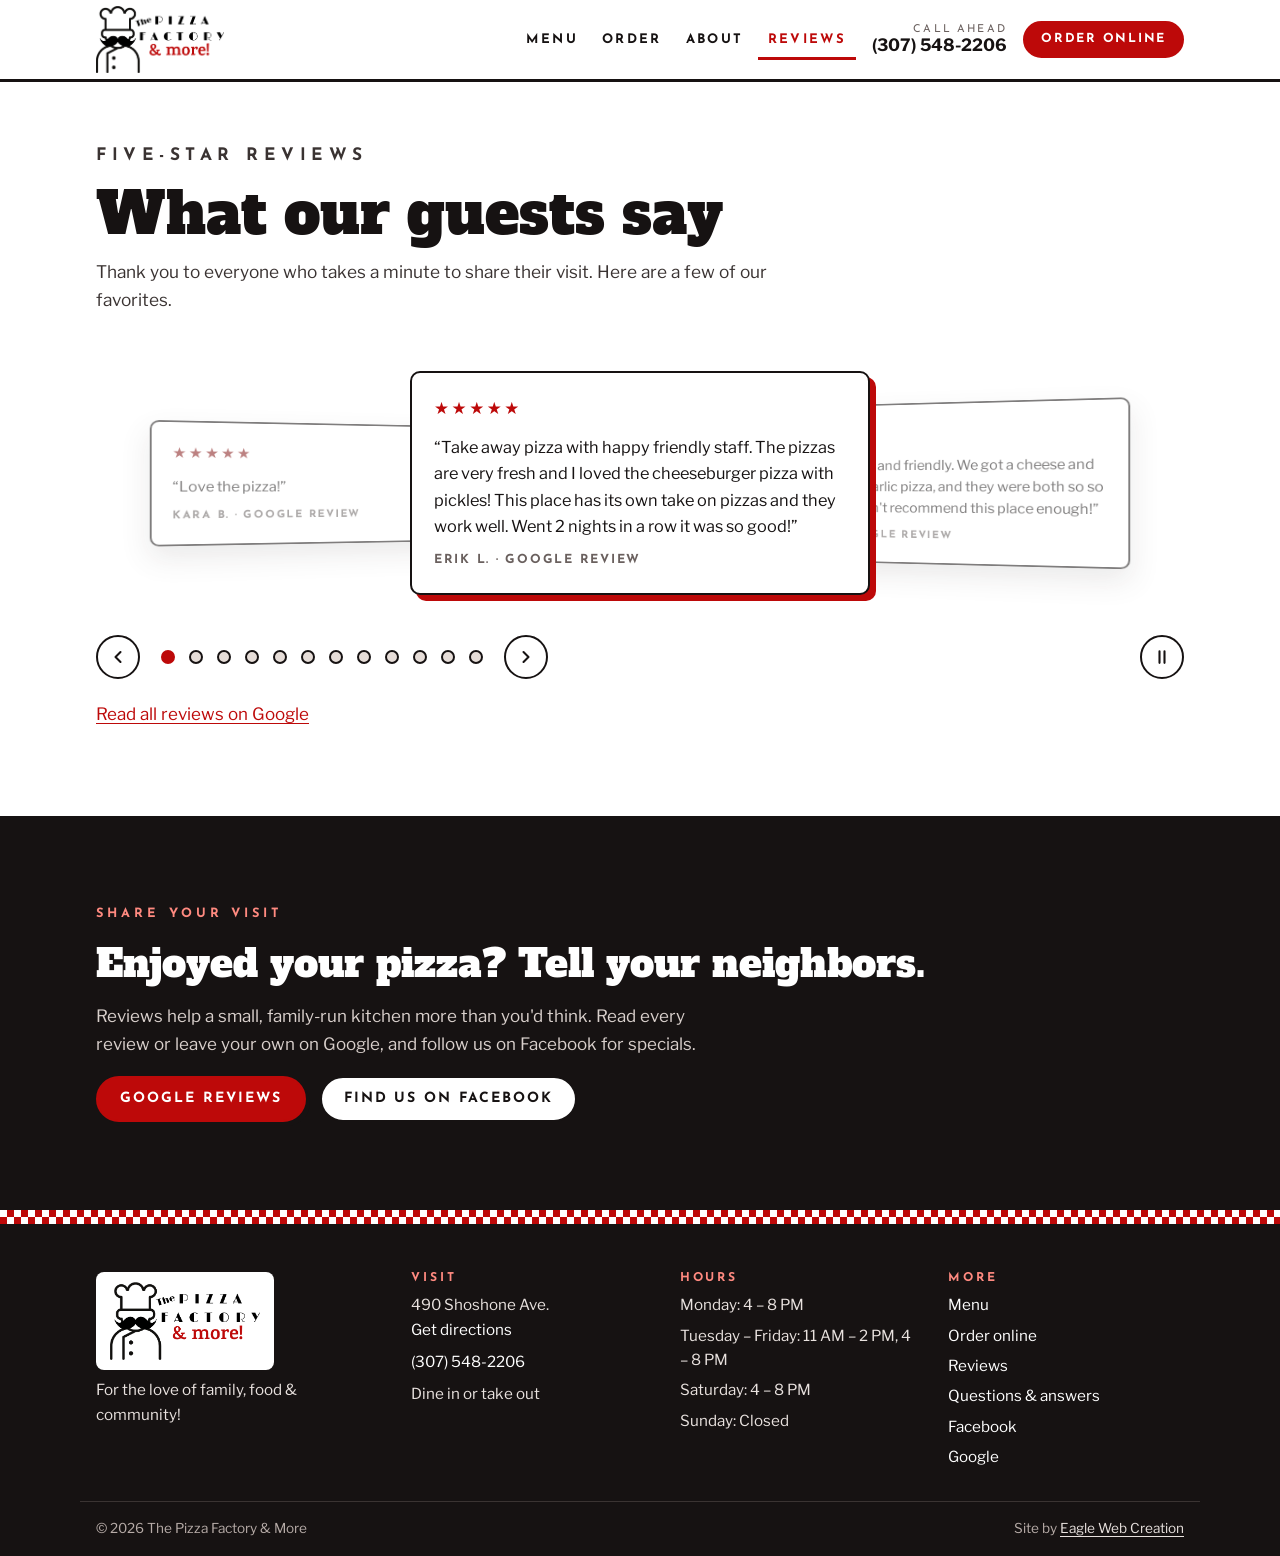
<file: reviews.html>
<!doctype html>
<html lang="en">
<head>
<meta charset="utf-8">
<meta name="viewport" content="width=device-width, initial-scale=1, viewport-fit=cover">
<title>Reviews | The Pizza Factory &amp; More</title>
<meta name="description" content="What guests say about The Pizza Factory &amp; More in Lovell, WY. Read five-star Google reviews and share your own.">
<link rel="canonical" href="https://thepizzafactoryandmore.com/reviews">
<meta name="robots" content="index, follow, max-image-preview:large">
<meta name="theme-color" content="#BD0909">
<meta name="geo.region" content="US-WY">
<meta name="geo.placename" content="Lovell, Wyoming">
<link rel="icon" href="/favicon.ico" sizes="any">
<link rel="icon" type="image/png" sizes="32x32" href="/images/favicon-32.png">
<link rel="apple-touch-icon" href="/images/apple-touch-icon.png">
<meta property="og:type" content="website">
<meta property="og:site_name" content="The Pizza Factory &amp; More">
<meta property="og:title" content="Reviews | The Pizza Factory &amp; More">
<meta property="og:description" content="What guests say about The Pizza Factory &amp; More in Lovell, WY. Read five-star Google reviews and share your own.">
<meta property="og:url" content="https://thepizzafactoryandmore.com/reviews">
<meta property="og:image" content="https://thepizzafactoryandmore.com/images/og-image.jpg">
<meta property="og:image:width" content="1200">
<meta property="og:image:height" content="630">
<meta property="og:locale" content="en_US">
<meta name="twitter:card" content="summary_large_image">
<link rel="preconnect" href="https://fonts.googleapis.com">
<link rel="preconnect" href="https://fonts.gstatic.com" crossorigin>
<link rel="stylesheet" href="https://fonts.googleapis.com/css2?family=Alfa+Slab+One&family=Josefin+Sans:wght@600;700&family=Libre+Franklin:wght@400;600;700&display=swap">
<link rel="stylesheet" href="/styles.css?v=5">
<script type="application/ld+json">
{
 "@context": "https://schema.org",
 "@type": "Restaurant",
 "@id": "https://thepizzafactoryandmore.com/#restaurant",
 "name": "The Pizza Factory & More",
 "alternateName": "The Pizza Factory & More!",
 "slogan": "For the love of family, food & community!",
 "description": "Family-run pizza restaurant in Lovell, Wyoming. Homemade dough every day, from-scratch ranch, garlic parmesan and white sauce, oven-toasted hoagies on bread baked in-house, wings, salads, rice bowls and sweets. Dine in or take out.",
 "url": "https://thepizzafactoryandmore.com/",
 "logo": "https://thepizzafactoryandmore.com/images/logo.png",
 "image": [
  "https://thepizzafactoryandmore.com/images/og-image.jpg",
  "https://thepizzafactoryandmore.com/images/monster.jpg",
  "https://thepizzafactoryandmore.com/images/pepperoni-olive-pizza.jpg"
 ],
 "telephone": "+1-307-548-2206",
 "priceRange": "$10–20",
 "address": {
  "@type": "PostalAddress",
  "streetAddress": "490 Shoshone Ave",
  "addressLocality": "Lovell",
  "addressRegion": "WY",
  "postalCode": "82431",
  "addressCountry": "US"
 },
 "areaServed": [
  {
   "@type": "City",
   "name": "Lovell, WY"
  },
  {
   "@type": "City",
   "name": "Cowley, WY"
  },
  {
   "@type": "City",
   "name": "Byron, WY"
  },
  {
   "@type": "City",
   "name": "Deaver, WY"
  },
  {
   "@type": "AdministrativeArea",
   "name": "Big Horn County, Wyoming"
  }
 ],
 "servesCuisine": [
  "Pizza",
  "Sandwiches",
  "Chicken Wings",
  "Salads",
  "American"
 ],
 "hasMenu": "https://thepizzafactoryandmore.com/menu",
 "acceptsReservations": false,
 "openingHoursSpecification": [
  {
   "@type": "OpeningHoursSpecification",
   "dayOfWeek": [
    "Monday",
    "Saturday"
   ],
   "opens": "16:00",
   "closes": "20:00"
  },
  {
   "@type": "OpeningHoursSpecification",
   "dayOfWeek": [
    "Tuesday",
    "Wednesday",
    "Thursday",
    "Friday"
   ],
   "opens": "11:00",
   "closes": "14:00"
  },
  {
   "@type": "OpeningHoursSpecification",
   "dayOfWeek": [
    "Tuesday",
    "Wednesday",
    "Thursday",
    "Friday"
   ],
   "opens": "16:00",
   "closes": "20:00"
  }
 ],
 "amenityFeature": [
  {
   "@type": "LocationFeatureSpecification",
   "name": "Dine-in",
   "value": true
  },
  {
   "@type": "LocationFeatureSpecification",
   "name": "Takeout",
   "value": true
  },
  {
   "@type": "LocationFeatureSpecification",
   "name": "High chairs",
   "value": true
  },
  {
   "@type": "LocationFeatureSpecification",
   "name": "On-site parking",
   "value": true
  },
  {
   "@type": "LocationFeatureSpecification",
   "name": "Gluten-free options",
   "value": true
  },
  {
   "@type": "LocationFeatureSpecification",
   "name": "Vegetarian options",
   "value": true
  }
 ],
 "sameAs": [
  "https://www.facebook.com/profile.php?id=100085848493075",
  "https://maps.google.com/?cid=877213233417625869"
 ]
}
</script>
</head>
<body>
<a class="skip" href="#main-reviews">Skip to content</a>
<header class="site-header">
  <div class="wrap head-row">
    <a class="brand" href="/" aria-label="The Pizza Factory &amp; More home"><img src="/images/logo.png" width="525" height="275" alt="The Pizza Factory &amp; More logo"></a>
    <nav class="nav" aria-label="Main"><a href="/menu">Menu</a><a href="/order">Order</a><a href="/about">About</a><a href="/reviews" aria-current="page">Reviews</a></nav>
    <div class="head-call"><small>Call ahead</small><a href="tel:+13075482206">(307) 548-2206</a></div>
    <a class="btn btn-red btn-sm head-order" href="/order" data-order>Order online</a>
  </div>
</header>
<main id="main-reviews">
<div class="wrap page-head"><p class="label">Five-star reviews</p><h1>What our guests say</h1>
<p>Thank you to everyone who takes a minute to share their visit. Here are a few of our favorites.</p></div>
<section class="band" style="padding-top:8px">
  <div class="wrap">
    <div class="quotes" data-carousel aria-label="Guest reviews"><figure class="quote"><span class="stars" aria-label="5 out of 5 stars">★★★★★</span>
<blockquote><p>“Take away pizza with happy friendly staff. The pizzas are very fresh and I loved the cheeseburger pizza with pickles! This place has its own take on pizzas and they work well. Went 2 nights in a row it was so good!”</p></blockquote><figcaption>Erik L. · Google review</figcaption></figure><figure class="quote"><span class="stars" aria-label="5 out of 5 stars">★★★★★</span>
<blockquote><p>“Staff was amazing and friendly. We got a cheese and then the ultimate garlic pizza, and they were both so so good. Definitely can&#x27;t recommend this place enough!”</p></blockquote><figcaption>Amanda F. · Google review</figcaption></figure><figure class="quote"><span class="stars" aria-label="5 out of 5 stars">★★★★★</span>
<blockquote><p>“They now have gluten free pizza! Ordered a pepperoni. It was great! … Great service, very friendly and accommodating!”</p></blockquote><figcaption>Jim B. · Google review</figcaption></figure><figure class="quote"><span class="stars" aria-label="5 out of 5 stars">★★★★★</span>
<blockquote><p>“3 great pizzas, 6 slices left over!! We enjoyed overeating. … Ultimate taco pizza!! Ultimate MONSTER pizza!! The cheese bread sticks were yummy too.”</p></blockquote><figcaption>I. H. · Google review</figcaption></figure><figure class="quote"><span class="stars" aria-label="5 out of 5 stars">★★★★★</span>
<blockquote><p>“Always delicious pizza! Can&#x27;t go wrong when choosing The Pizza Factory!”</p></blockquote><figcaption>Maricella L. · Google review</figcaption></figure><figure class="quote"><span class="stars" aria-label="5 out of 5 stars">★★★★★</span>
<blockquote><p>“The pizza is great and my wife loves the salads here.”</p></blockquote><figcaption>Stephen A. · Google review</figcaption></figure><figure class="quote"><span class="stars" aria-label="5 out of 5 stars">★★★★★</span>
<blockquote><p>“Had it for dinner last night and it was excellent.”</p></blockquote><figcaption>Reggie · Google review</figcaption></figure><figure class="quote"><span class="stars" aria-label="5 out of 5 stars">★★★★★</span>
<blockquote><p>“Great food and great service, hard to go wrong here.”</p></blockquote><figcaption>Tobee C. · Google review</figcaption></figure><figure class="quote"><span class="stars" aria-label="5 out of 5 stars">★★★★★</span>
<blockquote><p>“Cute, downtown pizzeria. Great pizza.”</p></blockquote><figcaption>Devan C. · Google review</figcaption></figure><figure class="quote"><span class="stars" aria-label="5 out of 5 stars">★★★★★</span>
<blockquote><p>“Clean place and the pizza was good”</p></blockquote><figcaption>Terri O. · Google review</figcaption></figure><figure class="quote"><span class="stars" aria-label="5 out of 5 stars">★★★★★</span>
<blockquote><p>“Great food”</p></blockquote><figcaption>Matt B. · Google review</figcaption></figure><figure class="quote"><span class="stars" aria-label="5 out of 5 stars">★★★★★</span>
<blockquote><p>“Love the pizza!”</p></blockquote><figcaption>Kara B. · Google review</figcaption></figure></div>
    <p class="reviews-more"><a href="https://maps.google.com/?cid=877213233417625869" target="_blank" rel="noopener">Read all reviews on Google</a></p>
  </div>
</section>
<section class="band band-ink">
  <div class="wrap" style="display:grid;gap:18px;justify-items:start">
    <p class="label" style="color:#FF8A80">Share your visit</p>
    <h2>Enjoyed your pizza? Tell your neighbors.</h2>
    <p style="color:#D9D0CC;max-width:36em">Reviews help a small, family-run kitchen more than you'd think. Read every review or leave your own on Google, and follow us on Facebook for specials.</p>
    <div class="actions">
      <a class="btn btn-red" href="https://maps.google.com/?cid=877213233417625869" target="_blank" rel="noopener">Google reviews</a>
      <a class="btn" style="background:#fff" href="https://www.facebook.com/profile.php?id=100085848493075" target="_blank" rel="noopener">Find us on Facebook</a>
    </div>
  </div>
</section>
</main>
<div class="callbar"><a class="btn btn-red" href="tel:+13075482206"><svg viewBox="0 0 24 24" fill="none" stroke="currentColor" stroke-width="2" stroke-linecap="round" stroke-linejoin="round" aria-hidden="true"><path d="M22 16.9v3a2 2 0 0 1-2.2 2 19.8 19.8 0 0 1-8.6-3.1 19.5 19.5 0 0 1-6-6A19.8 19.8 0 0 1 2.1 4.2 2 2 0 0 1 4.1 2h3a2 2 0 0 1 2 1.7c.1.9.4 1.8.7 2.7a2 2 0 0 1-.5 2.1L8 9.8a16 16 0 0 0 6 6l1.3-1.3a2 2 0 0 1 2.1-.4c.9.3 1.8.6 2.7.7a2 2 0 0 1 1.7 2z"/></svg> Call</a><a class="btn" href="https://www.google.com/maps/dir/?api=1&amp;destination=490+Shoshone+Ave,+Lovell,+WY+82431" target="_blank" rel="noopener"><svg viewBox="0 0 24 24" fill="none" stroke="currentColor" stroke-width="2" stroke-linecap="round" stroke-linejoin="round" aria-hidden="true"><path d="M21 10c0 7-9 13-9 13S3 17 3 10a9 9 0 0 1 18 0z"/><circle cx="12" cy="10" r="3"/></svg> Directions</a></div>
<footer class="site-footer">
  <div class="checks" aria-hidden="true"></div>
  <div class="wrap foot-grid">
    <div>
      <div class="foot-logo"><img src="/images/logo.png" width="525" height="275" alt="The Pizza Factory &amp; More" loading="lazy"></div>
      <p>For the love of family, food &amp; community!</p>
    </div>
    <div>
      <h3>Visit</h3>
      <p>490 Shoshone Ave.<br><a href="https://www.google.com/maps/dir/?api=1&destination=490+Shoshone+Ave,+Lovell,+WY+82431" target="_blank" rel="noopener">Get directions</a></p>
      <p><a href="tel:+13075482206">(307) 548-2206</a></p>
      <p>Dine in or take out</p>
    </div>
    <div>
      <h3>Hours</h3>
      <ul><li>Monday: 4 – 8 PM</li><li>Tuesday – Friday: 11 AM – 2 PM, 4 – 8 PM</li><li>Saturday: 4 – 8 PM</li><li>Sunday: Closed</li></ul>
    </div>
    <div>
      <h3>More</h3>
      <ul>
        <li><a href="/menu">Menu</a></li>
        <li><a href="/order">Order online</a></li>
        <li><a href="/reviews">Reviews</a></li>
        <li><a href="/faq">Questions &amp; answers</a></li>
        <li><a href="https://www.facebook.com/profile.php?id=100085848493075" target="_blank" rel="noopener">Facebook</a></li>
        <li><a href="https://maps.google.com/?cid=877213233417625869" target="_blank" rel="noopener">Google</a></li>
      </ul>
    </div>
  </div>
  <div class="wrap foot-base">
    <span>&copy; <span data-year>2026</span> The Pizza Factory &amp; More</span>
    <span>Site by <a href="https://eaglewebcreation.com" target="_blank" rel="noopener">Eagle Web Creation</a></span>
  </div>
</footer>
<script src="/site.js?v=5" defer></script>
</body>
</html>
</file>
<file: styles.css>
/* The Pizza Factory & More: one light look, white / black / red, every color set explicitly */
:root {
  --red: #BD0909;
  --red-deep: #8E0707;
  --red-wash: #FBEDEC;
  --ink: #161212;
  --ink-soft: #3A3332;
  --muted: #6A605E;
  --paper: #FFFFFF;
  --flour: #F8F4F0;
  --line: #E6DDD8;
  --display: "Alfa Slab One", "Rockwell", "Roboto Slab", Georgia, serif;
  --label: "Josefin Sans", "Futura", "Century Gothic", system-ui, sans-serif;
  --body: "Libre Franklin", "Helvetica Neue", Arial, system-ui, sans-serif;
  --wrap: 1120px;
  --radius: 10px;
  --header-h: 72px;
  color-scheme: light;
}
* { box-sizing: border-box; }
html { scroll-behavior: smooth; -webkit-text-size-adjust: 100%; }
body {
  margin: 0;
  background: var(--paper);
  color: var(--ink);
  font-family: var(--body);
  font-size: 17px;
  line-height: 1.6;
}
img { max-width: 100%; height: auto; display: block; }
[hidden] { display: none !important; }
.call-inline { font-weight: 600; color: var(--ink-soft); }
.call-inline b { color: var(--ink); white-space: nowrap; }
a { color: var(--red); text-underline-offset: 3px; }
a:hover { color: var(--red-deep); }
h1, h2, h3 { font-family: var(--display); font-weight: 400; line-height: 1.12; margin: 0; text-wrap: balance; color: var(--ink); }
h1 { font-size: clamp(2.1rem, 5.4vw, 3.6rem); }
h2 { font-size: clamp(1.6rem, 3.6vw, 2.4rem); }
h3 { font-size: 1.25rem; }
p { margin: 0; }
.wrap {
  max-width: var(--wrap);
  margin: 0 auto;
  padding-left: max(16px, env(safe-area-inset-left, 0px));
  padding-right: max(16px, env(safe-area-inset-right, 0px));
}
.label {
  font-family: var(--label);
  font-weight: 700;
  font-size: .8rem;
  letter-spacing: .32em;
  text-transform: uppercase;
  color: var(--red);
}
.skip { position: absolute; left: -9999px; }
.skip:focus { left: 16px; top: 16px; z-index: 100; background: var(--paper); color: var(--ink); padding: 8px 12px; }

/* Checkered band: the red-and-white tablecloth */
.checks {
  height: 14px;
  background:
    conic-gradient(var(--red) 25%, var(--paper) 0 50%, var(--red) 0 75%, var(--paper) 0) 0 0 / 14px 14px;
}

/* Header */
body::before {
  content: ""; position: fixed; inset: 0 0 auto; height: env(safe-area-inset-top, 0px);
  z-index: 60; background: var(--paper);
}
.site-header {
  position: sticky; top: env(safe-area-inset-top, 0px); z-index: 50;
  background: var(--paper);
  border-bottom: 3px solid var(--ink);
}
.head-row { display: flex; align-items: center; gap: 16px; min-height: var(--header-h); padding-block: 6px; }
.brand { flex: none; display: block; }
.brand img { width: 128px; height: auto; }
.nav { display: flex; gap: 4px; margin-left: auto; }
.nav a {
  font-family: var(--label); font-weight: 700; font-size: .82rem; letter-spacing: .18em; text-transform: uppercase;
  color: var(--ink); text-decoration: none; padding: 10px 10px; border-radius: 6px;
}
.nav a:hover { color: var(--red); }
.nav a[aria-current="page"] { color: var(--red); box-shadow: inset 0 -3px 0 var(--red); border-radius: 0; }
.head-call { display: flex; flex-direction: column; align-items: flex-end; line-height: 1.15; }
.head-call small { font-family: var(--label); font-size: .68rem; letter-spacing: .2em; text-transform: uppercase; color: var(--muted); }
.head-call a { font-weight: 700; color: var(--ink); text-decoration: none; white-space: nowrap; }

/* Buttons */
.btn {
  display: inline-flex; align-items: center; justify-content: center; gap: 8px;
  font-family: var(--label); font-weight: 700; letter-spacing: .14em; text-transform: uppercase; font-size: .88rem;
  padding: 14px 22px; border-radius: 999px; text-decoration: none; border: 2px solid var(--ink);
  background: var(--paper); color: var(--ink); cursor: pointer; line-height: 1;
}
.btn:hover { background: var(--ink); color: var(--paper); }
.btn-red { background: var(--red); border-color: var(--red); color: var(--paper); box-shadow: 4px 4px 0 var(--ink); }
.btn-red:hover { background: var(--red-deep); border-color: var(--red-deep); color: var(--paper); }
.btn-sm { padding: 10px 16px; font-size: .78rem; box-shadow: none; }
.btn[aria-disabled="true"] { background: var(--flour); border-color: var(--line); color: var(--muted); box-shadow: none; cursor: default; }

@media (max-width: 860px) {
  :root { --header-h: 60px; }
  .head-row { flex-wrap: wrap; row-gap: 0; }
  .brand img { width: 96px; }
  .head-call { margin-left: auto; }
  .nav {
    order: 3; width: 100%; margin: 0; overflow-x: auto; scrollbar-width: none;
    border-top: 1px solid var(--line); padding-block: 2px;
  }
  .nav::-webkit-scrollbar { display: none; }
  .nav a { white-space: nowrap; padding: 10px 8px; font-size: .74rem; }
  .head-order { display: none; }
}

/* Open-now chip */
.status {
  display: inline-flex; align-items: center; gap: 10px; font-weight: 600; font-size: .95rem;
  padding: 8px 14px; border-radius: 999px; background: var(--flour); color: var(--ink-soft); border: 1px solid var(--line);
}
.status::before { content: ""; width: 10px; height: 10px; border-radius: 50%; background: var(--muted); flex: none; }
.status[data-state="open"]::before { background: #1F8A3B; box-shadow: 0 0 0 4px rgba(31,138,59,.18); }
.status[data-state="closed"]::before { background: var(--red); }

/* Hero */
.hero { padding-block: clamp(36px, 7vw, 80px); }
.hero-grid { display: grid; grid-template-columns: 1.1fr .9fr; gap: clamp(28px, 5vw, 64px); align-items: center; }
.hero-copy { display: grid; gap: 20px; min-width: 0; }
.hero-copy h1 .r { color: var(--red); }
.hero-copy p.lede { font-size: 1.12rem; color: var(--ink-soft); max-width: 34em; }
.actions { display: flex; flex-wrap: wrap; gap: 14px; }
.hero-photo { position: relative; max-width: 440px; justify-self: center; width: 100%; }
.hero-photo img { border-radius: var(--radius); border: 3px solid var(--ink); box-shadow: 14px 14px 0 var(--red); aspect-ratio: 674 / 900; object-fit: cover; width: 100%; }
.hero-photo .tag {
  position: absolute; left: -14px; bottom: 28px; background: var(--paper); border: 3px solid var(--ink);
  padding: 10px 14px; border-radius: 8px; transform: rotate(-3deg); max-width: 220px;
}
.hero-photo .tag b { font-family: var(--display); font-weight: 400; display: block; font-size: 1.1rem; }
.hero-photo .tag span { font-size: .85rem; color: var(--muted); }
@media (max-width: 760px) {
  .hero-grid { grid-template-columns: 1fr; }
  .hero-photo { max-width: 340px; margin-right: 14px; }
  .hero-photo .tag { left: -6px; }
}

/* Sections */
.band { padding-block: clamp(48px, 8vw, 88px); }
.band-flour { background: var(--flour); }
.band-ink { background: var(--ink); color: var(--paper); }
.band-ink h2, .band-ink h3 { color: var(--paper); }
.section-head { display: grid; gap: 10px; margin-bottom: 32px; max-width: 46em; }
.section-head p { color: var(--muted); }
.band-ink .section-head p { color: #D9D0CC; }

/* Made-here row */
.made { display: grid; grid-template-columns: repeat(4, minmax(0, 1fr)); gap: 20px; }
.made div { border-top: 3px solid var(--red); padding-top: 14px; display: grid; gap: 6px; }
.made b { font-family: var(--display); font-weight: 400; font-size: 1.15rem; }
.made span { color: var(--ink-soft); font-size: .97rem; }
@media (max-width: 860px) { .made { grid-template-columns: repeat(2, minmax(0, 1fr)); } }
@media (max-width: 480px) { .made { grid-template-columns: 1fr; } }

/* Favorites */
.cards { display: grid; grid-template-columns: repeat(3, minmax(0, 1fr)); gap: 22px; }
.card { background: var(--paper); border: 2px solid var(--ink); border-radius: var(--radius); overflow: hidden; display: flex; flex-direction: column; text-decoration: none; color: var(--ink); }
.card:hover { box-shadow: 6px 6px 0 var(--red); color: var(--ink); }
.card img { aspect-ratio: 4 / 3; object-fit: cover; width: 100%; border-bottom: 2px solid var(--ink); }
.card-body { padding: 16px 18px 18px; display: grid; gap: 6px; }
.card-body h3 { font-size: 1.2rem; }
.card-body p { color: var(--ink-soft); font-size: .95rem; }
.card-body .price { font-family: var(--label); font-weight: 700; letter-spacing: .12em; color: var(--red); font-size: .85rem; text-transform: uppercase; }
@media (max-width: 860px) { .cards { grid-template-columns: repeat(2, minmax(0, 1fr)); } }
@media (max-width: 520px) { .cards { grid-template-columns: 1fr; } }

/* Size ladder */
.sizes { display: grid; grid-template-columns: repeat(4, minmax(0, 1fr)); gap: 16px; align-items: end; }
.size { text-align: center; display: grid; gap: 8px; justify-items: center; }
.size .pie {
  border-radius: 50%; border: 3px solid var(--paper); aspect-ratio: 1; max-width: 100%;
  background: radial-gradient(circle, #F2C14E 0 58%, #D98B2B 59% 70%, #C9772A 71%);
}
.size .pie.cut {
  background:
    repeating-conic-gradient(from 0deg, transparent 0 calc(var(--slice) - 1.5deg), var(--ink) calc(var(--slice) - 1.5deg) var(--slice)),
    radial-gradient(circle, #F2C14E 0 58%, #D98B2B 59% 70%, #C9772A 71%);
}
.size b { font-family: var(--display); font-weight: 400; font-size: 1.15rem; }
.size .p { font-family: var(--label); font-weight: 700; letter-spacing: .1em; color: #FF8A80; }
.size span { color: #D9D0CC; font-size: .9rem; }
@media (max-width: 640px) { .sizes { grid-template-columns: repeat(2, minmax(0, 1fr)); row-gap: 28px; } }

/* Gluten-free callout */
.gf { display: grid; grid-template-columns: auto 1fr; gap: 18px 24px; align-items: center; border: 2px dashed var(--red); border-radius: var(--radius); padding: 22px; background: var(--paper); }
.gf .badge { font-family: var(--display); font-weight: 400; font-size: 1.5rem; color: var(--paper); background: var(--red); border-radius: 50%; width: 74px; height: 74px; display: grid; place-items: center; }
.gf ul { margin: 6px 0 0; padding-left: 1.1em; color: var(--ink-soft); }
@media (max-width: 520px) { .gf { grid-template-columns: 1fr; } }

/* Reviews */
.quotes { display: grid; grid-template-columns: repeat(3, minmax(0, 1fr)); gap: 20px; }
.quote { background: var(--paper); border: 2px solid var(--ink); border-radius: var(--radius); padding: 22px; display: grid; gap: 12px; align-content: start; margin: 0; }
.quote .stars { color: var(--red); letter-spacing: .15em; font-size: 1.05rem; }
.quote blockquote { margin: 0; font-size: 1.02rem; }
.quote figcaption { font-family: var(--label); font-weight: 700; letter-spacing: .14em; text-transform: uppercase; font-size: .78rem; color: var(--muted); }
@media (max-width: 860px) { .quotes { grid-template-columns: repeat(2, minmax(0, 1fr)); } }
@media (max-width: 560px) { .quotes { grid-template-columns: 1fr; } }

/* Visit */
.visit { display: grid; grid-template-columns: 1fr 1fr; gap: clamp(28px, 5vw, 56px); }
.visit > div { min-width: 0; display: grid; gap: 16px; align-content: start; }
.hours { width: 100%; border-collapse: collapse; font-size: 1rem; }
.hours td { padding: 9px 0; border-bottom: 1px solid var(--line); vertical-align: top; }
.hours td:last-child { text-align: right; }
.hours tr.today td { font-weight: 700; color: var(--red); }
.facts { display: grid; gap: 12px; }
.fact small { display: block; font-family: var(--label); font-weight: 700; font-size: .72rem; letter-spacing: .24em; text-transform: uppercase; color: var(--muted); }
.fact .big { font-family: var(--display); font-weight: 400; font-size: 1.45rem; color: var(--ink); }
.fact a.big { text-decoration: none; }
@media (max-width: 760px) { .visit { grid-template-columns: 1fr; } }

/* Page heading band */
.page-head { padding-block: clamp(32px, 6vw, 60px) clamp(20px, 4vw, 36px); display: grid; gap: 12px; }
.page-head p { color: var(--ink-soft); max-width: 40em; font-size: 1.08rem; }

/* Menu */
.chips {
  position: sticky; top: calc(env(safe-area-inset-top, 0px) + var(--header-h) + 3px); z-index: 40;
  background: var(--paper); border-bottom: 1px solid var(--line);
}
.chips .wrap { display: flex; gap: 8px; overflow-x: auto; padding-block: 10px; scrollbar-width: none; }
.chips .wrap::-webkit-scrollbar { display: none; }
.chips a {
  flex: none; font-family: var(--label); font-weight: 700; font-size: .76rem; letter-spacing: .14em; text-transform: uppercase;
  color: var(--ink); text-decoration: none; border: 2px solid var(--ink); border-radius: 999px; padding: 7px 13px;
}
.chips a:hover { background: var(--ink); color: var(--paper); }
@media (max-width: 860px) { .chips { top: calc(env(safe-area-inset-top, 0px) + 109px); } }

.menu-sec { padding-block: 44px 8px; scroll-margin-top: 170px; }
.menu-sec + .menu-sec { border-top: 3px solid var(--ink); }
.menu-sec-head { display: flex; flex-wrap: wrap; align-items: baseline; justify-content: space-between; gap: 8px 20px; margin-bottom: 18px; }
.menu-sec-head p { color: var(--muted); max-width: 36em; }
.menu-cols { display: grid; grid-template-columns: 1fr 300px; gap: 36px; align-items: start; }
.menu-cols > * { min-width: 0; }
.menu-cols figure { margin: 0; }
.menu-cols figure img { border: 2px solid var(--ink); border-radius: var(--radius); box-shadow: 8px 8px 0 var(--red); }
.menu-cols figcaption { font-size: .85rem; color: var(--muted); margin-top: 12px; }
@media (max-width: 860px) {
  .menu-cols { grid-template-columns: 1fr; }
  .menu-cols figure { max-width: 300px; }
}

.price-head {
  display: grid; grid-template-columns: 1fr repeat(var(--n), 4.6rem); gap: 8px; align-items: end;
  font-family: var(--label); font-weight: 700; font-size: .7rem; letter-spacing: .16em; text-transform: uppercase; color: var(--muted);
  padding-bottom: 8px; border-bottom: 2px solid var(--ink);
}
.price-head span:not(:first-child) { text-align: right; margin-right: -.16em; }
.price-head span:nth-child(2), .item .prices .pr:nth-child(1) { grid-column: 2; }
.price-head span:nth-child(3), .item .prices .pr:nth-child(2) { grid-column: 3; }
.price-head span:nth-child(4), .item .prices .pr:nth-child(3) { grid-column: 4; }
.price-head span:nth-child(5), .item .prices .pr:nth-child(4) { grid-column: 5; }
.item {
  display: grid; grid-template-columns: 1fr repeat(var(--n), 4.6rem); gap: 4px 8px; padding: 14px 0;
  border-bottom: 1px dotted #BDB1AC;
}
.item h3 { font-size: 1.08rem; grid-column: 1; grid-row: 1; }
.item p { grid-column: 1; grid-row: 2; color: var(--ink-soft); font-size: .95rem; max-width: 40em; }
.item .pr { text-align: right; font-weight: 700; font-variant-numeric: tabular-nums; grid-row: 1; }
.item .pr small { display: none; }
.gf-tag { display: inline-block; font-family: var(--label); font-weight: 700; font-size: .66rem; letter-spacing: .14em; color: var(--red); border: 1.5px solid var(--red); border-radius: 4px; padding: 2px 5px 1px; margin-left: 6px; vertical-align: 3px; }
@media (max-width: 560px) {
  .price-head { display: none; }
  .item { grid-template-columns: 1fr; }
  .item .pr, .item .prices .pr:nth-child(n) { grid-row: auto; grid-column: auto; text-align: left; display: inline; }
  .item .prices { display: flex; flex-wrap: wrap; gap: 4px 14px; }
  .item .pr small { display: inline; font-family: var(--label); font-weight: 700; font-size: .66rem; letter-spacing: .12em; text-transform: uppercase; color: var(--muted); margin-right: 4px; }
}
.item .prices { display: contents; }
@media (max-width: 560px) { .item .prices { display: flex; } }

.simple { display: grid; grid-template-columns: repeat(2, minmax(0, 1fr)); gap: 0 36px; }
.simple .row { display: flex; align-items: baseline; gap: 10px; padding: 12px 0; border-bottom: 1px dotted #BDB1AC; }
.simple .row span:first-child { font-weight: 600; }
.simple .row .lead { flex: 1; }
.simple .row .pr { font-weight: 700; font-variant-numeric: tabular-nums; white-space: nowrap; }
.simple .row em { display: block; font-style: normal; font-weight: 400; color: var(--ink-soft); font-size: .92rem; }
@media (max-width: 640px) { .simple { grid-template-columns: 1fr; } }

.pick { display: flex; flex-wrap: wrap; gap: 8px; margin-top: 10px; padding: 0; list-style: none; }
.pick li { background: var(--flour); border: 1px solid var(--line); border-radius: 999px; padding: 4px 12px; font-size: .9rem; }
.note { margin-top: 16px; color: var(--muted); font-size: .92rem; }
.subhead { font-family: var(--label); font-weight: 700; letter-spacing: .22em; text-transform: uppercase; font-size: .78rem; color: var(--ink); margin-top: 26px; }
.builder { display: grid; grid-template-columns: repeat(2, minmax(0, 1fr)); gap: 8px 28px; }
@media (max-width: 640px) { .builder { grid-template-columns: 1fr; } }
.fee { margin-block: 40px 8px; padding: 18px 20px; background: var(--flour); border-left: 4px solid var(--red); color: var(--ink-soft); font-size: .95rem; }

/* Order */
.order-box { border: 3px solid var(--ink); border-radius: var(--radius); padding: clamp(22px, 4vw, 36px); display: grid; gap: 16px; box-shadow: 10px 10px 0 var(--red); background: var(--paper); }
.order-box .phone-big { font-family: var(--display); font-weight: 400; font-size: clamp(1.8rem, 5vw, 2.6rem); color: var(--ink); text-decoration: none; user-select: all; }
.steps { counter-reset: s; display: grid; grid-template-columns: repeat(3, minmax(0, 1fr)); gap: 20px; padding: 0; list-style: none; }
.steps li { counter-increment: s; display: grid; gap: 6px; padding-top: 56px; position: relative; }
.steps li::before { content: counter(s); position: absolute; top: 0; left: 0; width: 42px; height: 42px; border-radius: 50%; background: var(--red); color: var(--paper); font-family: var(--display); display: grid; place-items: center; font-size: 1.2rem; }
.steps b { font-family: var(--display); font-weight: 400; font-size: 1.15rem; }
.steps span { color: var(--ink-soft); }
@media (max-width: 760px) { .steps { grid-template-columns: 1fr; } }
.two { display: grid; grid-template-columns: 1.2fr .8fr; gap: clamp(28px, 5vw, 56px); align-items: start; }
.two > * { min-width: 0; }
@media (max-width: 820px) { .two { grid-template-columns: 1fr; } }

/* About */
.story { display: grid; gap: 18px; font-size: 1.08rem; max-width: 40em; }
.story p:first-child::first-letter { font-family: var(--display); float: left; font-size: 3.6em; line-height: .9; margin: 4px 10px 0 0; color: var(--red); }
.gallery { display: grid; grid-template-columns: repeat(4, minmax(0, 1fr)); gap: 14px; }
.gallery figure { margin: 0; }
.gallery img { width: 100%; aspect-ratio: 3 / 4; object-fit: cover; border-radius: 8px; border: 2px solid var(--ink); }
.gallery figcaption { font-size: .85rem; color: var(--muted); margin-top: 6px; }
@media (max-width: 760px) { .gallery { grid-template-columns: repeat(2, minmax(0, 1fr)); } }

/* FAQ */
.faq { display: grid; gap: 12px; max-width: 48em; }
.faq details { border: 2px solid var(--ink); border-radius: var(--radius); padding: 0 20px; background: var(--paper); }
.faq summary { cursor: pointer; font-weight: 700; padding: 16px 0; list-style: none; display: flex; justify-content: space-between; gap: 16px; }
.faq summary::-webkit-details-marker { display: none; }
.faq summary::after { content: "+"; font-family: var(--display); color: var(--red); font-size: 1.3rem; line-height: 1; }
.faq details[open] summary::after { content: "–"; }
.faq details p { padding-bottom: 18px; color: var(--ink-soft); }

/* Footer */
.site-footer { background: var(--ink); color: #E9E2DF; }
.foot-grid { display: grid; grid-template-columns: 1.2fr 1fr 1fr 1fr; gap: 32px; padding-block: 48px 32px; }
.foot-grid > div { min-width: 0; display: grid; gap: 8px; align-content: start; }
.foot-logo { background: var(--paper); border-radius: 8px; padding: 10px 14px; width: max-content; max-width: 100%; }
.foot-logo img { width: 150px; }
.site-footer h3 { font-family: var(--label); font-weight: 700; letter-spacing: .24em; text-transform: uppercase; font-size: .76rem; color: #FF8A80; }
.site-footer a { color: var(--paper); text-decoration: none; }
.site-footer a:hover { color: #FF8A80; text-decoration: underline; }
.site-footer p, .site-footer li { font-size: .95rem; }
.site-footer ul { list-style: none; margin: 0; padding: 0; display: grid; gap: 6px; }
.foot-base { border-top: 1px solid #3A3332; padding-block: 16px calc(16px + env(safe-area-inset-bottom, 0px)); display: flex; flex-wrap: wrap; justify-content: space-between; gap: 8px 20px; font-size: .85rem; color: #B7ACA8; }
.foot-base a { color: #E9E2DF; text-decoration: underline; }
@media (max-width: 860px) { .foot-grid { grid-template-columns: 1fr 1fr; } }
@media (max-width: 480px) { .foot-grid { grid-template-columns: 1fr; } }

:focus-visible { outline: 3px solid var(--red); outline-offset: 3px; }
@media (prefers-reduced-motion: reduce) { html { scroll-behavior: auto; } }

/* Today's pick: one menu item per weekday, set by site.js */
.pick-band { padding-block: clamp(28px, 5vw, 44px) 0; }
.pick { display: grid; grid-template-columns: auto 1fr auto; gap: 18px 24px; align-items: center; background: var(--red-wash); border: 2px solid var(--ink); border-radius: var(--radius); padding: 16px 22px 16px 16px; box-shadow: 6px 6px 0 var(--red); }
.pick img { width: 96px; height: 96px; object-fit: cover; border-radius: 8px; border: 2px solid var(--ink); }
.pick-copy { display: grid; gap: 4px; min-width: 0; }
.pick-copy h2 { font-size: clamp(1.25rem, 2.6vw, 1.6rem); }
.pick-copy p { color: var(--ink-soft); font-size: .97rem; }
.pick-price { font-family: var(--label); font-weight: 700; letter-spacing: .12em; color: var(--red); font-size: .85rem; text-transform: uppercase; }
@media (max-width: 640px) {
  .pick { grid-template-columns: auto 1fr; padding: 14px; }
  .pick img { width: 76px; height: 76px; }
  .pick .btn { grid-column: 1 / -1; justify-self: start; }
}

/* Shared carousel controls */
.carousel-controls { display: flex; align-items: center; gap: 14px; margin-top: 18px; }
.carousel-btn { width: 44px; height: 44px; border-radius: 50%; border: 2px solid var(--ink); background: var(--paper); color: var(--ink); display: grid; place-items: center; cursor: pointer; padding: 0; flex: none; }
.carousel-btn:hover { background: var(--ink); color: var(--paper); }
.carousel-btn svg { width: 20px; height: 20px; }
.carousel-dots { display: flex; flex-wrap: wrap; justify-content: center; }
.carousel-dot { width: 28px; height: 28px; border: 0; background: none; padding: 0; cursor: pointer; display: grid; place-items: center; }
.carousel-dot::before { content: ""; width: 10px; height: 10px; border-radius: 50%; background: var(--line); border: 2px solid var(--ink); }
.carousel-dot[aria-current="true"]::before { background: var(--red); border-color: var(--red); }
.carousel-pause { margin-left: auto; }

/* Reviews coverflow: current review front and center, the previous and next set back to the sides */
.quotes.is-carousel, .cards.is-carousel { display: block; }
.carousel-viewport { position: relative; overflow: hidden; padding: 14px 0 22px; perspective: 1400px; touch-action: pan-y; }
.carousel-track { display: grid; justify-items: center; align-items: center; transform-style: preserve-3d; }
.carousel-track > * { grid-area: 1 / 1; width: min(460px, 78%); transition: transform .6s ease, opacity .6s ease, filter .6s ease; transform: translateX(0) scale(.7); opacity: 0; z-index: 1; pointer-events: none; box-shadow: 0 14px 30px rgba(22,18,18,.16); }
.carousel-track > .is-active { transform: translateX(0) scale(1); opacity: 1; z-index: 3; pointer-events: auto; box-shadow: 6px 6px 0 var(--red); }
.carousel-track > .is-prev, .carousel-track > .is-next { opacity: .55; z-index: 2; pointer-events: auto; cursor: pointer; filter: saturate(.6); }
.carousel-track > .is-prev { transform: translateX(-62%) scale(.82) rotateY(22deg); }
.carousel-track > .is-next { transform: translateX(62%) scale(.82) rotateY(-22deg); }
.reviews-more { margin-top: 22px; }

/* Call and directions bar, phones only */
.callbar { display: none; }
@media (max-width: 760px) {
  .carousel-track > * { width: 84%; }
  .carousel-track .quote { padding: 18px; }
  .carousel-track > .is-prev { transform: translateX(-58%) scale(.8) rotateY(20deg); }
  .carousel-track > .is-next { transform: translateX(58%) scale(.8) rotateY(-20deg); }
  .carousel-controls { gap: 6px; flex-wrap: wrap; }
  .carousel-btn { width: 40px; height: 40px; }
  .carousel-dot { width: 22px; }

  .callbar { display: grid; grid-template-columns: 1fr 1fr; gap: 10px; position: fixed; left: 0; right: 0; bottom: 0; z-index: 40; padding: 10px 16px calc(10px + env(safe-area-inset-bottom, 0px)); background: var(--ink); border-top: 3px solid var(--red); box-shadow: 0 -6px 18px rgba(0,0,0,.25); }
  .callbar .btn { min-height: 48px; padding: 0 12px; box-shadow: none; }
  .callbar .btn svg { width: 18px; height: 18px; flex: none; }
  body { padding-bottom: calc(74px + env(safe-area-inset-bottom, 0px)); }
}
@media (prefers-reduced-motion: reduce) {
  .carousel-track > * { transition: none; }
}
</file>
